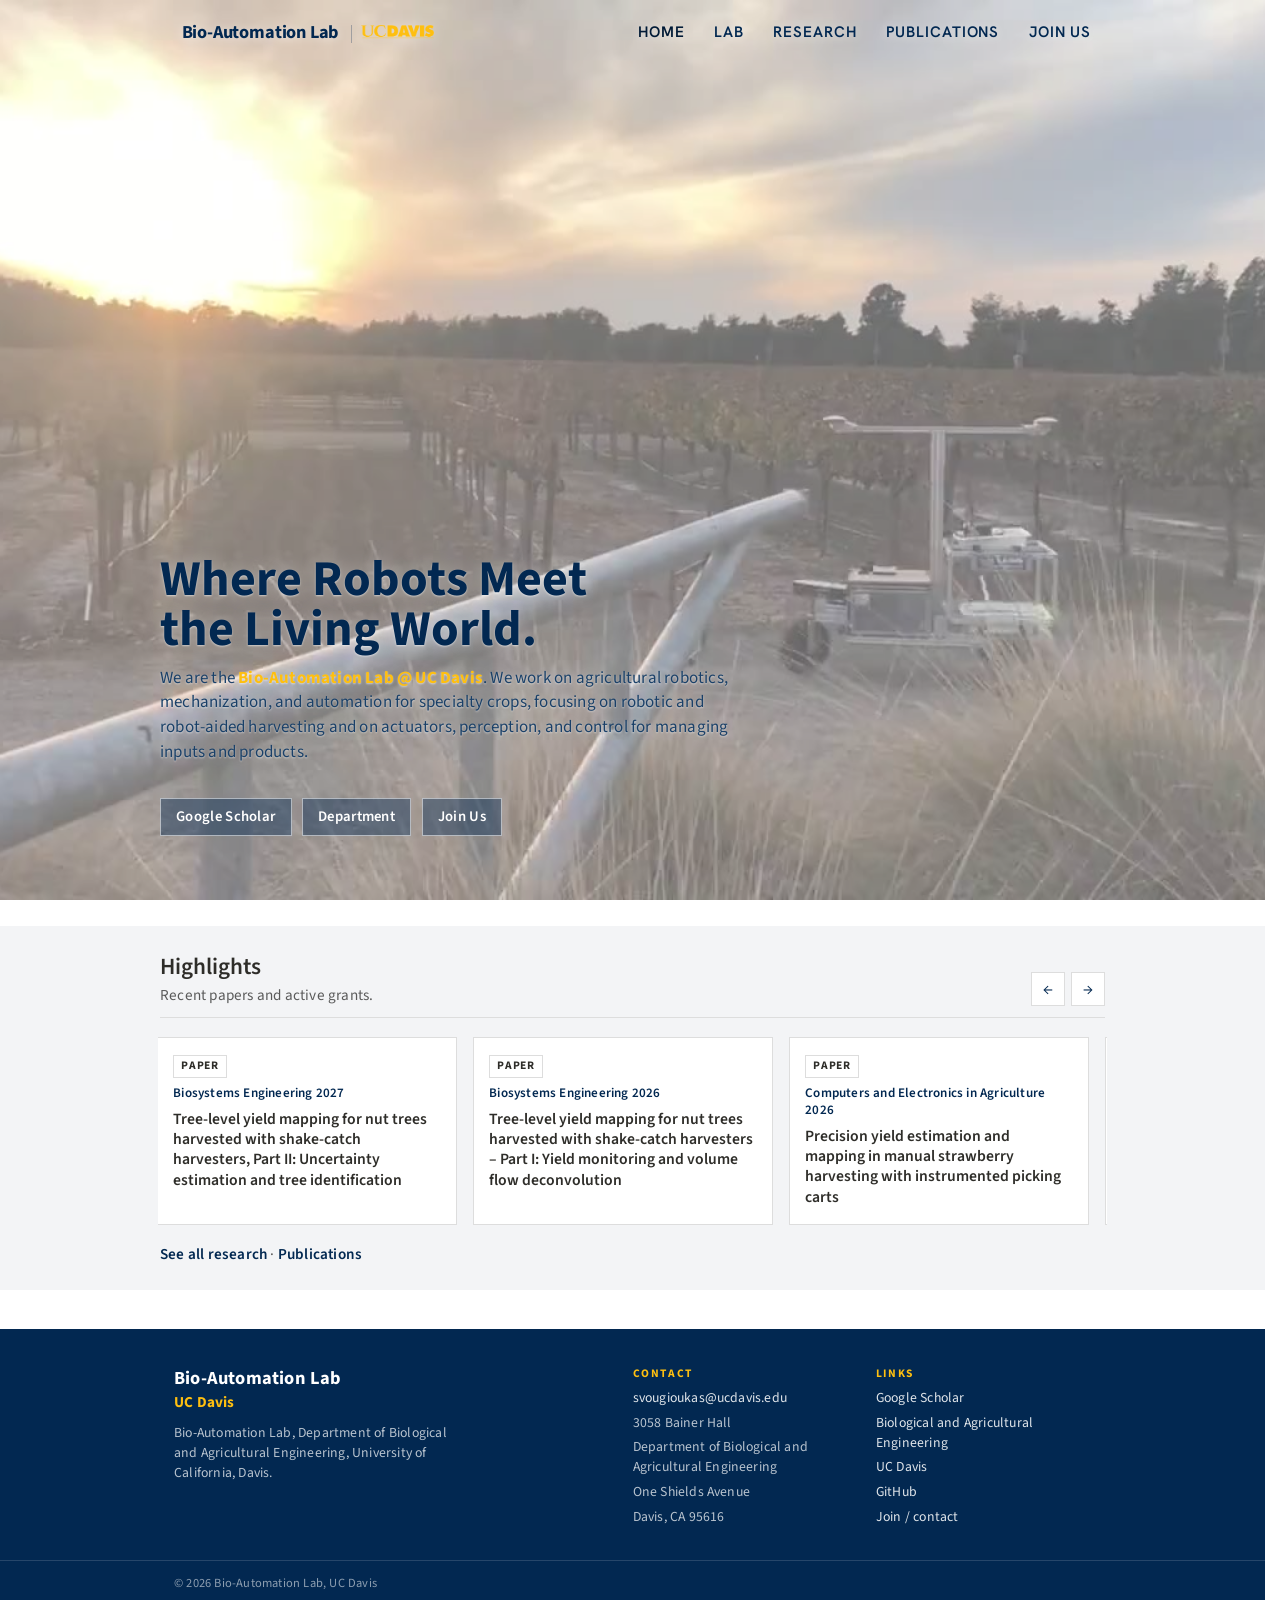
<file: index.html>
<!DOCTYPE html>
<html lang="en">
<head>
  <meta charset="UTF-8">
  <meta name="viewport" content="width=device-width, initial-scale=1">
  <title>Bio-Automation Lab</title>
  <meta name="description" content="Bio-Automation Lab at UC Davis. Agricultural robotics, mechanization, and automation for specialty crops.">
  <link rel="icon" href="assets/favicon.svg" type="image/svg+xml">
  <link rel="preconnect" href="https://fonts.googleapis.com">
  <link rel="preconnect" href="https://fonts.gstatic.com" crossorigin>
  <link href="https://fonts.googleapis.com/css2?family=Hanken+Grotesk:wght@400;500;600;700&family=Source+Sans+3:wght@400;600;700&display=swap" rel="stylesheet">
  <link rel="stylesheet" href="css/style.css?v=28">
</head>
<body class="home">
  <header id="header">
    <div class="bar">
      <a class="site-brand" href="index.html">
        <span class="site-brand-name">Bio-Automation Lab</span>
        <img class="site-brand-uni" src="assets/uc-davis-wordmark.png" alt="UC Davis" width="73" height="19">
      </a>
      <nav>
        <a href="index.html" class="current">Home</a>
        <a href="lab.html">Lab</a>
        <a href="research.html">Research</a>
        <a href="publications.html">Publications</a>
        <a href="contact.html">Join Us</a>
      </nav>
    </div>
  </header>
  <script>
    (function () {
      var header = document.getElementById("header");
      var hero = document.querySelector(".hero");
      if (!header) return;
      function syncHeader() {
        var threshold = hero ? Math.max(80, hero.offsetHeight * 0.72) : 80;
        header.classList.toggle("is-solid", window.scrollY > threshold);
      }
      syncHeader();
      window.addEventListener("scroll", syncHeader, { passive: true });
      window.addEventListener("resize", syncHeader);
    })();
  </script>

  <div class="hero">
    <video
      class="hero-bg-video"
      autoplay
      muted
      loop
      playsinline
      preload="metadata"
      poster="assets/home-robots-reel.jpg"
      aria-hidden="true"
    >
      <source src="assets/home-robots-reel.mp4" type="video/mp4">
    </video>
    <div class="hero-copy">
      <h1>Where Robots Meet<br>the Living World.</h1>
      <p>We are the <span class="accent">Bio-Automation Lab @ UC Davis</span>. We work on agricultural robotics, mechanization, and automation for specialty crops, focusing on robotic and robot-aided harvesting and on actuators, perception, and control for managing inputs and products.</p>
      <div class="hero-links">
        <a href="https://scholar.google.com/citations?user=bbeoNpUAAAAJ&amp;hl=en">Google Scholar</a>
        <a href="https://bae.ucdavis.edu/">Department</a>
        <a href="contact.html">Join Us</a>
      </div>
    </div>
  </div>

  <section class="home-highlights" aria-labelledby="highlights-title">
    <div class="section-head">
      <div>
        <h2 id="highlights-title">Highlights</h2>
        <p class="section-kicker">Recent papers and active grants.</p>
      </div>
      <div class="roller-controls">
        <button class="roller-btn" type="button" data-roll="-1" aria-label="Previous highlight">&#8592;</button>
        <button class="roller-btn" type="button" data-roll="1" aria-label="Next highlight">&#8594;</button>
      </div>
    </div>
    <div class="roller" id="home-highlights">
      <div class="roller-track"></div>
    </div>
    <p class="highlights-more"><a href="research.html">See all research</a> · <a href="publications.html">Publications</a></p>
  </section>

  <script src="js/highlights.js?v=3"></script>
  <footer class="site-footer" id="site-footer">
    <div class="wrap">
      <div>
        <p class="brand">Bio-Automation Lab<br><span class="brand-uni">UC Davis</span></p>
        <p>Bio-Automation Lab, Department of Biological and Agricultural Engineering, University of California, Davis.</p>
      </div>
      <div>
        <h2>Contact</h2>
        <ul>
          <li><a href="mailto:svougioukas@ucdavis.edu">svougioukas@ucdavis.edu</a></li>
          <li>3058 Bainer Hall</li>
          <li>Department of Biological and Agricultural Engineering</li>
          <li>One Shields Avenue</li>
          <li>Davis, CA 95616</li>
        </ul>
      </div>
      <div>
        <h2>Links</h2>
        <ul>
          <li><a href="https://scholar.google.com/citations?user=bbeoNpUAAAAJ&amp;hl=en">Google Scholar</a></li>
          <li><a href="https://bae.ucdavis.edu/">Biological and Agricultural Engineering</a></li>
          <li><a href="https://www.ucdavis.edu/">UC Davis</a></li>
          <li><a href="https://github.com/yogesh2850/bal_website">GitHub</a></li>
          <li><a href="contact.html">Join / contact</a></li>
        </ul>
      </div>
    </div>
    <div class="footer-base"><div class="wrap">&copy; 2026 Bio-Automation Lab, UC Davis</div></div>
  </footer>

</body>
</html>
</file>
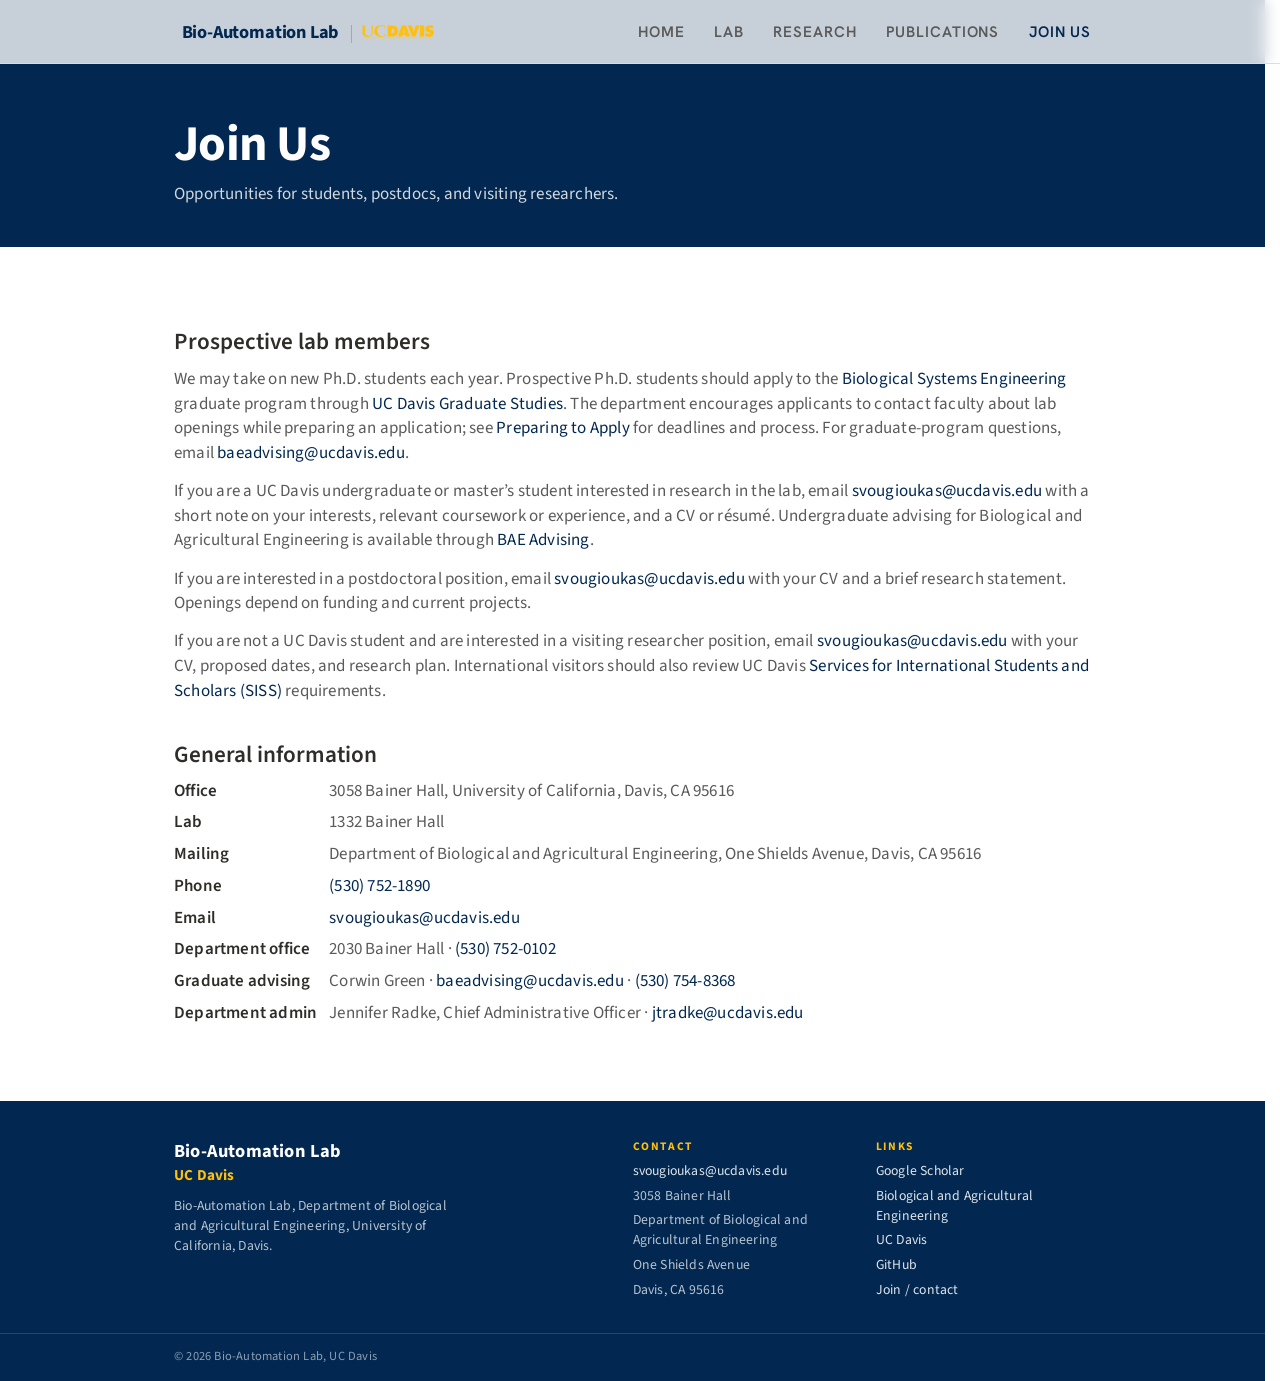
<file: contact.html>
<!DOCTYPE html>
<html lang="en">
<head>
  <meta charset="UTF-8">
  <meta name="viewport" content="width=device-width, initial-scale=1">
  <title>Join Us — Bio-Automation Lab</title>
  <meta name="description" content="Join the Bio-Automation Lab at UC Davis: Ph.D., undergraduate, postdoc, and visiting research opportunities.">
  <link rel="icon" href="assets/favicon.svg" type="image/svg+xml">
  <link rel="preconnect" href="https://fonts.googleapis.com">
  <link rel="preconnect" href="https://fonts.gstatic.com" crossorigin>
  <link href="https://fonts.googleapis.com/css2?family=Hanken+Grotesk:wght@400;500;600;700&family=Source+Sans+3:wght@400;600;700&display=swap" rel="stylesheet">
  <link rel="stylesheet" href="css/style.css?v=28">
</head>
<body class="page">
  <header id="header">
    <div class="bar">
      <a class="site-brand" href="index.html">
        <span class="site-brand-name">Bio-Automation Lab</span>
        <img class="site-brand-uni" src="assets/uc-davis-wordmark.png" alt="UC Davis" width="73" height="19">
      </a>
      <nav>
        <a href="index.html">Home</a>
        <a href="lab.html">Lab</a>
        <a href="research.html">Research</a>
        <a href="publications.html">Publications</a>
        <a href="contact.html" class="current">Join Us</a>
      </nav>
    </div>
  </header>

  <div class="page-head">
    <div class="page-wrap">
      <h1>Join Us</h1>
      <p>Opportunities for students, postdocs, and visiting researchers.</p>
    </div>
  </div>

  <section class="page-section">
    <div class="page-wrap">
      <div class="prose">
        <h2>Prospective lab members</h2>
        <p>We may take on new Ph.D. students each year. Prospective Ph.D. students should apply to the <a href="https://bae.ucdavis.edu/graduate">Biological Systems Engineering</a> graduate program through <a href="https://grad.ucdavis.edu/apply">UC Davis Graduate Studies</a>. The department encourages applicants to contact faculty about lab openings while preparing an application; see <a href="https://bae.ucdavis.edu/graduate/preparing-to-apply">Preparing to Apply</a> for deadlines and process. For graduate-program questions, email <a href="mailto:baeadvising@ucdavis.edu">baeadvising@ucdavis.edu</a>.</p>
        <p>If you are a UC Davis undergraduate or master’s student interested in research in the lab, email <a href="mailto:svougioukas@ucdavis.edu">svougioukas@ucdavis.edu</a> with a short note on your interests, relevant coursework or experience, and a CV or résumé. Undergraduate advising for Biological and Agricultural Engineering is available through <a href="https://bae.ucdavis.edu/undergraduate-advising">BAE Advising</a>.</p>
        <p>If you are interested in a postdoctoral position, email <a href="mailto:svougioukas@ucdavis.edu">svougioukas@ucdavis.edu</a> with your CV and a brief research statement. Openings depend on funding and current projects.</p>
        <p>If you are not a UC Davis student and are interested in a visiting researcher position, email <a href="mailto:svougioukas@ucdavis.edu">svougioukas@ucdavis.edu</a> with your CV, proposed dates, and research plan. International visitors should also review UC Davis <a href="https://siss.ucdavis.edu/">Services for International Students and Scholars (SISS)</a> requirements.</p>

        <h2>General information</h2>
        <ul class="contact-block">
          <li><span class="label">Office</span> 3058 Bainer Hall, University of California, Davis, CA 95616</li>
          <li><span class="label">Lab</span> 1332 Bainer Hall</li>
          <li><span class="label">Mailing</span> Department of Biological and Agricultural Engineering, One Shields Avenue, Davis, CA 95616</li>
          <li><span class="label">Phone</span> <a href="tel:+15307521890">(530) 752-1890</a></li>
          <li><span class="label">Email</span> <a href="mailto:svougioukas@ucdavis.edu">svougioukas@ucdavis.edu</a></li>
          <li><span class="label">Department office</span> 2030 Bainer Hall · <a href="tel:+15307520102">(530) 752-0102</a></li>
          <li><span class="label">Graduate advising</span> Corwin Green · <a href="mailto:baeadvising@ucdavis.edu">baeadvising@ucdavis.edu</a> · <a href="tel:+15307548368">(530) 754-8368</a></li>
          <li><span class="label">Department admin</span> Jennifer Radke, Chief Administrative Officer · <a href="mailto:jtradke@ucdavis.edu">jtradke@ucdavis.edu</a></li>
        </ul>
      </div>
    </div>
  </section>

  <footer class="site-footer" id="site-footer">
    <div class="wrap">
      <div>
        <p class="brand">Bio-Automation Lab<br><span class="brand-uni">UC Davis</span></p>
        <p>Bio-Automation Lab, Department of Biological and Agricultural Engineering, University of California, Davis.</p>
      </div>
      <div>
        <h2>Contact</h2>
        <ul>
          <li><a href="mailto:svougioukas@ucdavis.edu">svougioukas@ucdavis.edu</a></li>
          <li>3058 Bainer Hall</li>
          <li>Department of Biological and Agricultural Engineering</li>
          <li>One Shields Avenue</li>
          <li>Davis, CA 95616</li>
        </ul>
      </div>
      <div>
        <h2>Links</h2>
        <ul>
          <li><a href="https://scholar.google.com/citations?user=bbeoNpUAAAAJ&amp;hl=en">Google Scholar</a></li>
          <li><a href="https://bae.ucdavis.edu/">Biological and Agricultural Engineering</a></li>
          <li><a href="https://www.ucdavis.edu/">UC Davis</a></li>
          <li><a href="https://github.com/yogesh2850/bal_website">GitHub</a></li>
          <li><a href="contact.html">Join / contact</a></li>
        </ul>
      </div>
    </div>
    <div class="footer-base"><div class="wrap">&copy; 2026 Bio-Automation Lab, UC Davis</div></div>
  </footer>

</body>
</html>
</file>
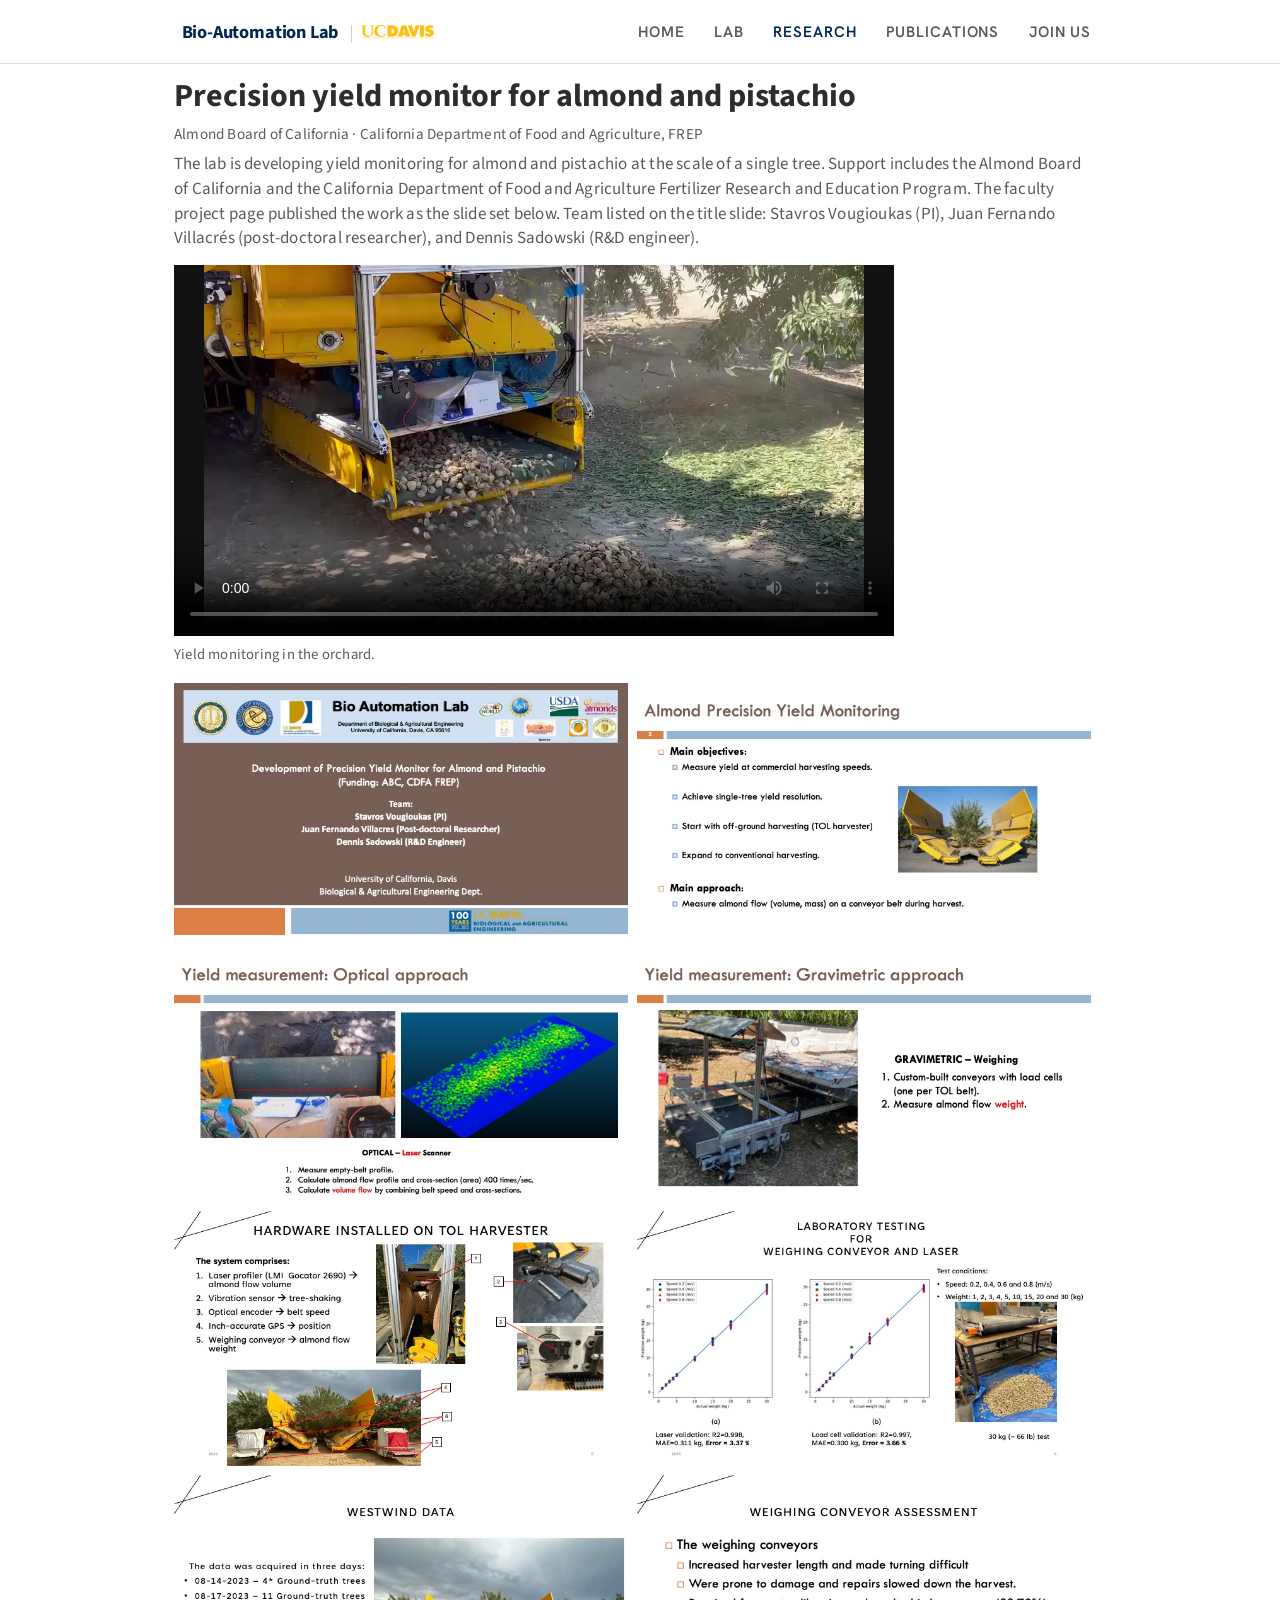
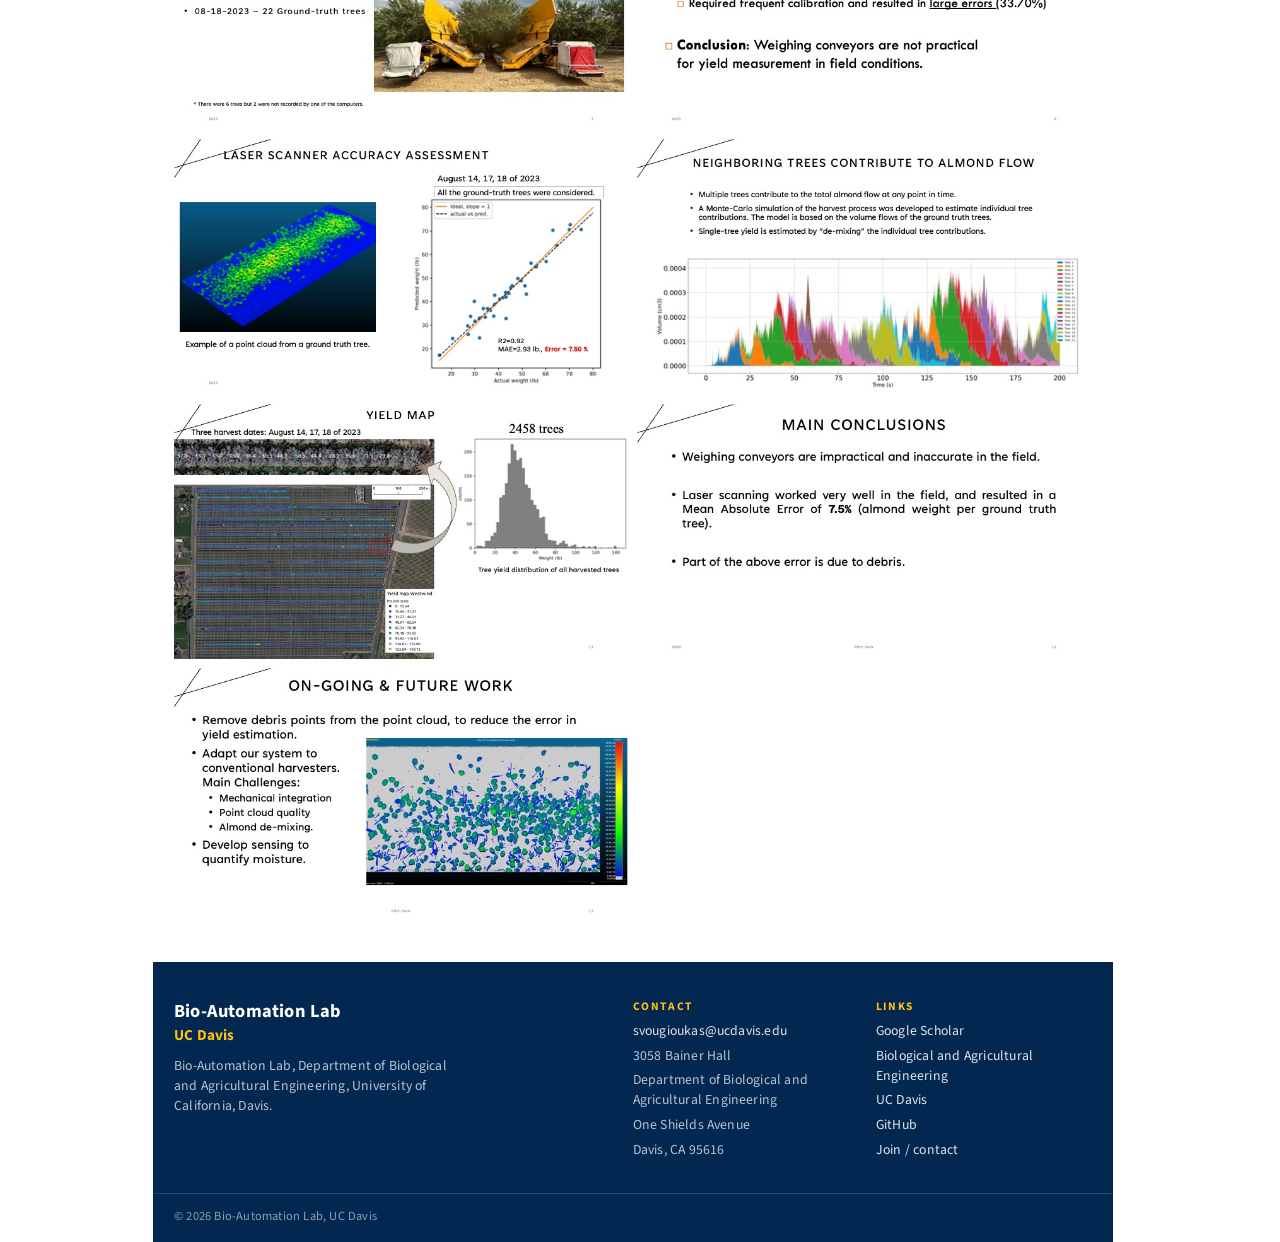
<file: project-almond.html>
<!DOCTYPE html>
<html lang="en">
<head>
  <meta charset="UTF-8">
  <meta name="viewport" content="width=device-width, initial-scale=1">
  <title>Almond yield monitor — Bio-Automation Lab</title>
  <link rel="icon" href="assets/favicon.svg" type="image/svg+xml">
  <link rel="preconnect" href="https://fonts.googleapis.com">
  <link rel="preconnect" href="https://fonts.gstatic.com" crossorigin>
  <link href="https://fonts.googleapis.com/css2?family=Hanken+Grotesk:wght@400;500;600;700&family=Source+Sans+3:wght@400;600;700&display=swap" rel="stylesheet">
  <link rel="stylesheet" href="css/style.css?v=28">
</head>
<body>
  <header id="header">
    <div class="bar">
      <a class="site-brand" href="index.html">
        <span class="site-brand-name">Bio-Automation Lab</span>
        <img class="site-brand-uni" src="assets/uc-davis-wordmark.png" alt="UC Davis" width="73" height="19">
      </a>
      <nav>
        <a href="index.html">Home</a>
        <a href="lab.html">Lab</a>
        <a href="research.html" class="current">Research</a>
        <a href="publications.html">Publications</a>
        <a href="contact.html">Join Us</a>
      </nav>
    </div>
  </header>

  <article class="prose">
    <h1 style="font-size:2rem; margin-top:1.4rem">Precision yield monitor for almond and pistachio</h1>
    <p class="meta">Almond Board of California · California Department of Food and Agriculture, FREP</p>
    <p>The lab is developing yield monitoring for almond and pistachio at the scale of a single tree. Support includes the Almond Board of California and the California Department of Food and Agriculture Fertilizer Research and Education Program. The faculty project page published the work as the slide set below. Team listed on the title slide: Stavros Vougioukas (PI), Juan Fernando Villacrés (post-doctoral researcher), and Dennis Sadowski (R&amp;D engineer).</p>
    <div class="video">
      <video controls preload="metadata" playsinline poster="assets/almond-yield-card.jpg">
        <source src="assets/almond-yield.mp4" type="video/mp4">
      </video>
    </div>
    <p class="video-caption">Yield monitoring in the orchard.</p>
    <div class="gallery">
      <img src="assets/almond-1.jpg" alt="Title slide: Development of Precision Yield Monitor for Almond and Pistachio">
      <img src="assets/almond-2.jpg" alt="Almond yield monitor project slide 2">
      <img src="assets/almond-3.jpg" alt="Almond yield monitor project slide 3">
      <img src="assets/almond-4.jpg" alt="Almond yield monitor project slide 4">
      <img src="assets/almond-5.jpg" alt="Almond yield monitor project slide 5">
      <img src="assets/almond-6.jpg" alt="Almond yield monitor project slide 6">
      <img src="assets/almond-7.jpg" alt="Almond yield monitor project slide 7">
      <img src="assets/almond-8.jpg" alt="Almond yield monitor project slide 8">
      <img src="assets/almond-9.jpg" alt="Almond yield monitor project slide 9">
      <img src="assets/almond-10.jpg" alt="Almond yield monitor project slide 10">
      <img src="assets/almond-11.jpg" alt="Almond yield monitor project slide 11">
      <img src="assets/almond-12.jpg" alt="Almond yield monitor project slide 12">
      <img src="assets/almond-13.jpg" alt="Almond yield monitor project slide 13">
    </div>
  </article>
  <footer class="site-footer" id="site-footer">
    <div class="wrap">
      <div>
        <p class="brand">Bio-Automation Lab<br><span class="brand-uni">UC Davis</span></p>
        <p>Bio-Automation Lab, Department of Biological and Agricultural Engineering, University of California, Davis.</p>
      </div>
      <div>
        <h2>Contact</h2>
        <ul>
          <li><a href="mailto:svougioukas@ucdavis.edu">svougioukas@ucdavis.edu</a></li>
          <li>3058 Bainer Hall</li>
          <li>Department of Biological and Agricultural Engineering</li>
          <li>One Shields Avenue</li>
          <li>Davis, CA 95616</li>
        </ul>
      </div>
      <div>
        <h2>Links</h2>
        <ul>
          <li><a href="https://scholar.google.com/citations?user=bbeoNpUAAAAJ&amp;hl=en">Google Scholar</a></li>
          <li><a href="https://bae.ucdavis.edu/">Biological and Agricultural Engineering</a></li>
          <li><a href="https://www.ucdavis.edu/">UC Davis</a></li>
          <li><a href="https://github.com/yogesh2850/bal_website">GitHub</a></li>
          <li><a href="contact.html">Join / contact</a></li>
        </ul>
      </div>
    </div>
    <div class="footer-base"><div class="wrap">&copy; 2026 Bio-Automation Lab, UC Davis</div></div>
  </footer>

</body>
</html>
</file>
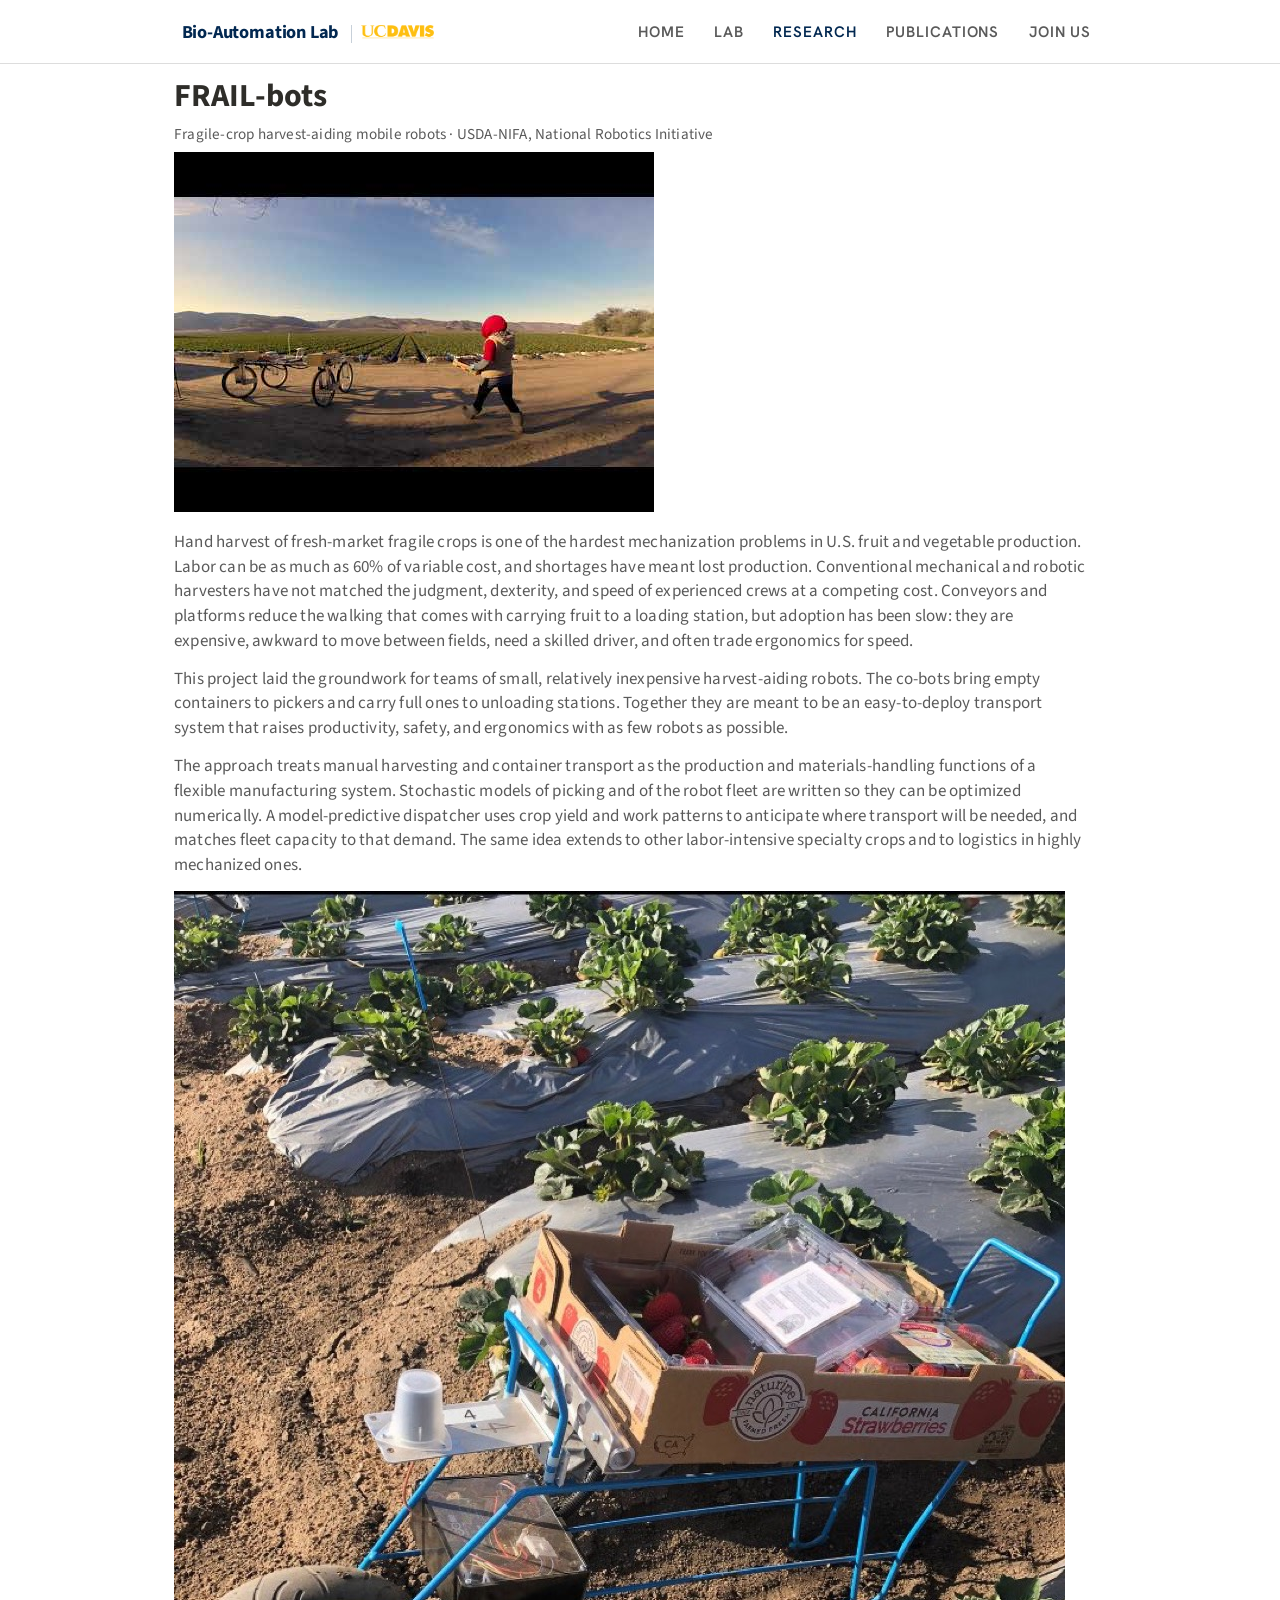
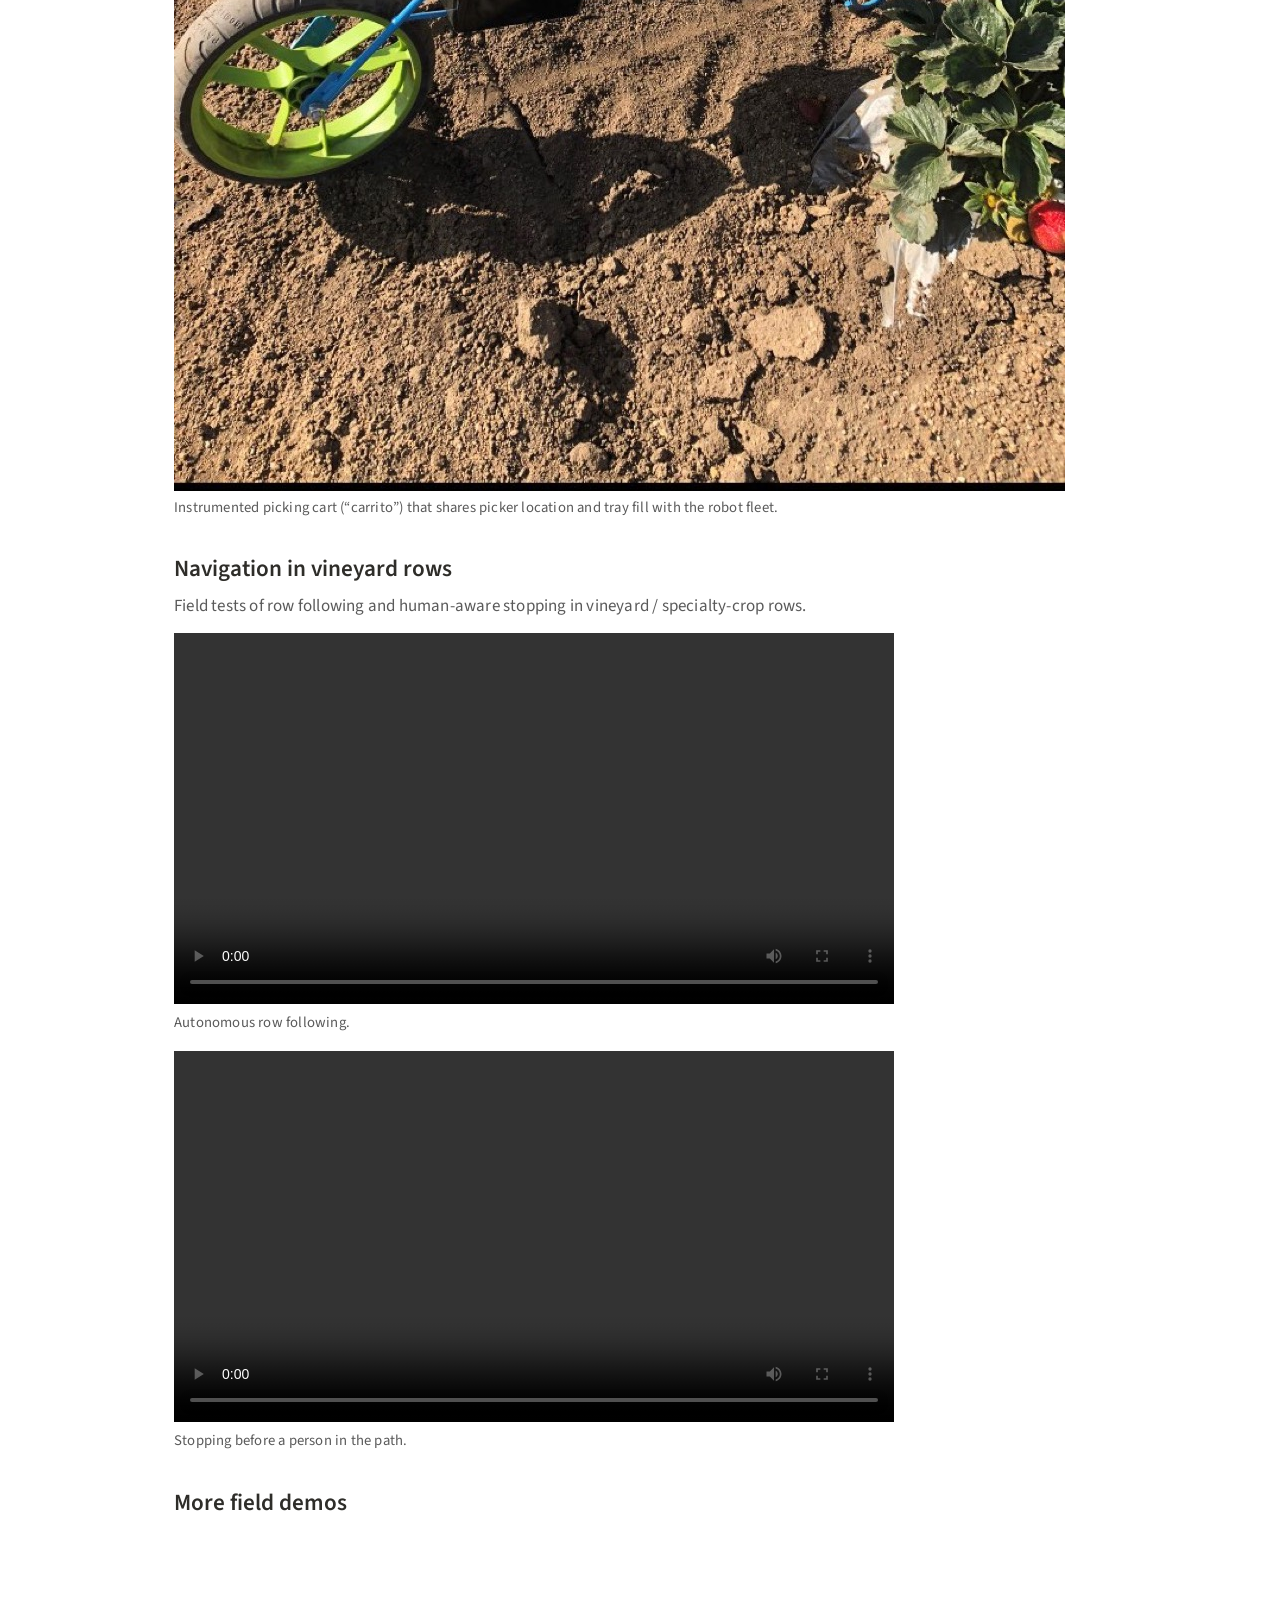
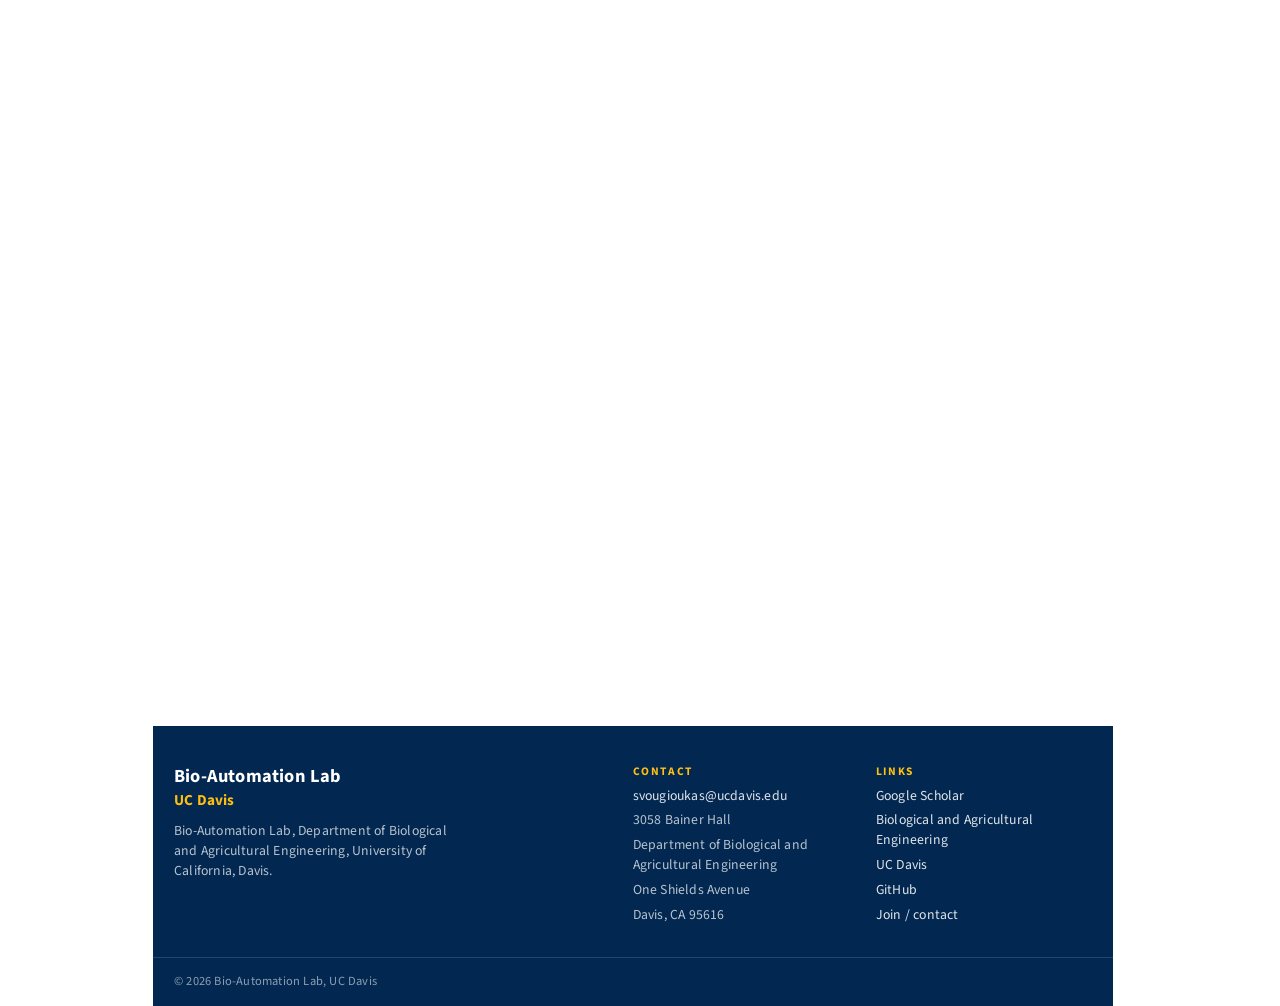
<file: project-frailbots.html>
<!DOCTYPE html>
<html lang="en">
<head>
  <meta charset="UTF-8">
  <meta name="viewport" content="width=device-width, initial-scale=1">
  <title>FRAIL-bots — Bio-Automation Lab</title>
  <link rel="icon" href="assets/favicon.svg" type="image/svg+xml">
  <link rel="preconnect" href="https://fonts.googleapis.com">
  <link rel="preconnect" href="https://fonts.gstatic.com" crossorigin>
  <link href="https://fonts.googleapis.com/css2?family=Hanken+Grotesk:wght@400;500;600;700&family=Source+Sans+3:wght@400;600;700&display=swap" rel="stylesheet">
  <link rel="stylesheet" href="css/style.css?v=28">
</head>
<body>
  <header id="header">
    <div class="bar">
      <a class="site-brand" href="index.html">
        <span class="site-brand-name">Bio-Automation Lab</span>
        <img class="site-brand-uni" src="assets/uc-davis-wordmark.png" alt="UC Davis" width="73" height="19">
      </a>
      <nav>
        <a href="index.html">Home</a>
        <a href="lab.html">Lab</a>
        <a href="research.html" class="current">Research</a>
        <a href="publications.html">Publications</a>
        <a href="contact.html">Join Us</a>
      </nav>
    </div>
  </header>

  <article class="prose">
    <h1 style="font-size:2rem; margin-top:1.4rem">FRAIL-bots</h1>
    <p class="meta">Fragile-crop harvest-aiding mobile robots · USDA-NIFA, National Robotics Initiative</p>
    <figure class="figure">
      <img src="assets/frailbots.jpg" alt="A worker walking a strawberry row with small harvest-aid robots behind them">
    </figure>
    <p>Hand harvest of fresh-market fragile crops is one of the hardest mechanization problems in U.S. fruit and vegetable production. Labor can be as much as 60% of variable cost, and shortages have meant lost production. Conventional mechanical and robotic harvesters have not matched the judgment, dexterity, and speed of experienced crews at a competing cost. Conveyors and platforms reduce the walking that comes with carrying fruit to a loading station, but adoption has been slow: they are expensive, awkward to move between fields, need a skilled driver, and often trade ergonomics for speed.</p>
    <p>This project laid the groundwork for teams of small, relatively inexpensive harvest-aiding robots. The co-bots bring empty containers to pickers and carry full ones to unloading stations. Together they are meant to be an easy-to-deploy transport system that raises productivity, safety, and ergonomics with as few robots as possible.</p>
    <p>The approach treats manual harvesting and container transport as the production and materials-handling functions of a flexible manufacturing system. Stochastic models of picking and of the robot fleet are written so they can be optimized numerically. A model-predictive dispatcher uses crop yield and work patterns to anticipate where transport will be needed, and matches fleet capacity to that demand. The same idea extends to other labor-intensive specialty crops and to logistics in highly mechanized ones.</p>
    <figure class="figure">
      <img src="assets/carrito.jpg" alt="Instrumented strawberry picking cart (carrito) used with FRAIL-bots">
      <figcaption>Instrumented picking cart (“carrito”) that shares picker location and tray fill with the robot fleet.</figcaption>
    </figure>
    <h2>Navigation in vineyard rows</h2>
    <p>Field tests of row following and human-aware stopping in vineyard / specialty-crop rows.</p>
    <div class="video">
      <video controls preload="metadata" playsinline>
        <source src="assets/frailbot-row-following.mp4" type="video/mp4">
      </video>
    </div>
    <p class="video-caption">Autonomous row following.</p>
    <div class="video">
      <video controls preload="metadata" playsinline>
        <source src="assets/frailbot-stop-before-human.mp4" type="video/mp4">
      </video>
    </div>
    <p class="video-caption">Stopping before a person in the path.</p>
    <h2>More field demos</h2>
    <div class="video">
      <iframe src="https://www.youtube.com/embed/AiRdUr04_YI" title="FRAIL-bots in action" allow="accelerometer; autoplay; clipboard-write; encrypted-media; gyroscope; picture-in-picture" allowfullscreen loading="lazy"></iframe>
    </div>
    <div class="video">
      <iframe src="https://www.youtube.com/embed/LbacidTzIxE" title="Collaborative harvest-aid robots for strawberry harvesting" allow="accelerometer; autoplay; clipboard-write; encrypted-media; gyroscope; picture-in-picture" allowfullscreen loading="lazy"></iframe>
    </div>
  </article>
  <footer class="site-footer" id="site-footer">
    <div class="wrap">
      <div>
        <p class="brand">Bio-Automation Lab<br><span class="brand-uni">UC Davis</span></p>
        <p>Bio-Automation Lab, Department of Biological and Agricultural Engineering, University of California, Davis.</p>
      </div>
      <div>
        <h2>Contact</h2>
        <ul>
          <li><a href="mailto:svougioukas@ucdavis.edu">svougioukas@ucdavis.edu</a></li>
          <li>3058 Bainer Hall</li>
          <li>Department of Biological and Agricultural Engineering</li>
          <li>One Shields Avenue</li>
          <li>Davis, CA 95616</li>
        </ul>
      </div>
      <div>
        <h2>Links</h2>
        <ul>
          <li><a href="https://scholar.google.com/citations?user=bbeoNpUAAAAJ&amp;hl=en">Google Scholar</a></li>
          <li><a href="https://bae.ucdavis.edu/">Biological and Agricultural Engineering</a></li>
          <li><a href="https://www.ucdavis.edu/">UC Davis</a></li>
          <li><a href="https://github.com/yogesh2850/bal_website">GitHub</a></li>
          <li><a href="contact.html">Join / contact</a></li>
        </ul>
      </div>
    </div>
    <div class="footer-base"><div class="wrap">&copy; 2026 Bio-Automation Lab, UC Davis</div></div>
  </footer>

</body>
</html>
</file>
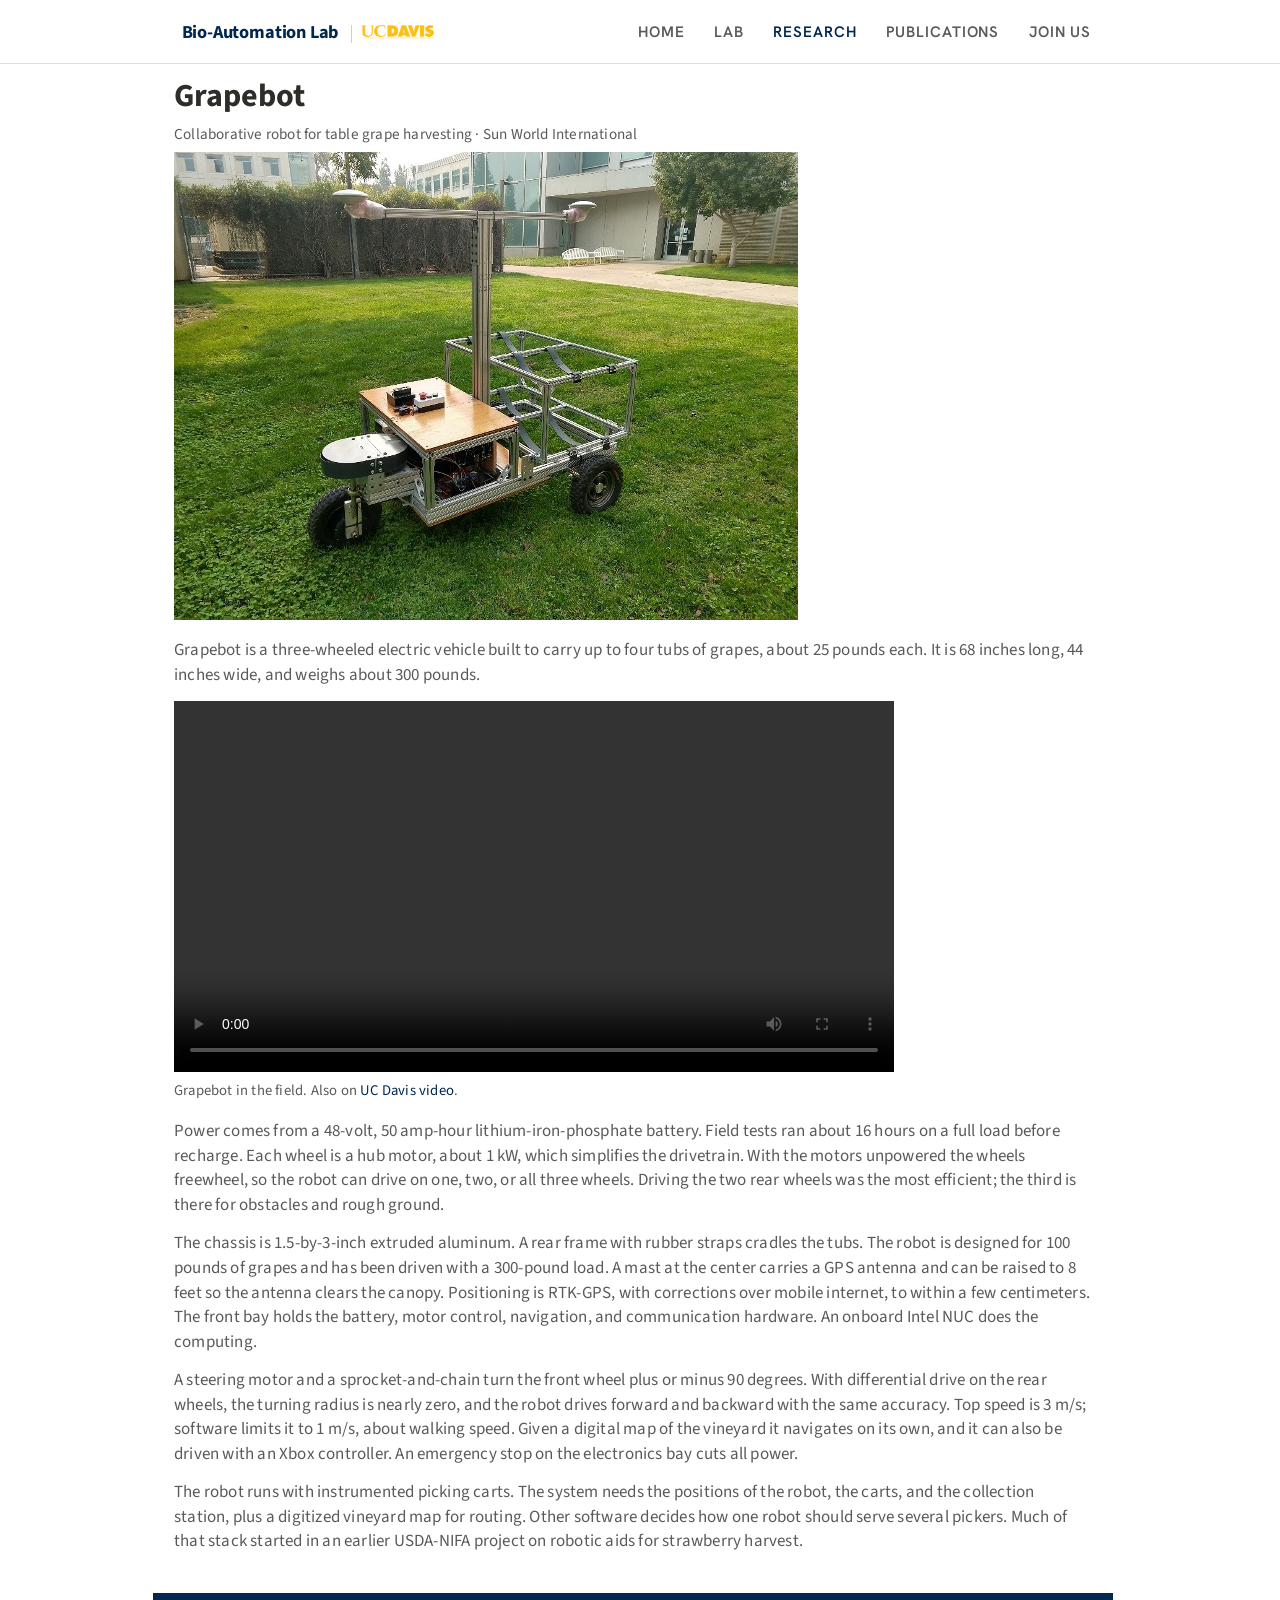
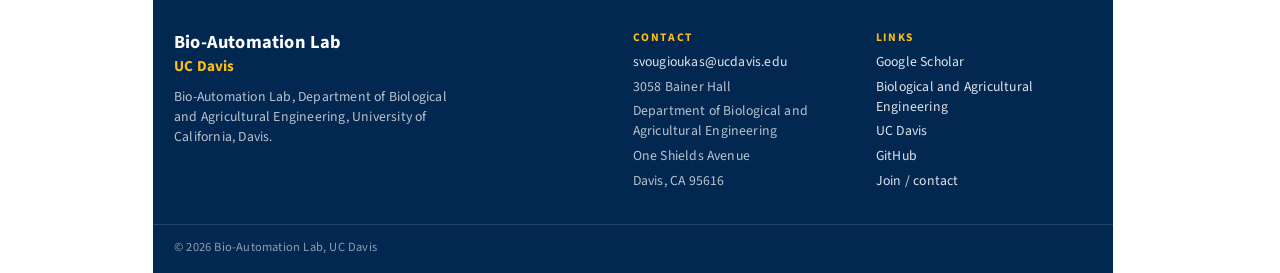
<file: project-grapebot.html>
<!DOCTYPE html>
<html lang="en">
<head>
  <meta charset="UTF-8">
  <meta name="viewport" content="width=device-width, initial-scale=1">
  <title>Grapebot — Bio-Automation Lab</title>
  <link rel="icon" href="assets/favicon.svg" type="image/svg+xml">
  <link rel="preconnect" href="https://fonts.googleapis.com">
  <link rel="preconnect" href="https://fonts.gstatic.com" crossorigin>
  <link href="https://fonts.googleapis.com/css2?family=Hanken+Grotesk:wght@400;500;600;700&family=Source+Sans+3:wght@400;600;700&display=swap" rel="stylesheet">
  <link rel="stylesheet" href="css/style.css?v=28">
</head>
<body>
  <header id="header">
    <div class="bar">
      <a class="site-brand" href="index.html">
        <span class="site-brand-name">Bio-Automation Lab</span>
        <img class="site-brand-uni" src="assets/uc-davis-wordmark.png" alt="UC Davis" width="73" height="19">
      </a>
      <nav>
        <a href="index.html">Home</a>
        <a href="lab.html">Lab</a>
        <a href="research.html" class="current">Research</a>
        <a href="publications.html">Publications</a>
        <a href="contact.html">Join Us</a>
      </nav>
    </div>
  </header>

  <article class="prose">
    <h1 style="font-size:2rem; margin-top:1.4rem">Grapebot</h1>
    <p class="meta">Collaborative robot for table grape harvesting · Sun World International</p>
    <figure class="figure">
      <img src="assets/grapebot.jpg" alt="Grapebot, a three-wheeled robot with a grape-tub frame and a tall sensor mast">
    </figure>
    <p>Grapebot is a three-wheeled electric vehicle built to carry up to four tubs of grapes, about 25 pounds each. It is 68 inches long, 44 inches wide, and weighs about 300 pounds.</p>
    <div class="video">
      <video controls preload="metadata" playsinline>
        <source src="assets/grapebot.mp4" type="video/mp4">
      </video>
    </div>
    <p class="video-caption">Grapebot in the field. Also on <a href="https://video.ucdavis.edu/media/Grapebot/1_ok9hwaji">UC Davis video</a>.</p>
    <p>Power comes from a 48-volt, 50 amp-hour lithium-iron-phosphate battery. Field tests ran about 16 hours on a full load before recharge. Each wheel is a hub motor, about 1 kW, which simplifies the drivetrain. With the motors unpowered the wheels freewheel, so the robot can drive on one, two, or all three wheels. Driving the two rear wheels was the most efficient; the third is there for obstacles and rough ground.</p>
    <p>The chassis is 1.5-by-3-inch extruded aluminum. A rear frame with rubber straps cradles the tubs. The robot is designed for 100 pounds of grapes and has been driven with a 300-pound load. A mast at the center carries a GPS antenna and can be raised to 8 feet so the antenna clears the canopy. Positioning is RTK-GPS, with corrections over mobile internet, to within a few centimeters. The front bay holds the battery, motor control, navigation, and communication hardware. An onboard Intel NUC does the computing.</p>
    <p>A steering motor and a sprocket-and-chain turn the front wheel plus or minus 90 degrees. With differential drive on the rear wheels, the turning radius is nearly zero, and the robot drives forward and backward with the same accuracy. Top speed is 3 m/s; software limits it to 1 m/s, about walking speed. Given a digital map of the vineyard it navigates on its own, and it can also be driven with an Xbox controller. An emergency stop on the electronics bay cuts all power.</p>
    <p>The robot runs with instrumented picking carts. The system needs the positions of the robot, the carts, and the collection station, plus a digitized vineyard map for routing. Other software decides how one robot should serve several pickers. Much of that stack started in an earlier USDA-NIFA project on robotic aids for strawberry harvest.</p>
  </article>
  <footer class="site-footer" id="site-footer">
    <div class="wrap">
      <div>
        <p class="brand">Bio-Automation Lab<br><span class="brand-uni">UC Davis</span></p>
        <p>Bio-Automation Lab, Department of Biological and Agricultural Engineering, University of California, Davis.</p>
      </div>
      <div>
        <h2>Contact</h2>
        <ul>
          <li><a href="mailto:svougioukas@ucdavis.edu">svougioukas@ucdavis.edu</a></li>
          <li>3058 Bainer Hall</li>
          <li>Department of Biological and Agricultural Engineering</li>
          <li>One Shields Avenue</li>
          <li>Davis, CA 95616</li>
        </ul>
      </div>
      <div>
        <h2>Links</h2>
        <ul>
          <li><a href="https://scholar.google.com/citations?user=bbeoNpUAAAAJ&amp;hl=en">Google Scholar</a></li>
          <li><a href="https://bae.ucdavis.edu/">Biological and Agricultural Engineering</a></li>
          <li><a href="https://www.ucdavis.edu/">UC Davis</a></li>
          <li><a href="https://github.com/yogesh2850/bal_website">GitHub</a></li>
          <li><a href="contact.html">Join / contact</a></li>
        </ul>
      </div>
    </div>
    <div class="footer-base"><div class="wrap">&copy; 2026 Bio-Automation Lab, UC Davis</div></div>
  </footer>

</body>
</html>
</file>
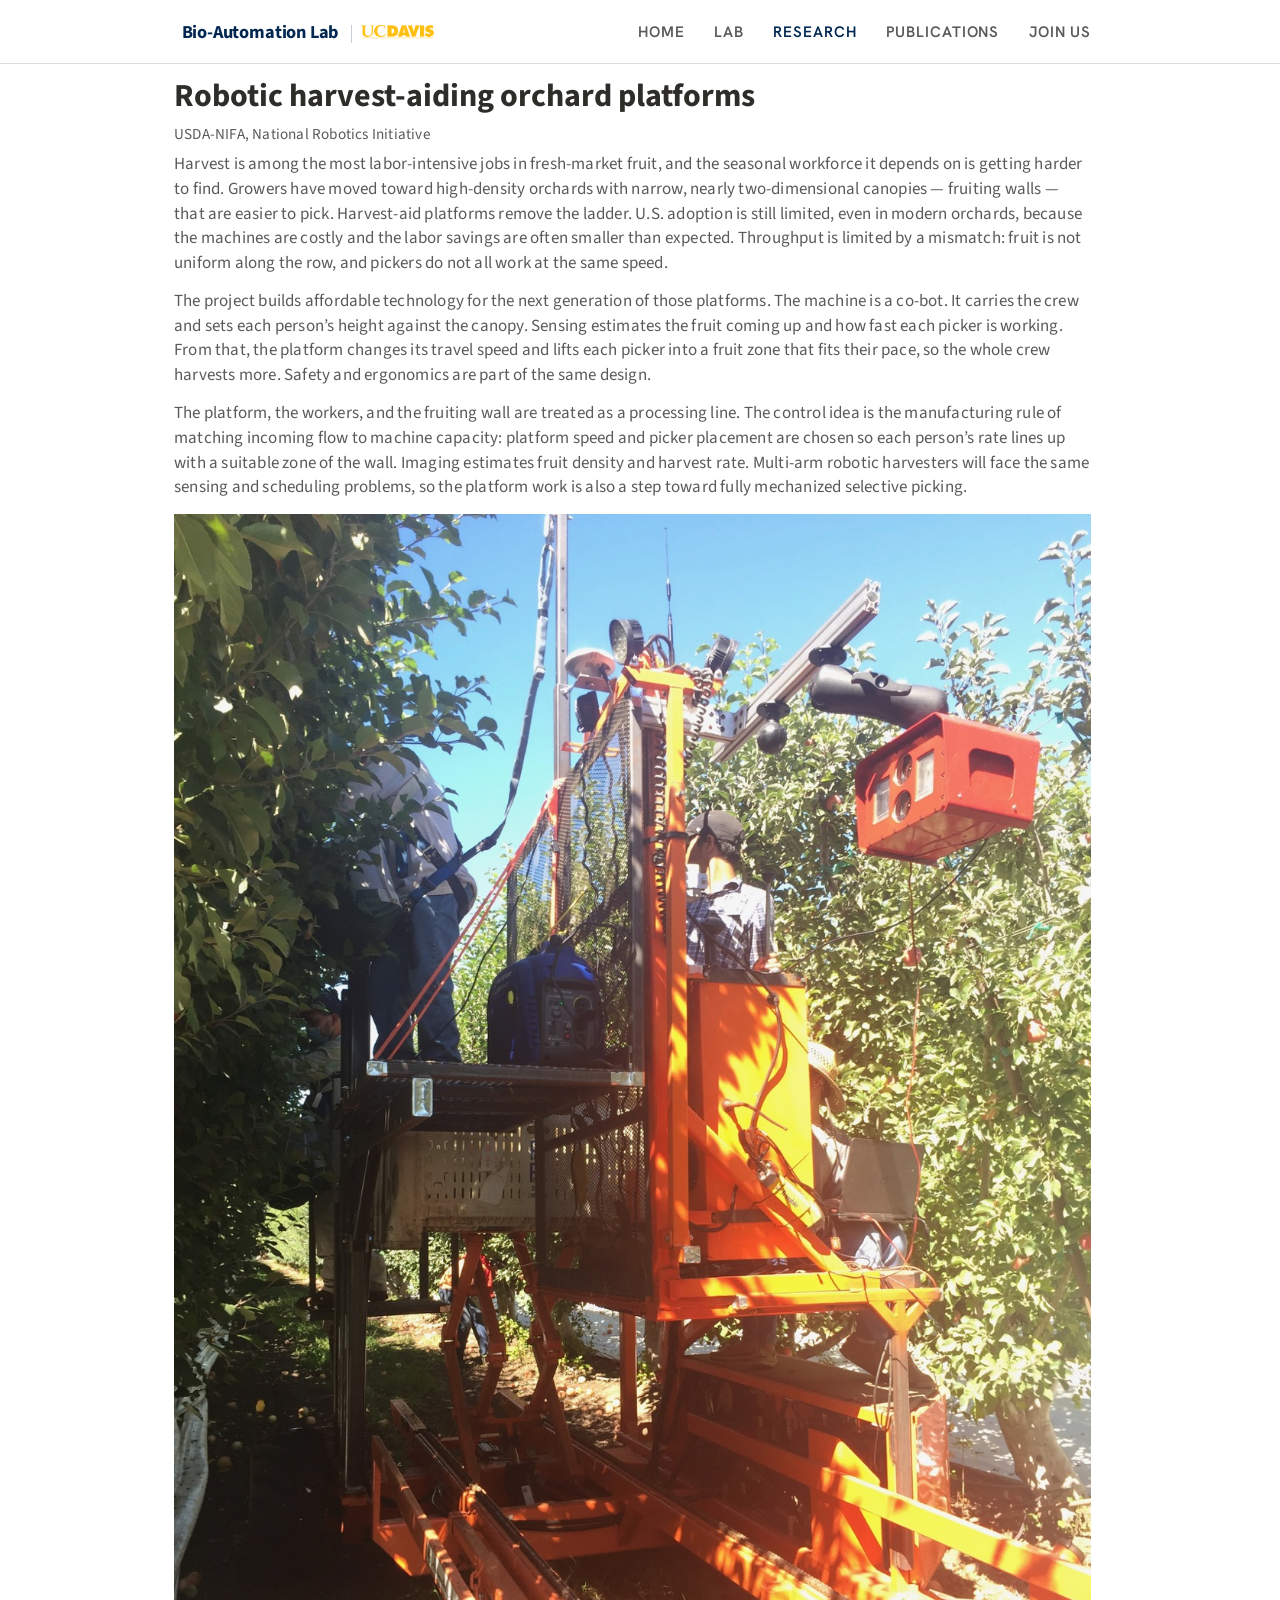
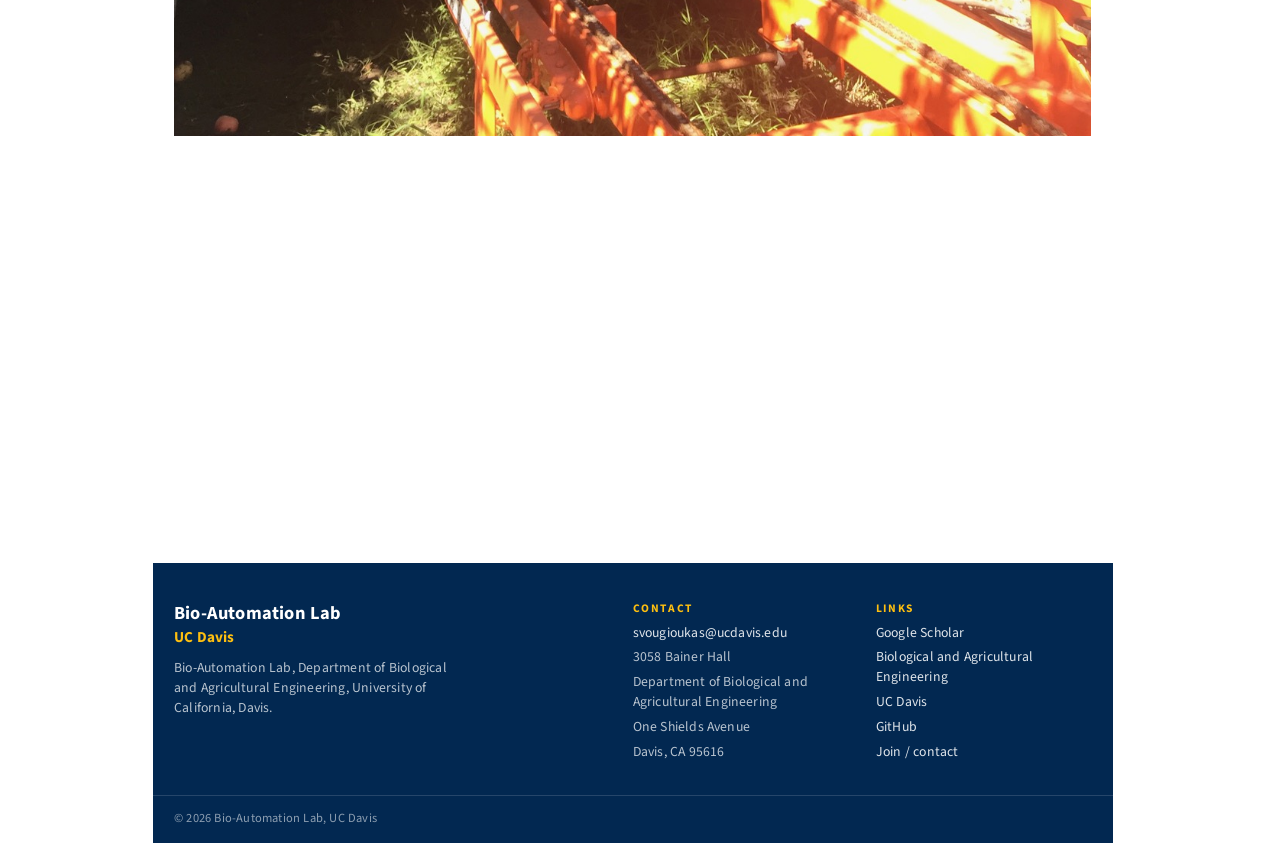
<file: project-orchard-platform.html>
<!DOCTYPE html>
<html lang="en">
<head>
  <meta charset="UTF-8">
  <meta name="viewport" content="width=device-width, initial-scale=1">
  <title>Orchard platforms — Bio-Automation Lab</title>
  <link rel="icon" href="assets/favicon.svg" type="image/svg+xml">
  <link rel="preconnect" href="https://fonts.googleapis.com">
  <link rel="preconnect" href="https://fonts.gstatic.com" crossorigin>
  <link href="https://fonts.googleapis.com/css2?family=Hanken+Grotesk:wght@400;500;600;700&family=Source+Sans+3:wght@400;600;700&display=swap" rel="stylesheet">
  <link rel="stylesheet" href="css/style.css?v=28">
</head>
<body>
  <header id="header">
    <div class="bar">
      <a class="site-brand" href="index.html">
        <span class="site-brand-name">Bio-Automation Lab</span>
        <img class="site-brand-uni" src="assets/uc-davis-wordmark.png" alt="UC Davis" width="73" height="19">
      </a>
      <nav>
        <a href="index.html">Home</a>
        <a href="lab.html">Lab</a>
        <a href="research.html" class="current">Research</a>
        <a href="publications.html">Publications</a>
        <a href="contact.html">Join Us</a>
      </nav>
    </div>
  </header>

  <article class="prose">
    <h1 style="font-size:2rem; margin-top:1.4rem">Robotic harvest-aiding orchard platforms</h1>
    <p class="meta">USDA-NIFA, National Robotics Initiative</p>
    <p>Harvest is among the most labor-intensive jobs in fresh-market fruit, and the seasonal workforce it depends on is getting harder to find. Growers have moved toward high-density orchards with narrow, nearly two-dimensional canopies — fruiting walls — that are easier to pick. Harvest-aid platforms remove the ladder. U.S. adoption is still limited, even in modern orchards, because the machines are costly and the labor savings are often smaller than expected. Throughput is limited by a mismatch: fruit is not uniform along the row, and pickers do not all work at the same speed.</p>
    <p>The project builds affordable technology for the next generation of those platforms. The machine is a co-bot. It carries the crew and sets each person’s height against the canopy. Sensing estimates the fruit coming up and how fast each picker is working. From that, the platform changes its travel speed and lifts each picker into a fruit zone that fits their pace, so the whole crew harvests more. Safety and ergonomics are part of the same design.</p>
    <p>The platform, the workers, and the fruiting wall are treated as a processing line. The control idea is the manufacturing rule of matching incoming flow to machine capacity: platform speed and picker placement are chosen so each person’s rate lines up with a suitable zone of the wall. Imaging estimates fruit density and harvest rate. Multi-arm robotic harvesters will face the same sensing and scheduling problems, so the platform work is also a step toward fully mechanized selective picking.</p>
    <figure class="figure">
      <img src="assets/orchard-platform.jpg" alt="UC Davis co-robotic orchard harvest platform in the field, 2018">
    </figure>
    <div class="video">
      <iframe src="https://www.youtube.com/embed/mIt2-qaO3ds" title="Robotic orchard harvester platform prototype" allow="accelerometer; autoplay; clipboard-write; encrypted-media; gyroscope; picture-in-picture" allowfullscreen loading="lazy"></iframe>
    </div>
  </article>
  <footer class="site-footer" id="site-footer">
    <div class="wrap">
      <div>
        <p class="brand">Bio-Automation Lab<br><span class="brand-uni">UC Davis</span></p>
        <p>Bio-Automation Lab, Department of Biological and Agricultural Engineering, University of California, Davis.</p>
      </div>
      <div>
        <h2>Contact</h2>
        <ul>
          <li><a href="mailto:svougioukas@ucdavis.edu">svougioukas@ucdavis.edu</a></li>
          <li>3058 Bainer Hall</li>
          <li>Department of Biological and Agricultural Engineering</li>
          <li>One Shields Avenue</li>
          <li>Davis, CA 95616</li>
        </ul>
      </div>
      <div>
        <h2>Links</h2>
        <ul>
          <li><a href="https://scholar.google.com/citations?user=bbeoNpUAAAAJ&amp;hl=en">Google Scholar</a></li>
          <li><a href="https://bae.ucdavis.edu/">Biological and Agricultural Engineering</a></li>
          <li><a href="https://www.ucdavis.edu/">UC Davis</a></li>
          <li><a href="https://github.com/yogesh2850/bal_website">GitHub</a></li>
          <li><a href="contact.html">Join / contact</a></li>
        </ul>
      </div>
    </div>
    <div class="footer-base"><div class="wrap">&copy; 2026 Bio-Automation Lab, UC Davis</div></div>
  </footer>

</body>
</html>
</file>
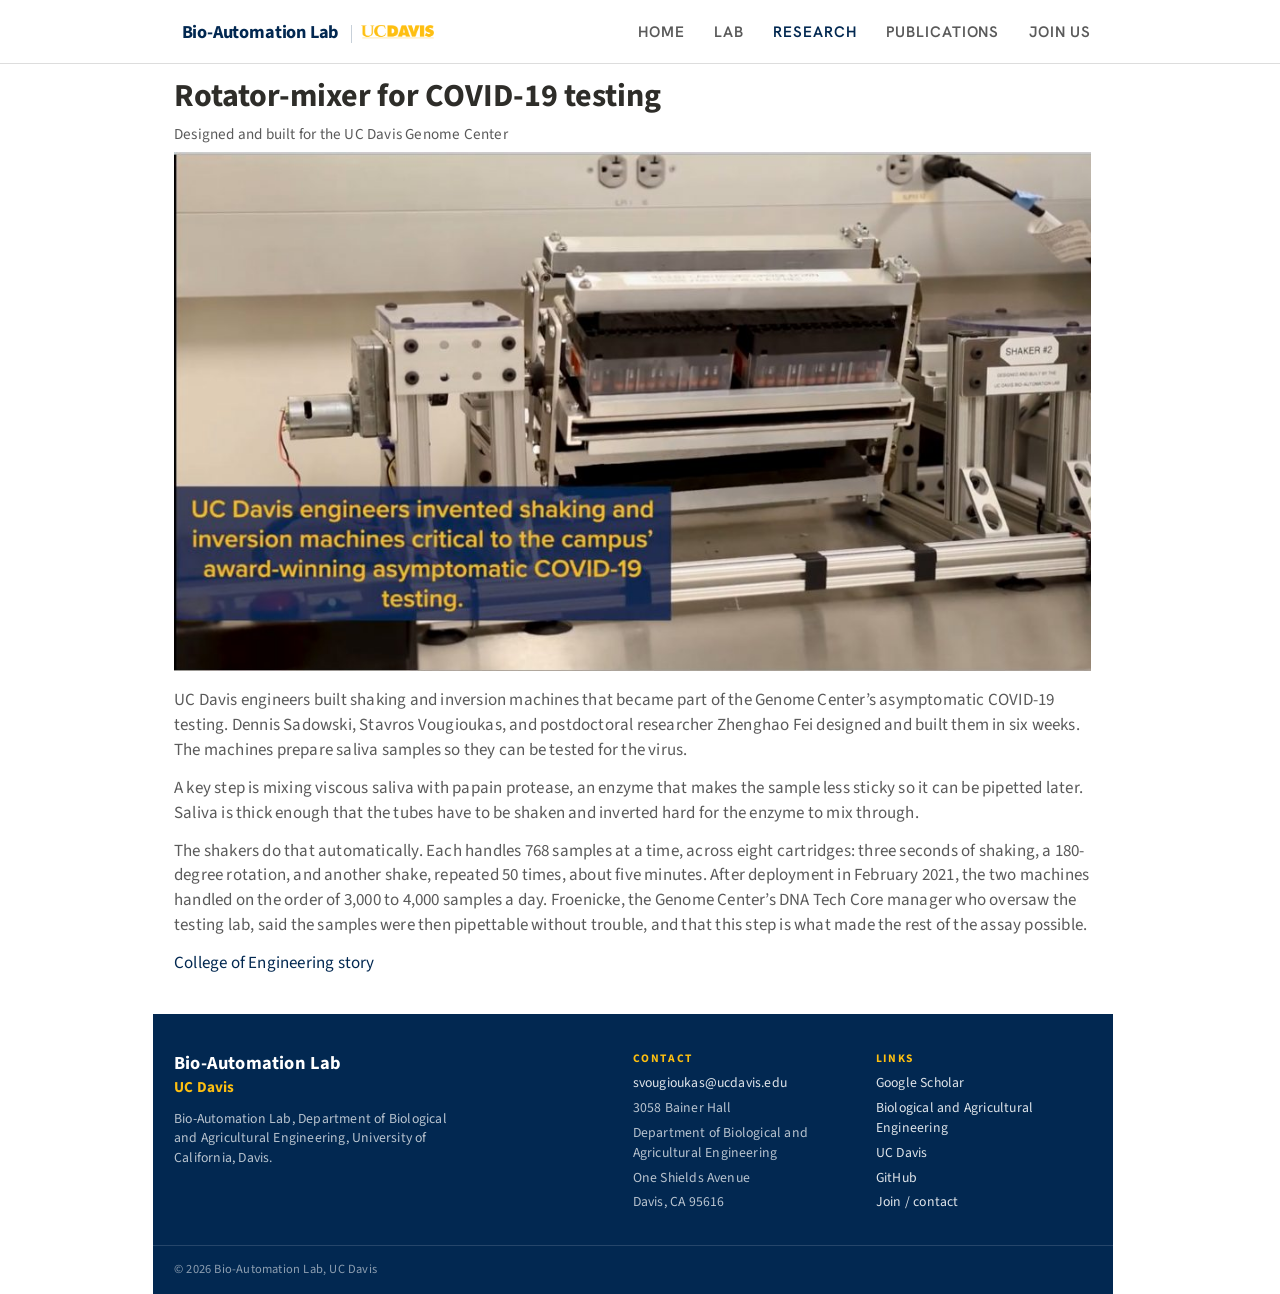
<file: project-shaker.html>
<!DOCTYPE html>
<html lang="en">
<head>
  <meta charset="UTF-8">
  <meta name="viewport" content="width=device-width, initial-scale=1">
  <title>COVID-19 rotator-mixer — Bio-Automation Lab</title>
  <link rel="icon" href="assets/favicon.svg" type="image/svg+xml">
  <link rel="preconnect" href="https://fonts.googleapis.com">
  <link rel="preconnect" href="https://fonts.gstatic.com" crossorigin>
  <link href="https://fonts.googleapis.com/css2?family=Hanken+Grotesk:wght@400;500;600;700&family=Source+Sans+3:wght@400;600;700&display=swap" rel="stylesheet">
  <link rel="stylesheet" href="css/style.css?v=28">
</head>
<body>
  <header id="header">
    <div class="bar">
      <a class="site-brand" href="index.html">
        <span class="site-brand-name">Bio-Automation Lab</span>
        <img class="site-brand-uni" src="assets/uc-davis-wordmark.png" alt="UC Davis" width="73" height="19">
      </a>
      <nav>
        <a href="index.html">Home</a>
        <a href="lab.html">Lab</a>
        <a href="research.html" class="current">Research</a>
        <a href="publications.html">Publications</a>
        <a href="contact.html">Join Us</a>
      </nav>
    </div>
  </header>

  <article class="prose">
    <h1 style="font-size:2rem; margin-top:1.4rem">Rotator-mixer for COVID-19 testing</h1>
    <p class="meta">Designed and built for the UC Davis Genome Center</p>
    <figure class="figure">
      <img src="assets/shaker.jpg" alt="Shaker number 2, a machine that shakes and inverts racks of saliva sample tubes">
    </figure>
    <p>UC Davis engineers built shaking and inversion machines that became part of the Genome Center’s asymptomatic COVID-19 testing. Dennis Sadowski, Stavros Vougioukas, and postdoctoral researcher Zhenghao Fei designed and built them in six weeks. The machines prepare saliva samples so they can be tested for the virus.</p>
    <p>A key step is mixing viscous saliva with papain protease, an enzyme that makes the sample less sticky so it can be pipetted later. Saliva is thick enough that the tubes have to be shaken and inverted hard for the enzyme to mix through.</p>
    <p>The shakers do that automatically. Each handles 768 samples at a time, across eight cartridges: three seconds of shaking, a 180-degree rotation, and another shake, repeated 50 times, about five minutes. After deployment in February 2021, the two machines handled on the order of 3,000 to 4,000 samples a day. Froenicke, the Genome Center’s DNA Tech Core manager who oversaw the testing lab, said the samples were then pipettable without trouble, and that this step is what made the rest of the assay possible.</p>
    <p><a href="https://engineering.ucdavis.edu/news/engineers-invent-machine-shake-uc-davis-covid-19-testing">College of Engineering story</a></p>
  </article>
  <footer class="site-footer" id="site-footer">
    <div class="wrap">
      <div>
        <p class="brand">Bio-Automation Lab<br><span class="brand-uni">UC Davis</span></p>
        <p>Bio-Automation Lab, Department of Biological and Agricultural Engineering, University of California, Davis.</p>
      </div>
      <div>
        <h2>Contact</h2>
        <ul>
          <li><a href="mailto:svougioukas@ucdavis.edu">svougioukas@ucdavis.edu</a></li>
          <li>3058 Bainer Hall</li>
          <li>Department of Biological and Agricultural Engineering</li>
          <li>One Shields Avenue</li>
          <li>Davis, CA 95616</li>
        </ul>
      </div>
      <div>
        <h2>Links</h2>
        <ul>
          <li><a href="https://scholar.google.com/citations?user=bbeoNpUAAAAJ&amp;hl=en">Google Scholar</a></li>
          <li><a href="https://bae.ucdavis.edu/">Biological and Agricultural Engineering</a></li>
          <li><a href="https://www.ucdavis.edu/">UC Davis</a></li>
          <li><a href="https://github.com/yogesh2850/bal_website">GitHub</a></li>
          <li><a href="contact.html">Join / contact</a></li>
        </ul>
      </div>
    </div>
    <div class="footer-base"><div class="wrap">&copy; 2026 Bio-Automation Lab, UC Davis</div></div>
  </footer>

</body>
</html>
</file>
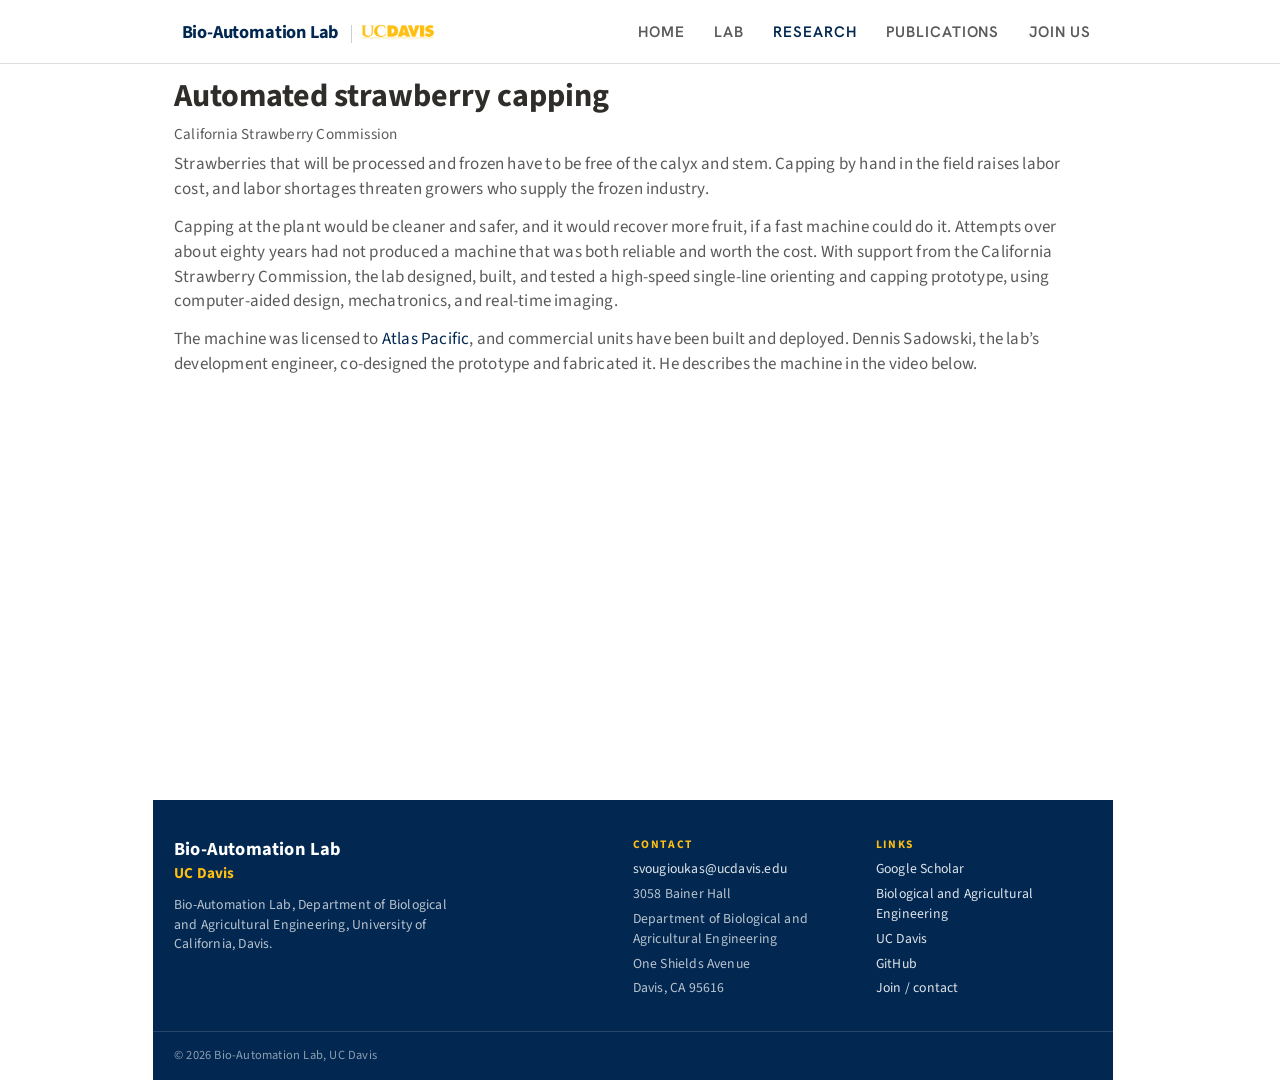
<file: project-strawberry.html>
<!DOCTYPE html>
<html lang="en">
<head>
  <meta charset="UTF-8">
  <meta name="viewport" content="width=device-width, initial-scale=1">
  <title>Strawberry capping — Bio-Automation Lab</title>
  <link rel="icon" href="assets/favicon.svg" type="image/svg+xml">
  <link rel="preconnect" href="https://fonts.googleapis.com">
  <link rel="preconnect" href="https://fonts.gstatic.com" crossorigin>
  <link href="https://fonts.googleapis.com/css2?family=Hanken+Grotesk:wght@400;500;600;700&family=Source+Sans+3:wght@400;600;700&display=swap" rel="stylesheet">
  <link rel="stylesheet" href="css/style.css?v=28">
</head>
<body>
  <header id="header">
    <div class="bar">
      <a class="site-brand" href="index.html">
        <span class="site-brand-name">Bio-Automation Lab</span>
        <img class="site-brand-uni" src="assets/uc-davis-wordmark.png" alt="UC Davis" width="73" height="19">
      </a>
      <nav>
        <a href="index.html">Home</a>
        <a href="lab.html">Lab</a>
        <a href="research.html" class="current">Research</a>
        <a href="publications.html">Publications</a>
        <a href="contact.html">Join Us</a>
      </nav>
    </div>
  </header>

  <article class="prose">
    <h1 style="font-size:2rem; margin-top:1.4rem">Automated strawberry capping</h1>
    <p class="meta">California Strawberry Commission</p>
    <p>Strawberries that will be processed and frozen have to be free of the calyx and stem. Capping by hand in the field raises labor cost, and labor shortages threaten growers who supply the frozen industry.</p>
    <p>Capping at the plant would be cleaner and safer, and it would recover more fruit, if a fast machine could do it. Attempts over about eighty years had not produced a machine that was both reliable and worth the cost. With support from the California Strawberry Commission, the lab designed, built, and tested a high-speed single-line orienting and capping prototype, using computer-aided design, mechatronics, and real-time imaging.</p>
    <p>The machine was licensed to <a href="https://www.atlaspacific.com/Equipment/Strawberry-Capper">Atlas Pacific</a>, and commercial units have been built and deployed. Dennis Sadowski, the lab’s development engineer, co-designed the prototype and fabricated it. He describes the machine in the video below.</p>
    <div class="video">
      <iframe src="https://www.youtube.com/embed/fb8yKNWcxDQ" title="Automated strawberry capping machine" allow="accelerometer; autoplay; clipboard-write; encrypted-media; gyroscope; picture-in-picture" allowfullscreen loading="lazy"></iframe>
    </div>
  </article>
  <footer class="site-footer" id="site-footer">
    <div class="wrap">
      <div>
        <p class="brand">Bio-Automation Lab<br><span class="brand-uni">UC Davis</span></p>
        <p>Bio-Automation Lab, Department of Biological and Agricultural Engineering, University of California, Davis.</p>
      </div>
      <div>
        <h2>Contact</h2>
        <ul>
          <li><a href="mailto:svougioukas@ucdavis.edu">svougioukas@ucdavis.edu</a></li>
          <li>3058 Bainer Hall</li>
          <li>Department of Biological and Agricultural Engineering</li>
          <li>One Shields Avenue</li>
          <li>Davis, CA 95616</li>
        </ul>
      </div>
      <div>
        <h2>Links</h2>
        <ul>
          <li><a href="https://scholar.google.com/citations?user=bbeoNpUAAAAJ&amp;hl=en">Google Scholar</a></li>
          <li><a href="https://bae.ucdavis.edu/">Biological and Agricultural Engineering</a></li>
          <li><a href="https://www.ucdavis.edu/">UC Davis</a></li>
          <li><a href="https://github.com/yogesh2850/bal_website">GitHub</a></li>
          <li><a href="contact.html">Join / contact</a></li>
        </ul>
      </div>
    </div>
    <div class="footer-base"><div class="wrap">&copy; 2026 Bio-Automation Lab, UC Davis</div></div>
  </footer>

</body>
</html>
</file>
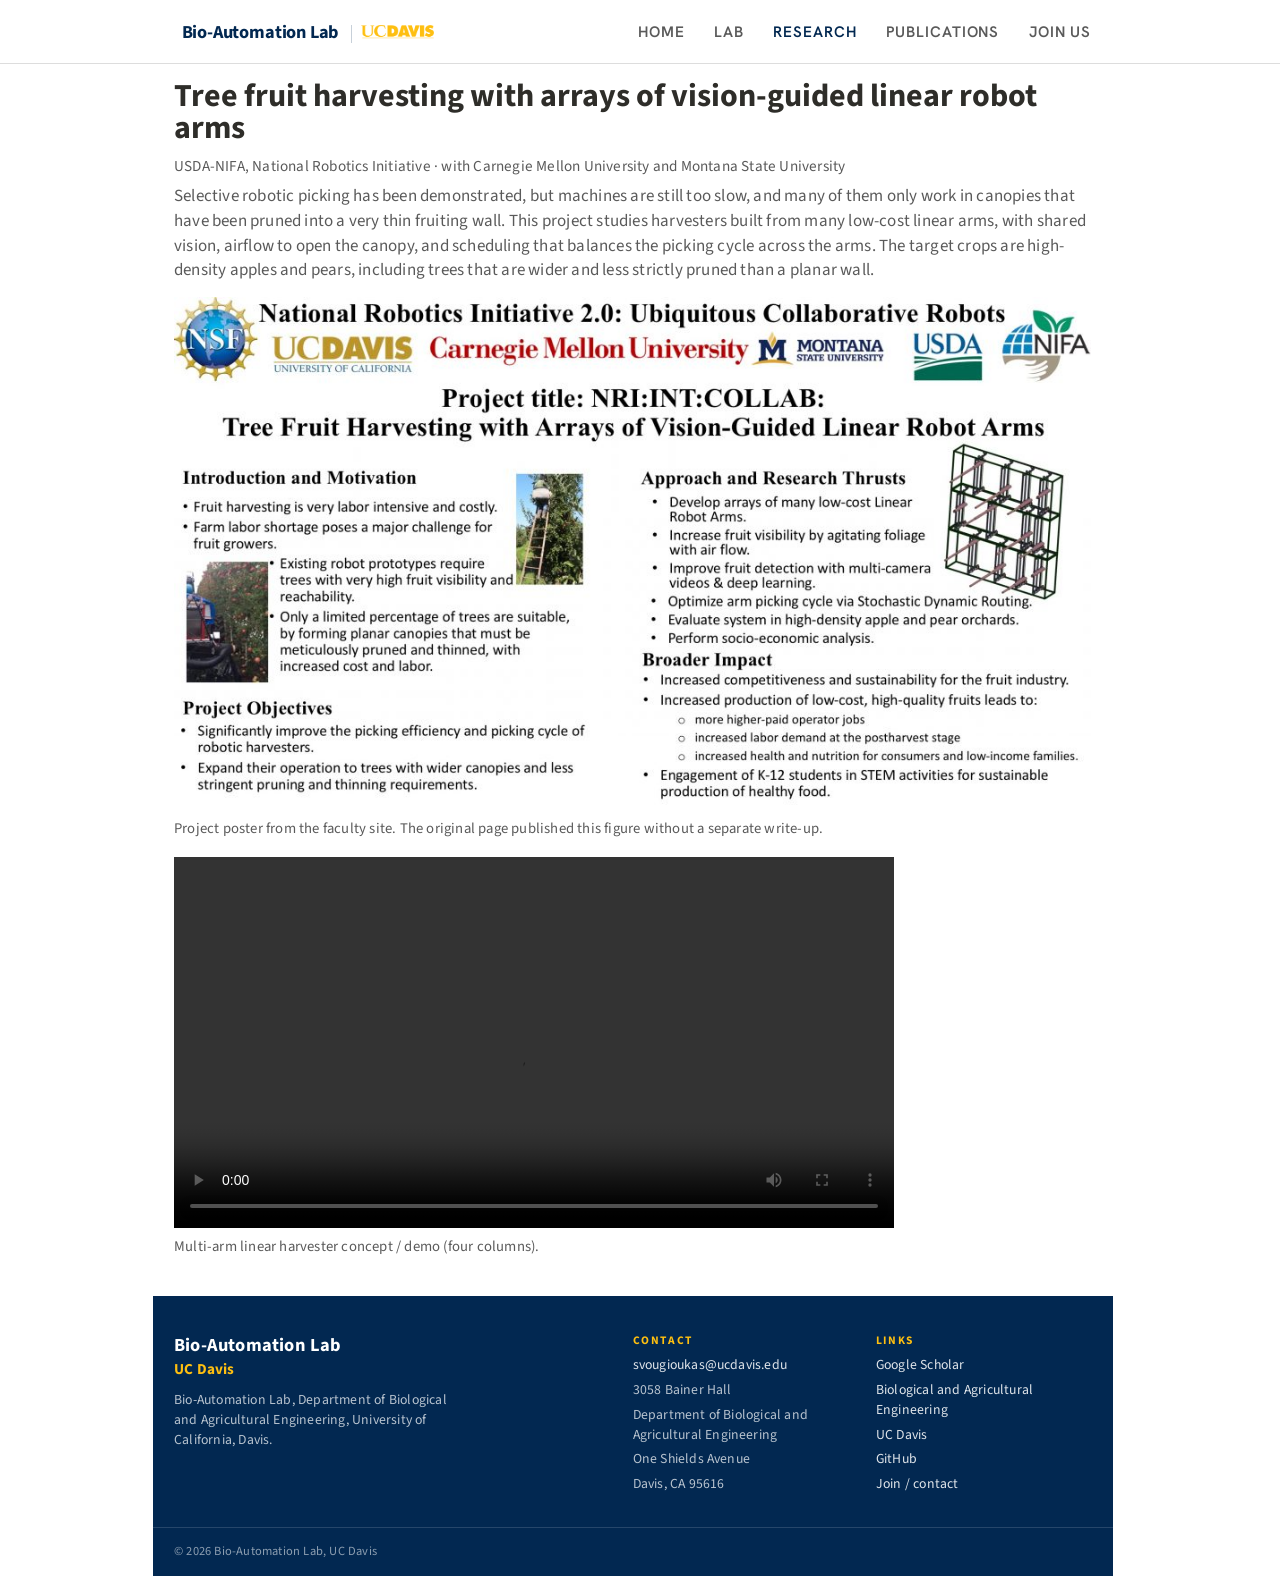
<file: project-tree-fruit.html>
<!DOCTYPE html>
<html lang="en">
<head>
  <meta charset="UTF-8">
  <meta name="viewport" content="width=device-width, initial-scale=1">
  <title>Tree fruit harvesting — Bio-Automation Lab</title>
  <link rel="icon" href="assets/favicon.svg" type="image/svg+xml">
  <link rel="preconnect" href="https://fonts.googleapis.com">
  <link rel="preconnect" href="https://fonts.gstatic.com" crossorigin>
  <link href="https://fonts.googleapis.com/css2?family=Hanken+Grotesk:wght@400;500;600;700&family=Source+Sans+3:wght@400;600;700&display=swap" rel="stylesheet">
  <link rel="stylesheet" href="css/style.css?v=28">
</head>
<body>
  <header id="header">
    <div class="bar">
      <a class="site-brand" href="index.html">
        <span class="site-brand-name">Bio-Automation Lab</span>
        <img class="site-brand-uni" src="assets/uc-davis-wordmark.png" alt="UC Davis" width="73" height="19">
      </a>
      <nav>
        <a href="index.html">Home</a>
        <a href="lab.html">Lab</a>
        <a href="research.html" class="current">Research</a>
        <a href="publications.html">Publications</a>
        <a href="contact.html">Join Us</a>
      </nav>
    </div>
  </header>

  <article class="prose">
    <h1 style="font-size:2rem; margin-top:1.4rem">Tree fruit harvesting with arrays of vision-guided linear robot arms</h1>
    <p class="meta">USDA-NIFA, National Robotics Initiative · with Carnegie Mellon University and Montana State University</p>
    <p>Selective robotic picking has been demonstrated, but machines are still too slow, and many of them only work in canopies that have been pruned into a very thin fruiting wall. This project studies harvesters built from many low-cost linear arms, with shared vision, airflow to open the canopy, and scheduling that balances the picking cycle across the arms. The target crops are high-density apples and pears, including trees that are wider and less strictly pruned than a planar wall.</p>
    <figure class="figure">
      <img src="assets/tree-fruit.jpg" alt="Project poster: Tree Fruit Harvesting with Arrays of Vision-Guided Linear Robot Arms">
      <figcaption>Project poster from the faculty site. The original page published this figure without a separate write-up.</figcaption>
    </figure>
    <div class="video">
      <video controls preload="metadata" playsinline>
        <source src="assets/multiarm.mp4" type="video/mp4">
      </video>
    </div>
    <p class="video-caption">Multi-arm linear harvester concept / demo (four columns).</p>
  </article>
  <footer class="site-footer" id="site-footer">
    <div class="wrap">
      <div>
        <p class="brand">Bio-Automation Lab<br><span class="brand-uni">UC Davis</span></p>
        <p>Bio-Automation Lab, Department of Biological and Agricultural Engineering, University of California, Davis.</p>
      </div>
      <div>
        <h2>Contact</h2>
        <ul>
          <li><a href="mailto:svougioukas@ucdavis.edu">svougioukas@ucdavis.edu</a></li>
          <li>3058 Bainer Hall</li>
          <li>Department of Biological and Agricultural Engineering</li>
          <li>One Shields Avenue</li>
          <li>Davis, CA 95616</li>
        </ul>
      </div>
      <div>
        <h2>Links</h2>
        <ul>
          <li><a href="https://scholar.google.com/citations?user=bbeoNpUAAAAJ&amp;hl=en">Google Scholar</a></li>
          <li><a href="https://bae.ucdavis.edu/">Biological and Agricultural Engineering</a></li>
          <li><a href="https://www.ucdavis.edu/">UC Davis</a></li>
          <li><a href="https://github.com/yogesh2850/bal_website">GitHub</a></li>
          <li><a href="contact.html">Join / contact</a></li>
        </ul>
      </div>
    </div>
    <div class="footer-base"><div class="wrap">&copy; 2026 Bio-Automation Lab, UC Davis</div></div>
  </footer>

</body>
</html>
</file>
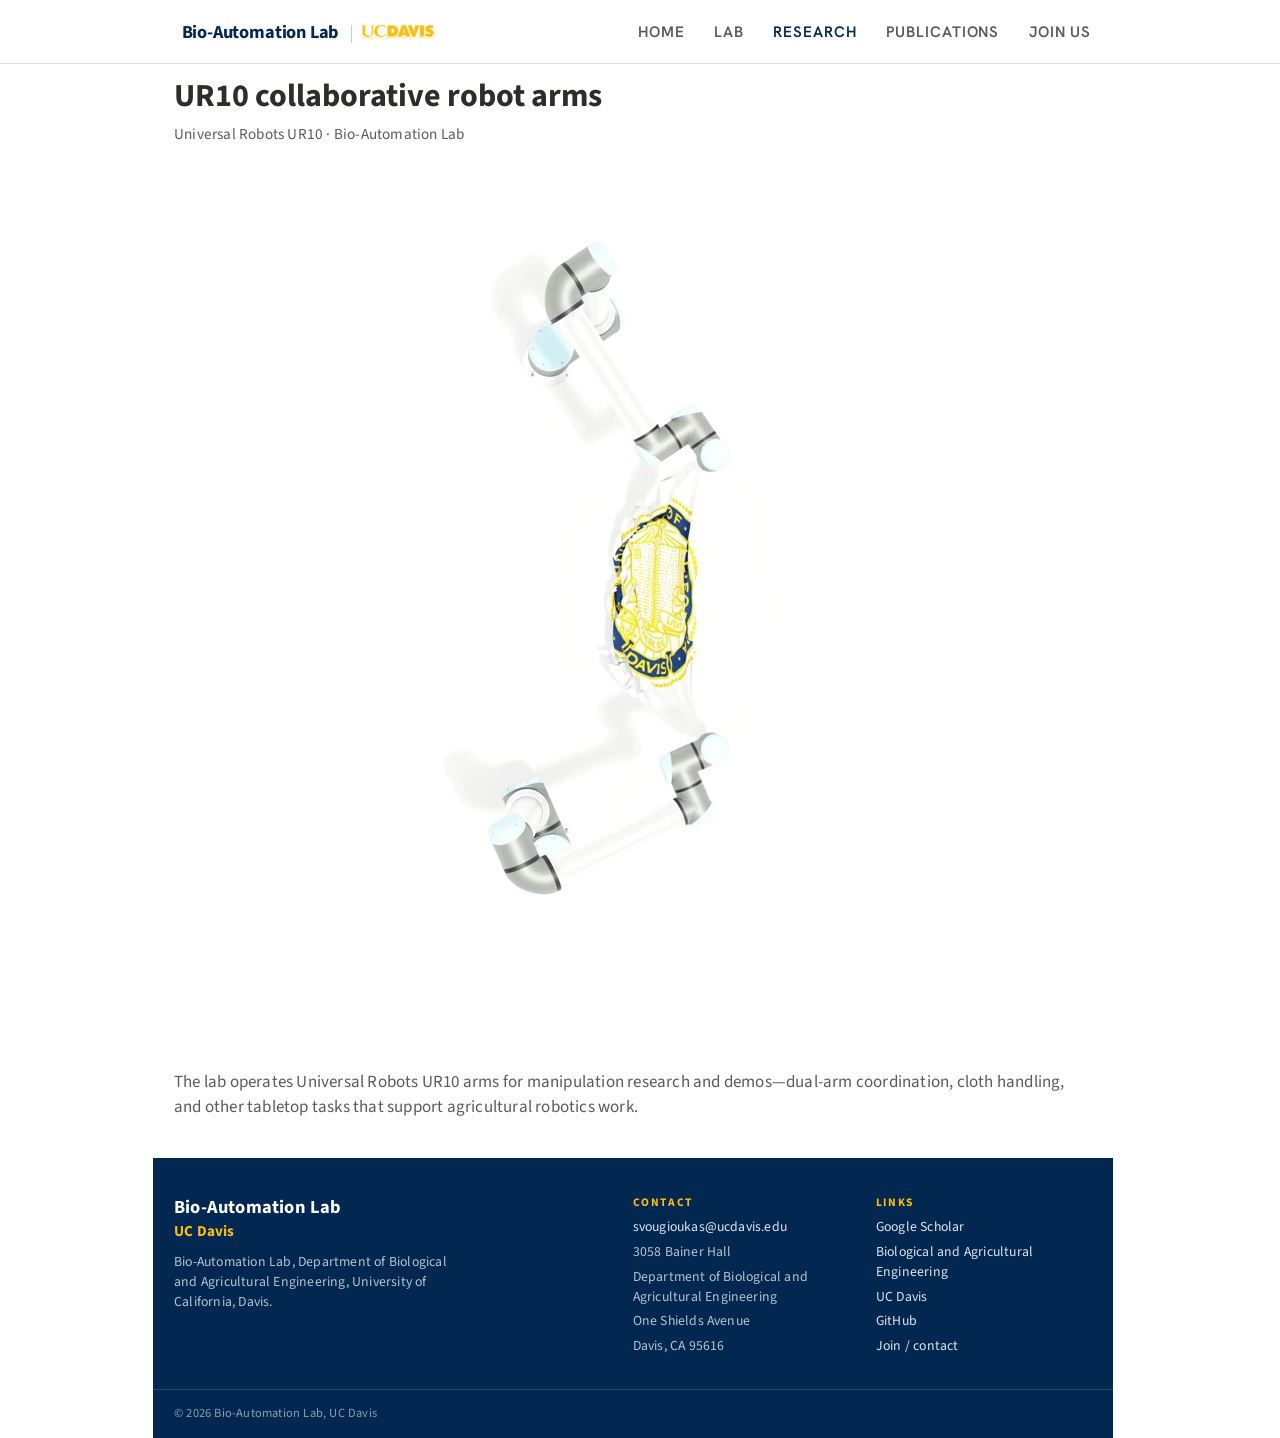
<file: project-ur10.html>
<!DOCTYPE html>
<html lang="en">
<head>
  <meta charset="UTF-8">
  <meta name="viewport" content="width=device-width, initial-scale=1">
  <title>UR10 — Bio-Automation Lab</title>
  <link rel="icon" href="assets/favicon.svg" type="image/svg+xml">
  <link rel="preconnect" href="https://fonts.googleapis.com">
  <link rel="preconnect" href="https://fonts.gstatic.com" crossorigin>
  <link href="https://fonts.googleapis.com/css2?family=Hanken+Grotesk:wght@400;500;600;700&family=Source+Sans+3:wght@400;600;700&display=swap" rel="stylesheet">
  <link rel="stylesheet" href="css/style.css?v=28">
</head>
<body>
  <header id="header">
    <div class="bar">
      <a class="site-brand" href="index.html">
        <span class="site-brand-name">Bio-Automation Lab</span>
        <img class="site-brand-uni" src="assets/uc-davis-wordmark.png" alt="UC Davis" width="73" height="19">
      </a>
      <nav>
        <a href="index.html">Home</a>
        <a href="lab.html">Lab</a>
        <a href="research.html" class="current">Research</a>
        <a href="publications.html">Publications</a>
        <a href="contact.html">Join Us</a>
      </nav>
    </div>
  </header>

  <article class="prose">
    <h1 style="font-size:2rem; margin-top:1.4rem">UR10 collaborative robot arms</h1>
    <p class="meta">Universal Robots UR10 · Bio-Automation Lab</p>
    <figure class="figure">
      <img src="assets/ur10.jpg" alt="Two UR10 arms holding a UC Davis banner in the lab">
    </figure>
    <p>The lab operates Universal Robots UR10 arms for manipulation research and demos—dual-arm coordination, cloth handling, and other tabletop tasks that support agricultural robotics work.</p>
  </article>
  <footer class="site-footer" id="site-footer">
    <div class="wrap">
      <div>
        <p class="brand">Bio-Automation Lab<br><span class="brand-uni">UC Davis</span></p>
        <p>Bio-Automation Lab, Department of Biological and Agricultural Engineering, University of California, Davis.</p>
      </div>
      <div>
        <h2>Contact</h2>
        <ul>
          <li><a href="mailto:svougioukas@ucdavis.edu">svougioukas@ucdavis.edu</a></li>
          <li>3058 Bainer Hall</li>
          <li>Department of Biological and Agricultural Engineering</li>
          <li>One Shields Avenue</li>
          <li>Davis, CA 95616</li>
        </ul>
      </div>
      <div>
        <h2>Links</h2>
        <ul>
          <li><a href="https://scholar.google.com/citations?user=bbeoNpUAAAAJ&amp;hl=en">Google Scholar</a></li>
          <li><a href="https://bae.ucdavis.edu/">Biological and Agricultural Engineering</a></li>
          <li><a href="https://www.ucdavis.edu/">UC Davis</a></li>
          <li><a href="https://github.com/yogesh2850/bal_website">GitHub</a></li>
          <li><a href="contact.html">Join / contact</a></li>
        </ul>
      </div>
    </div>
    <div class="footer-base"><div class="wrap">&copy; 2026 Bio-Automation Lab, UC Davis</div></div>
  </footer>

</body>
</html>
</file>
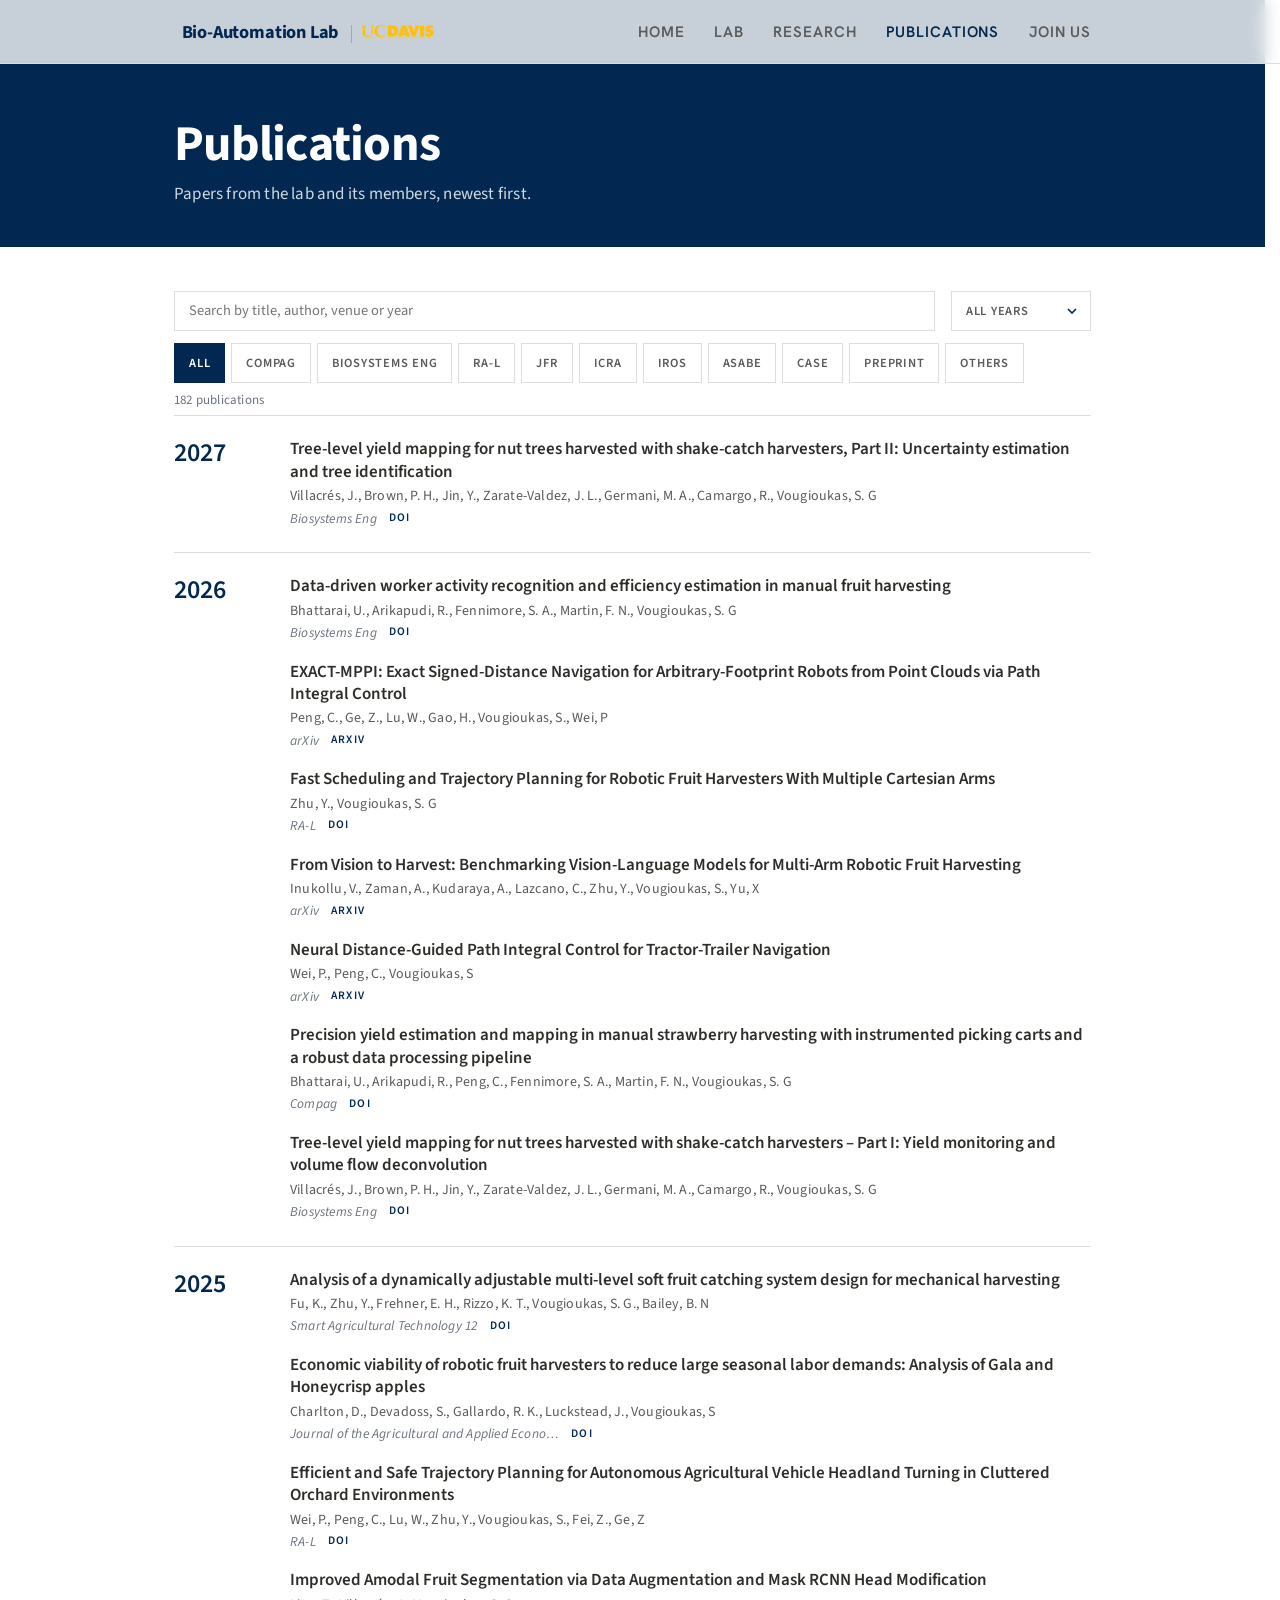
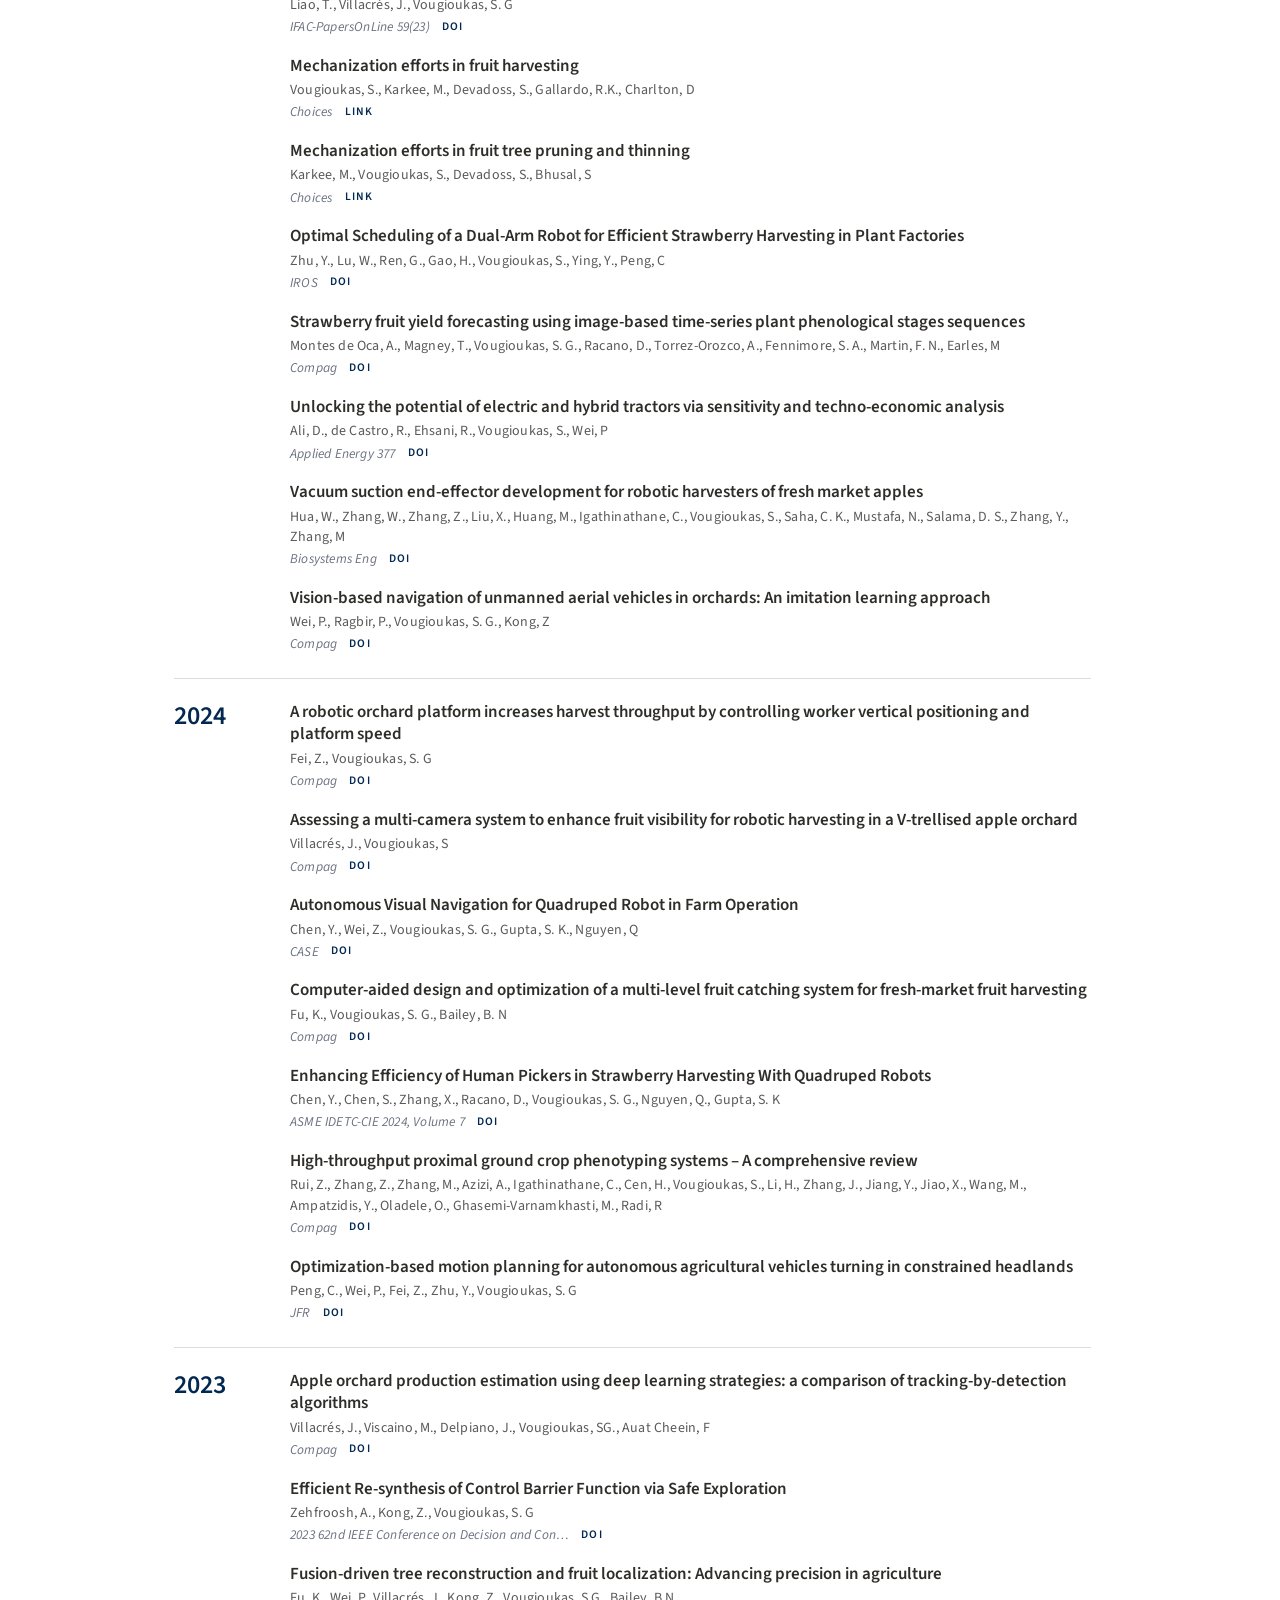
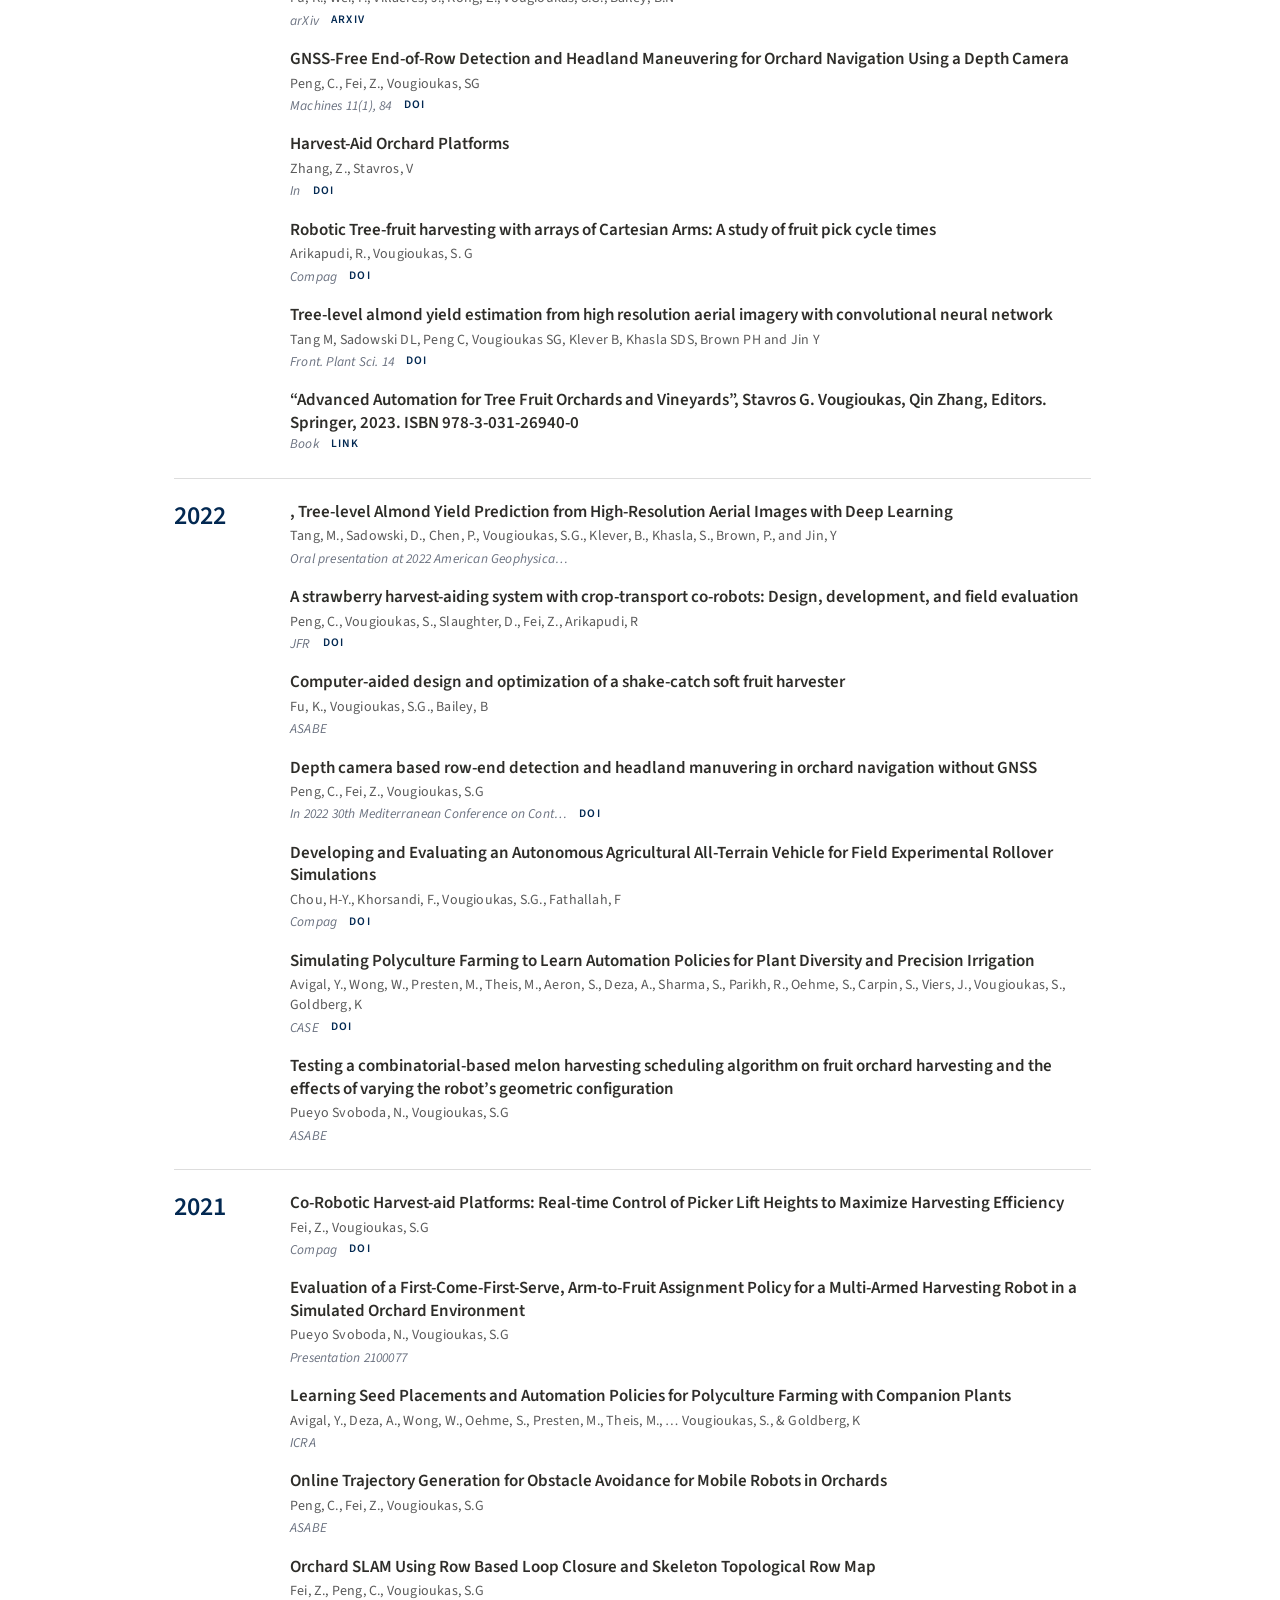
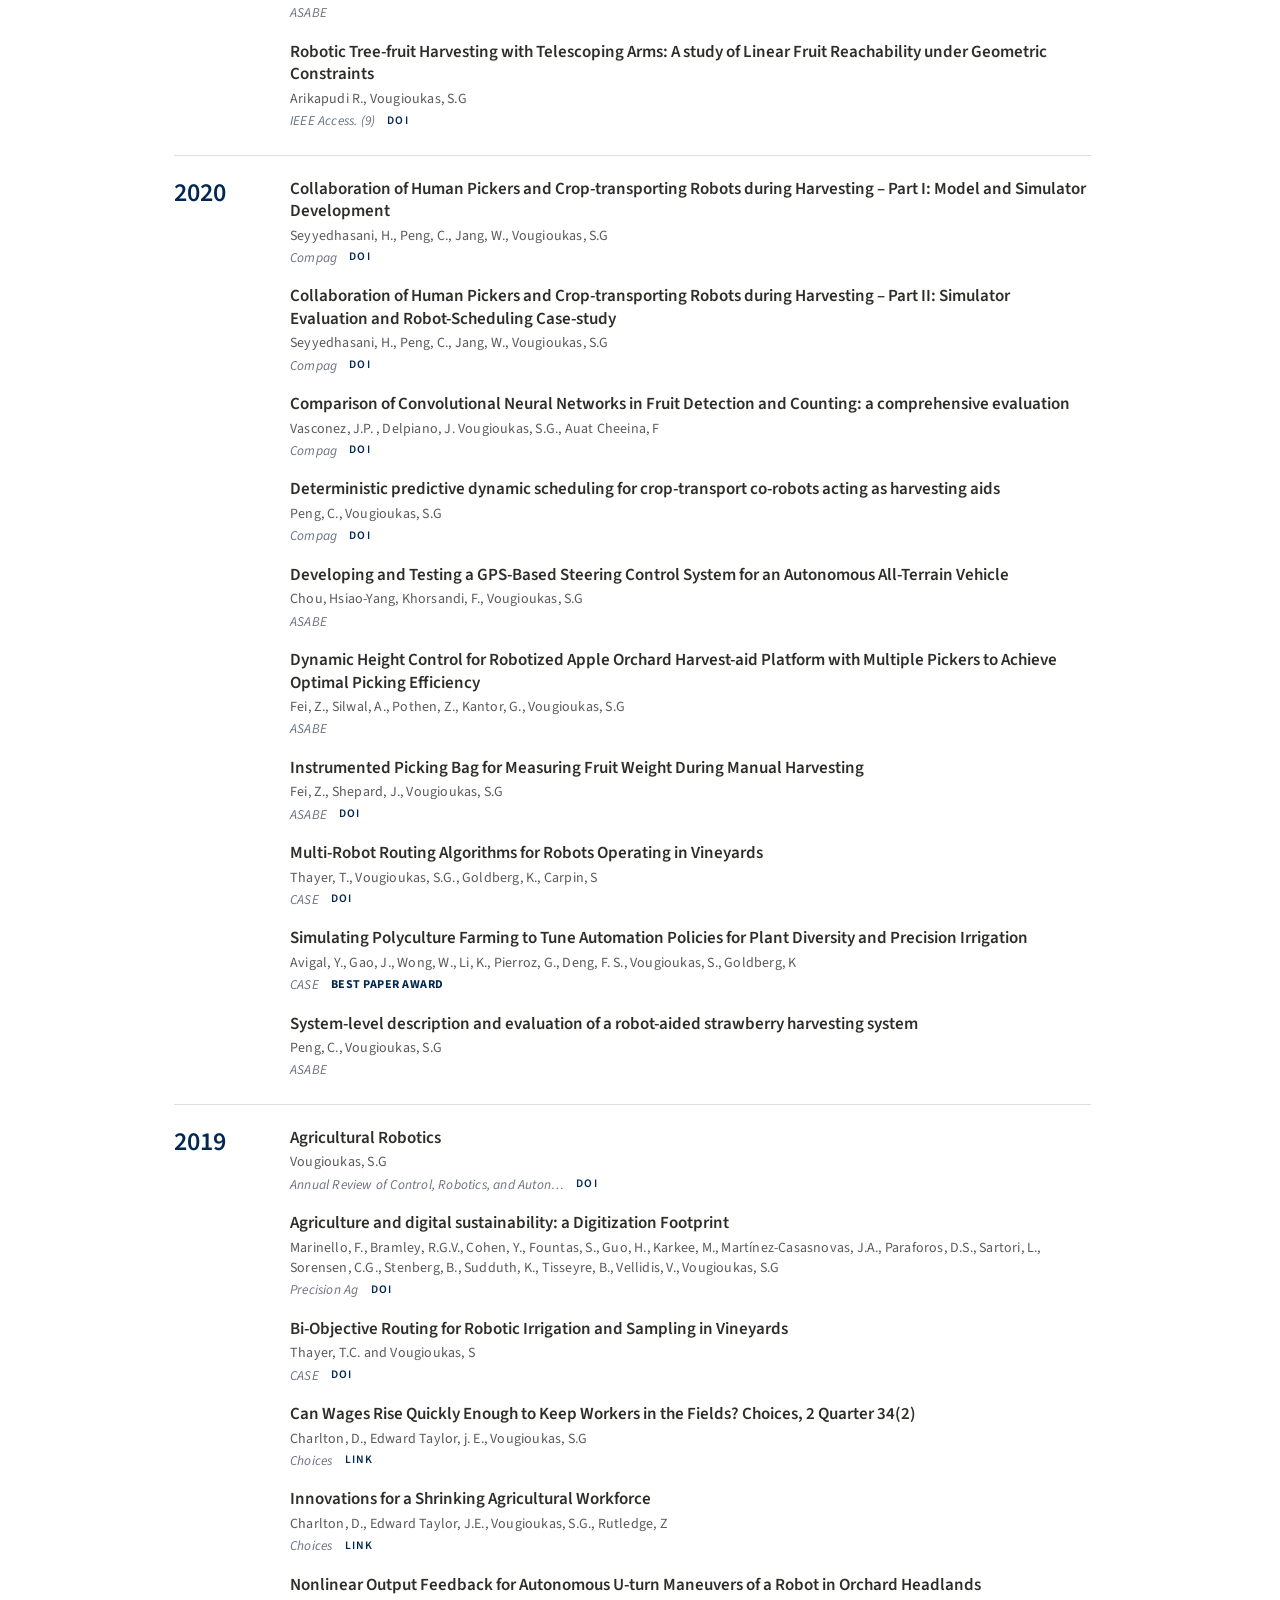
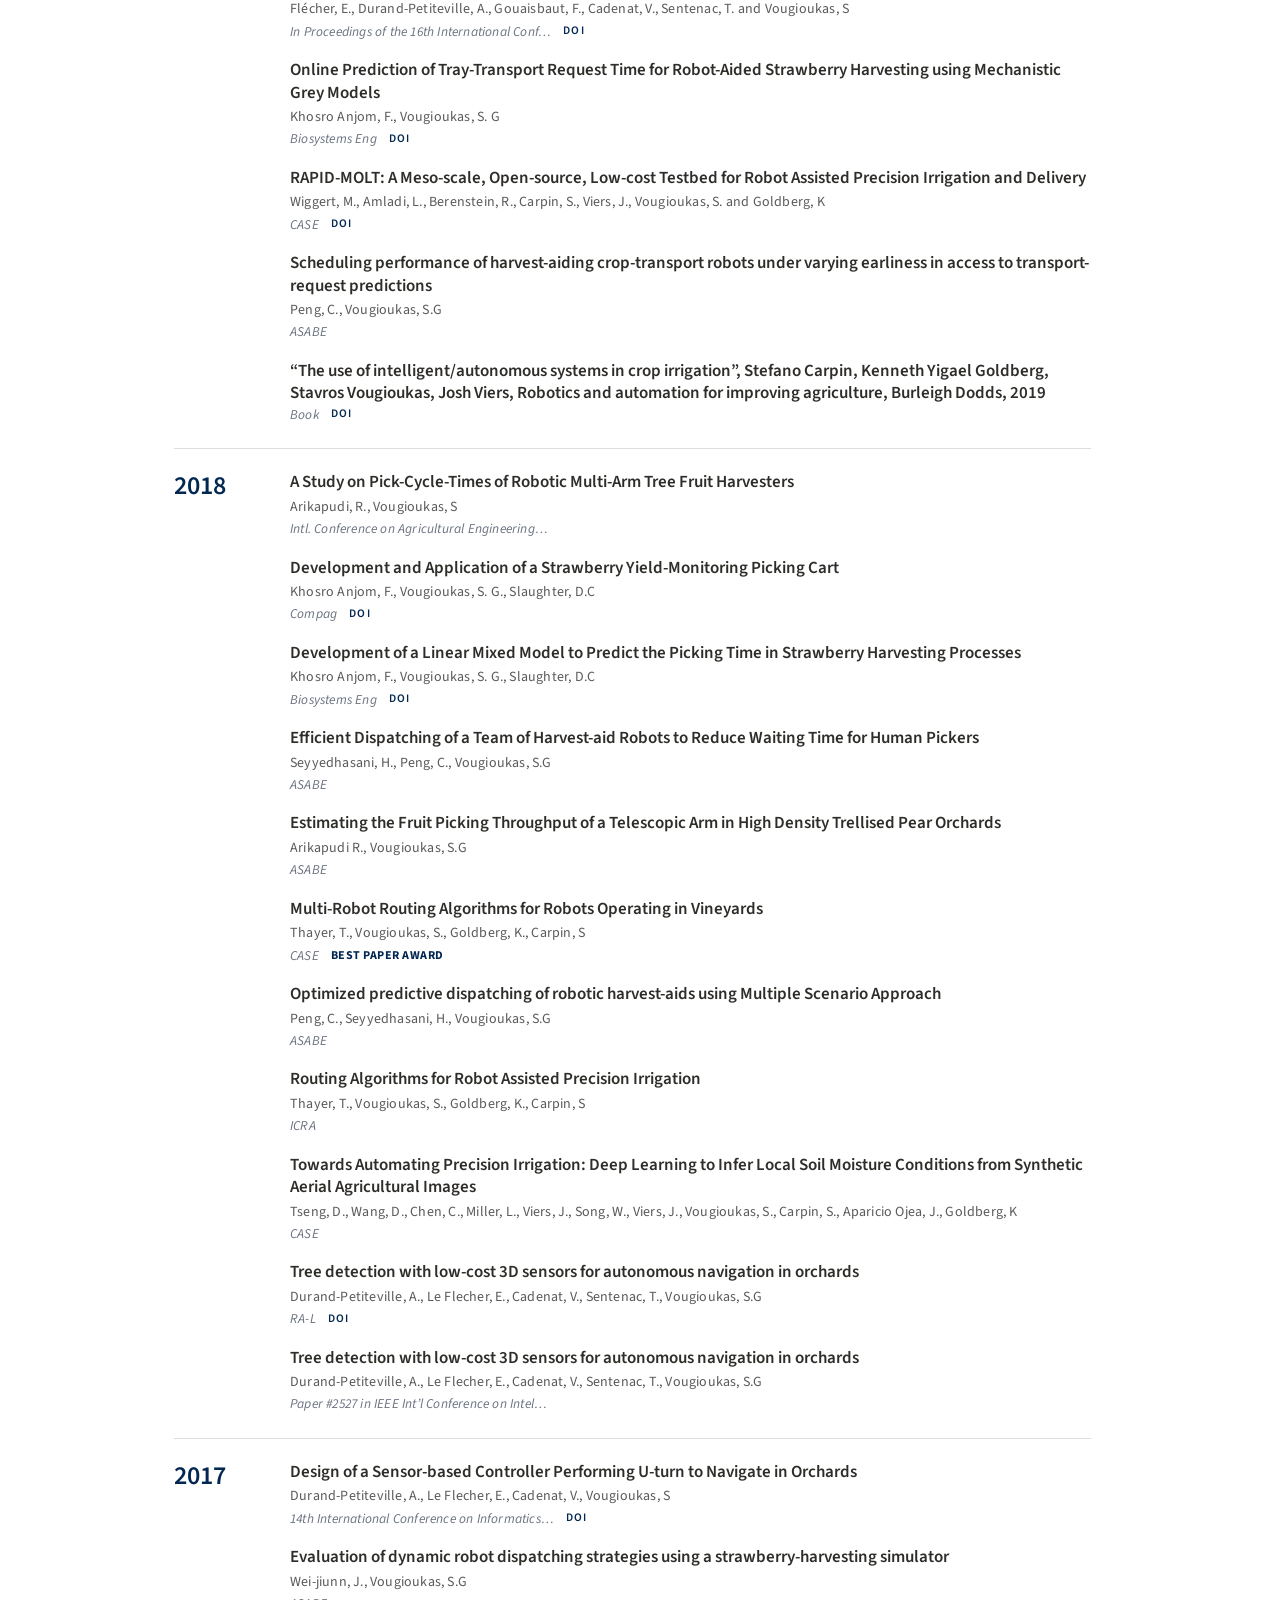
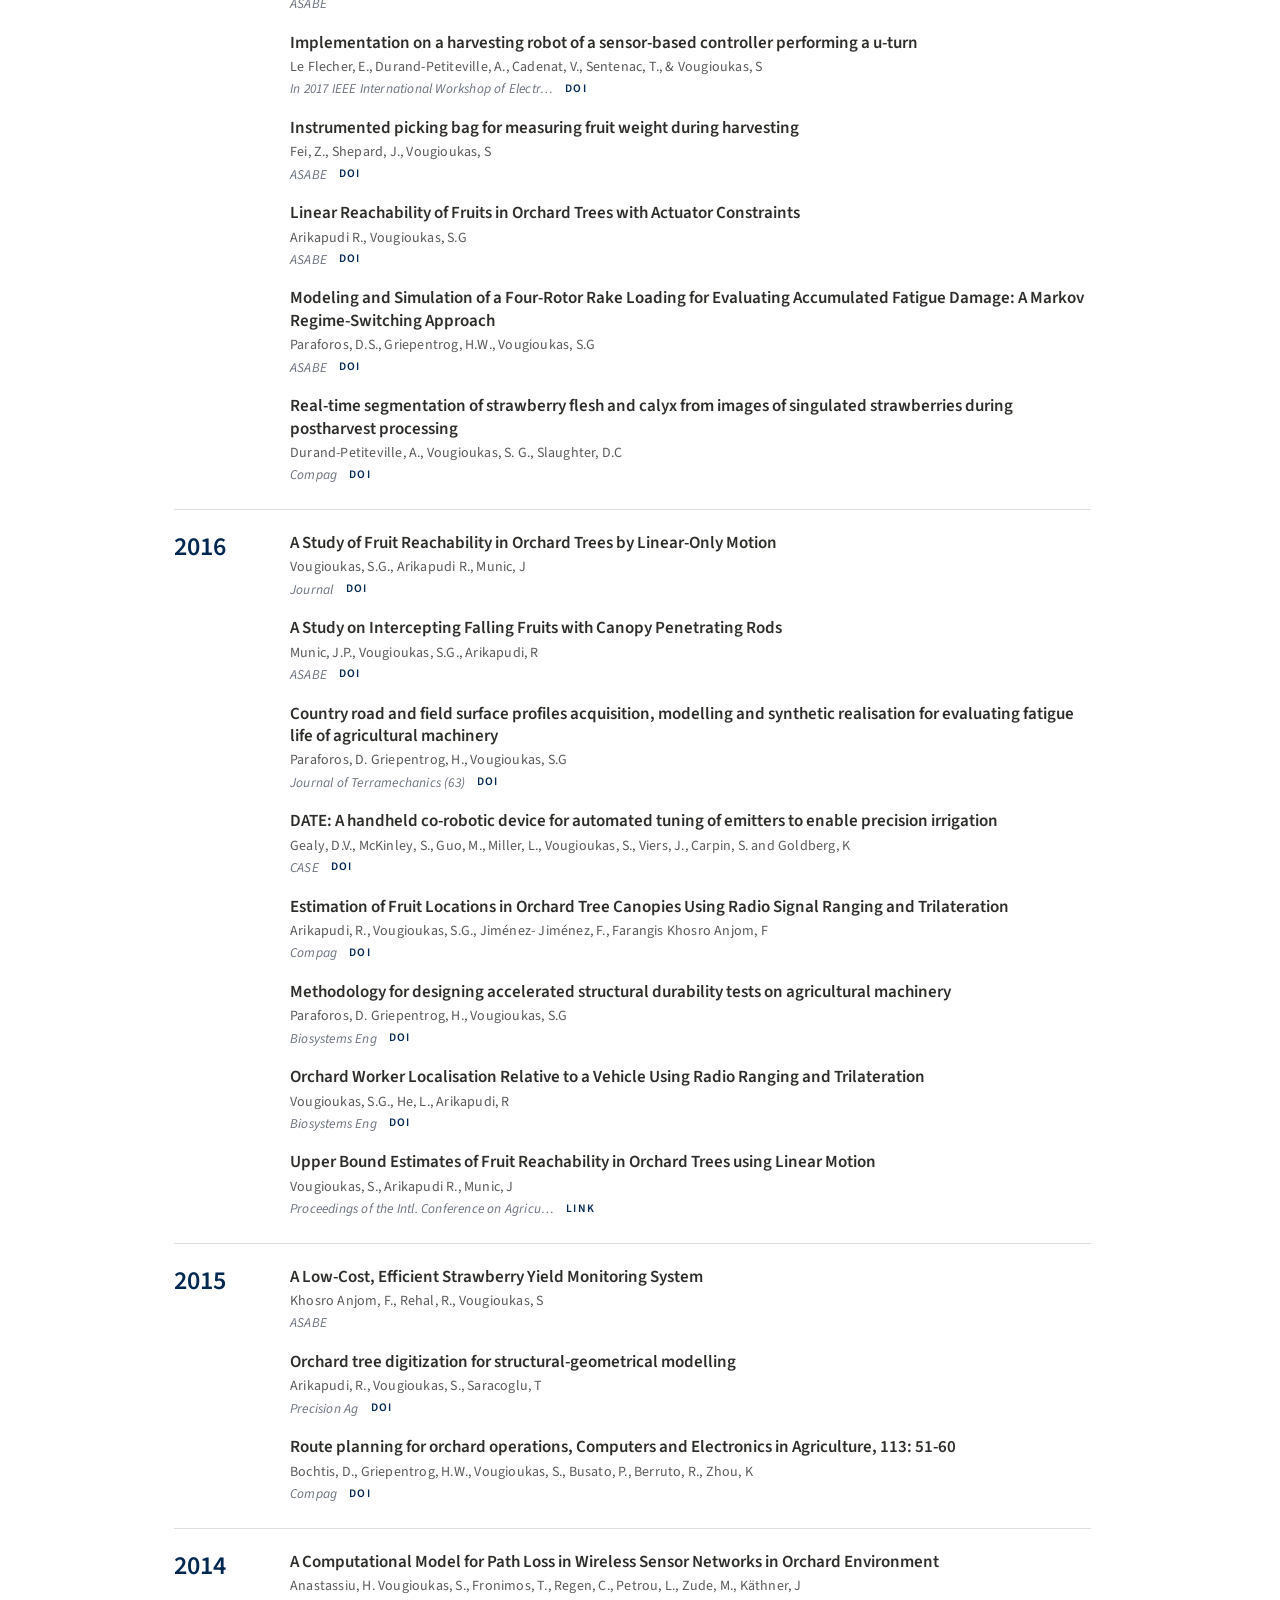
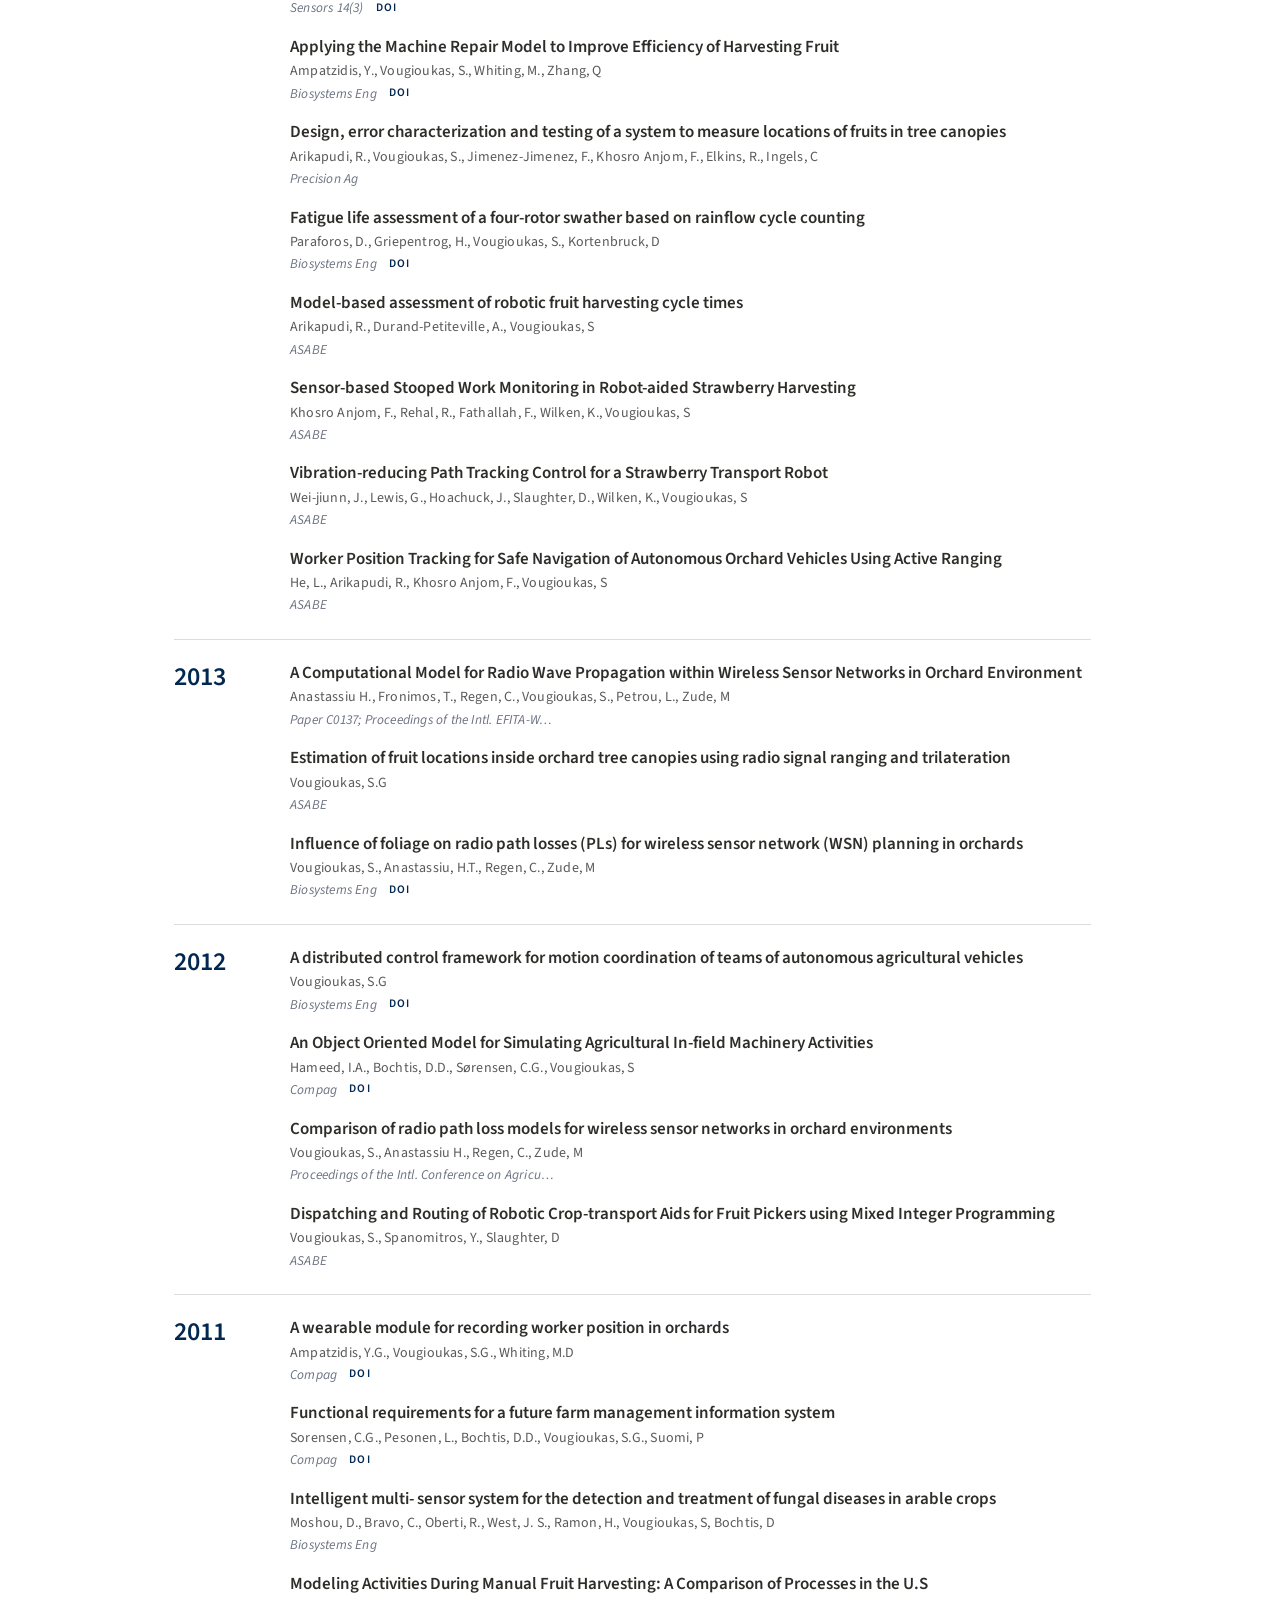
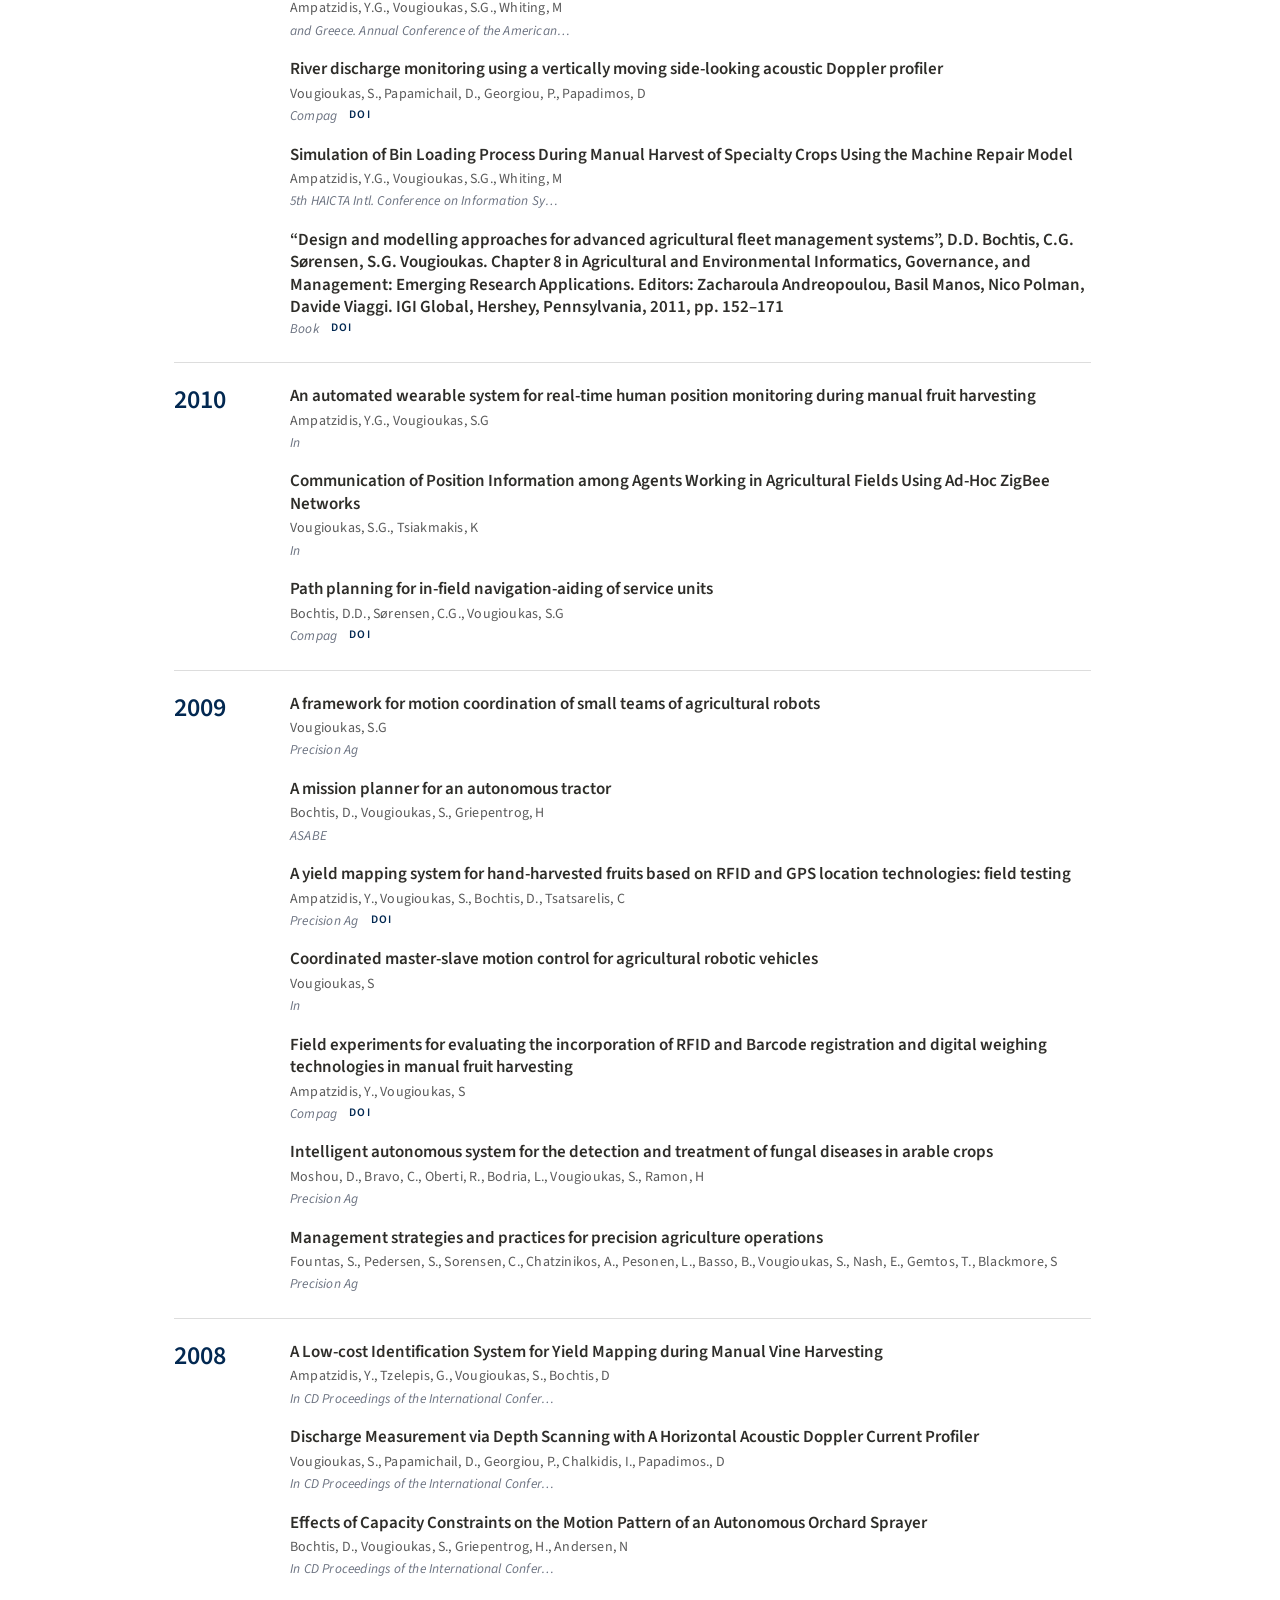
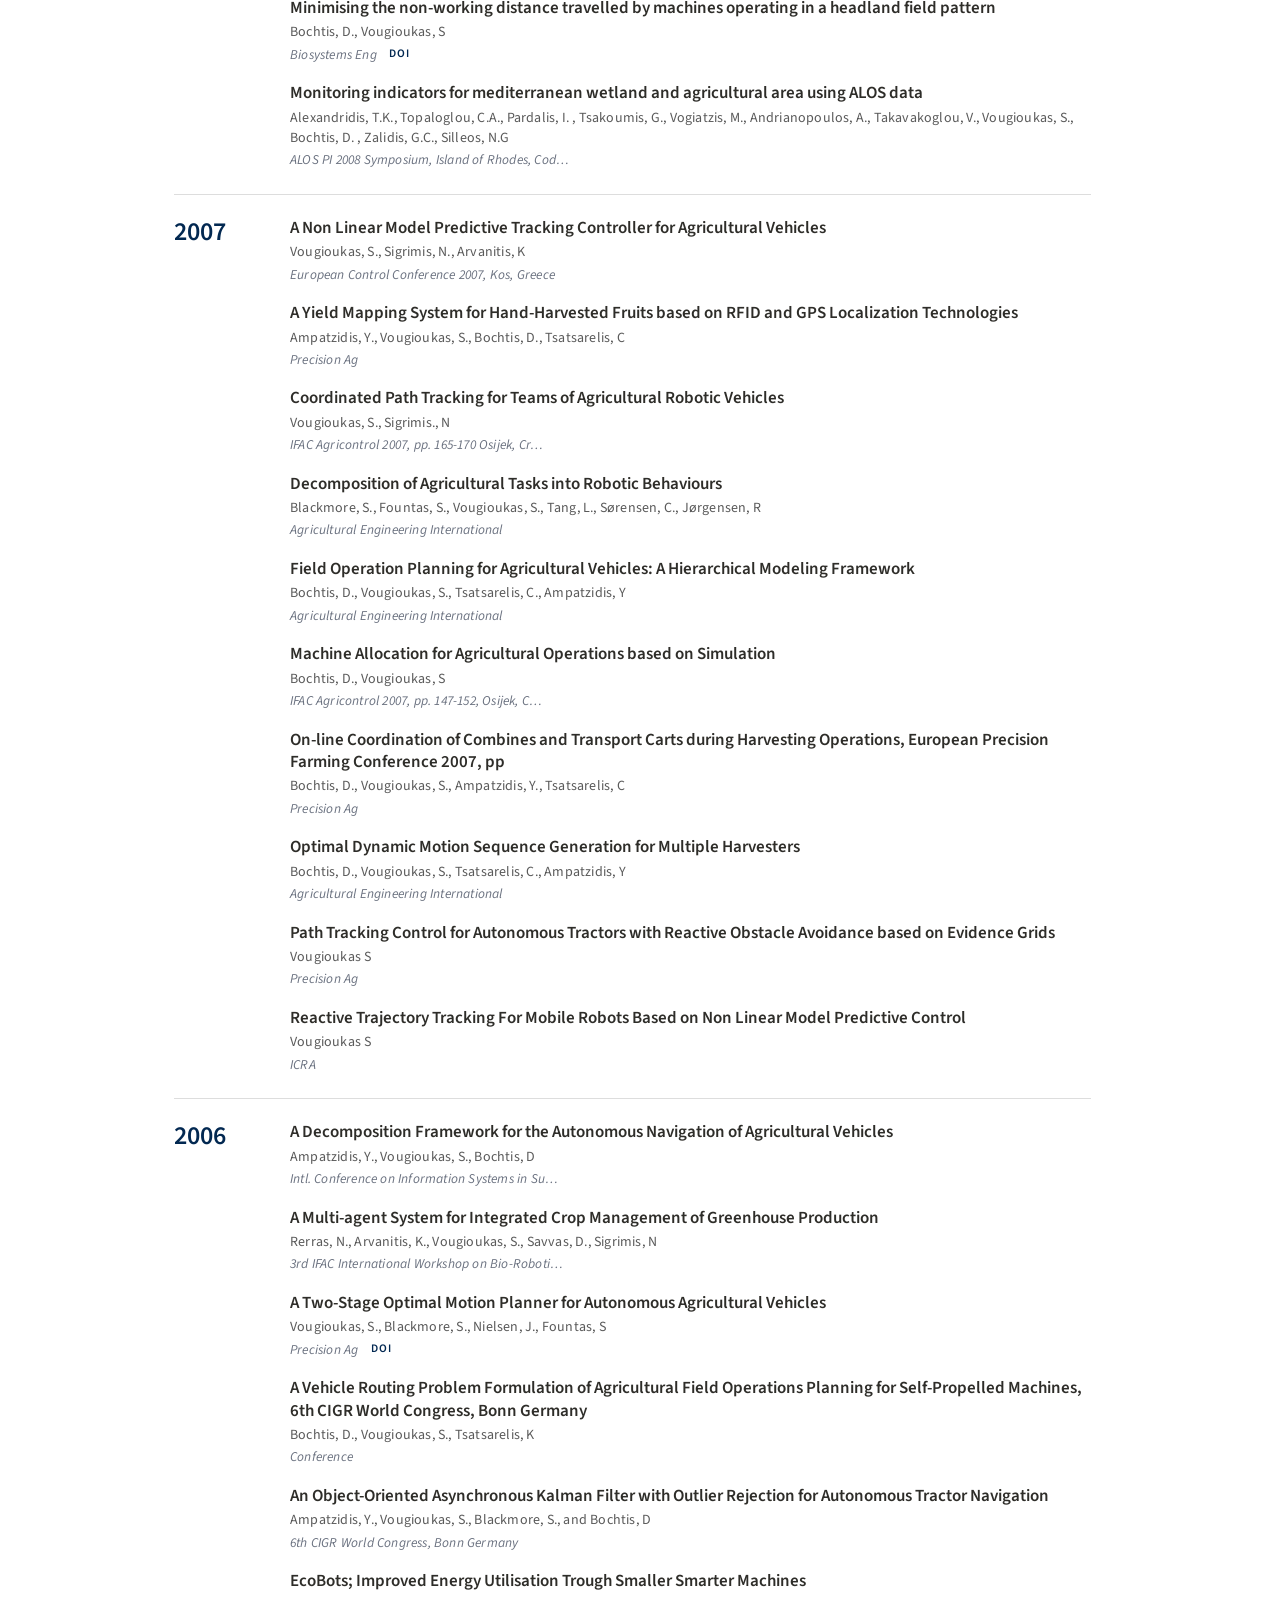
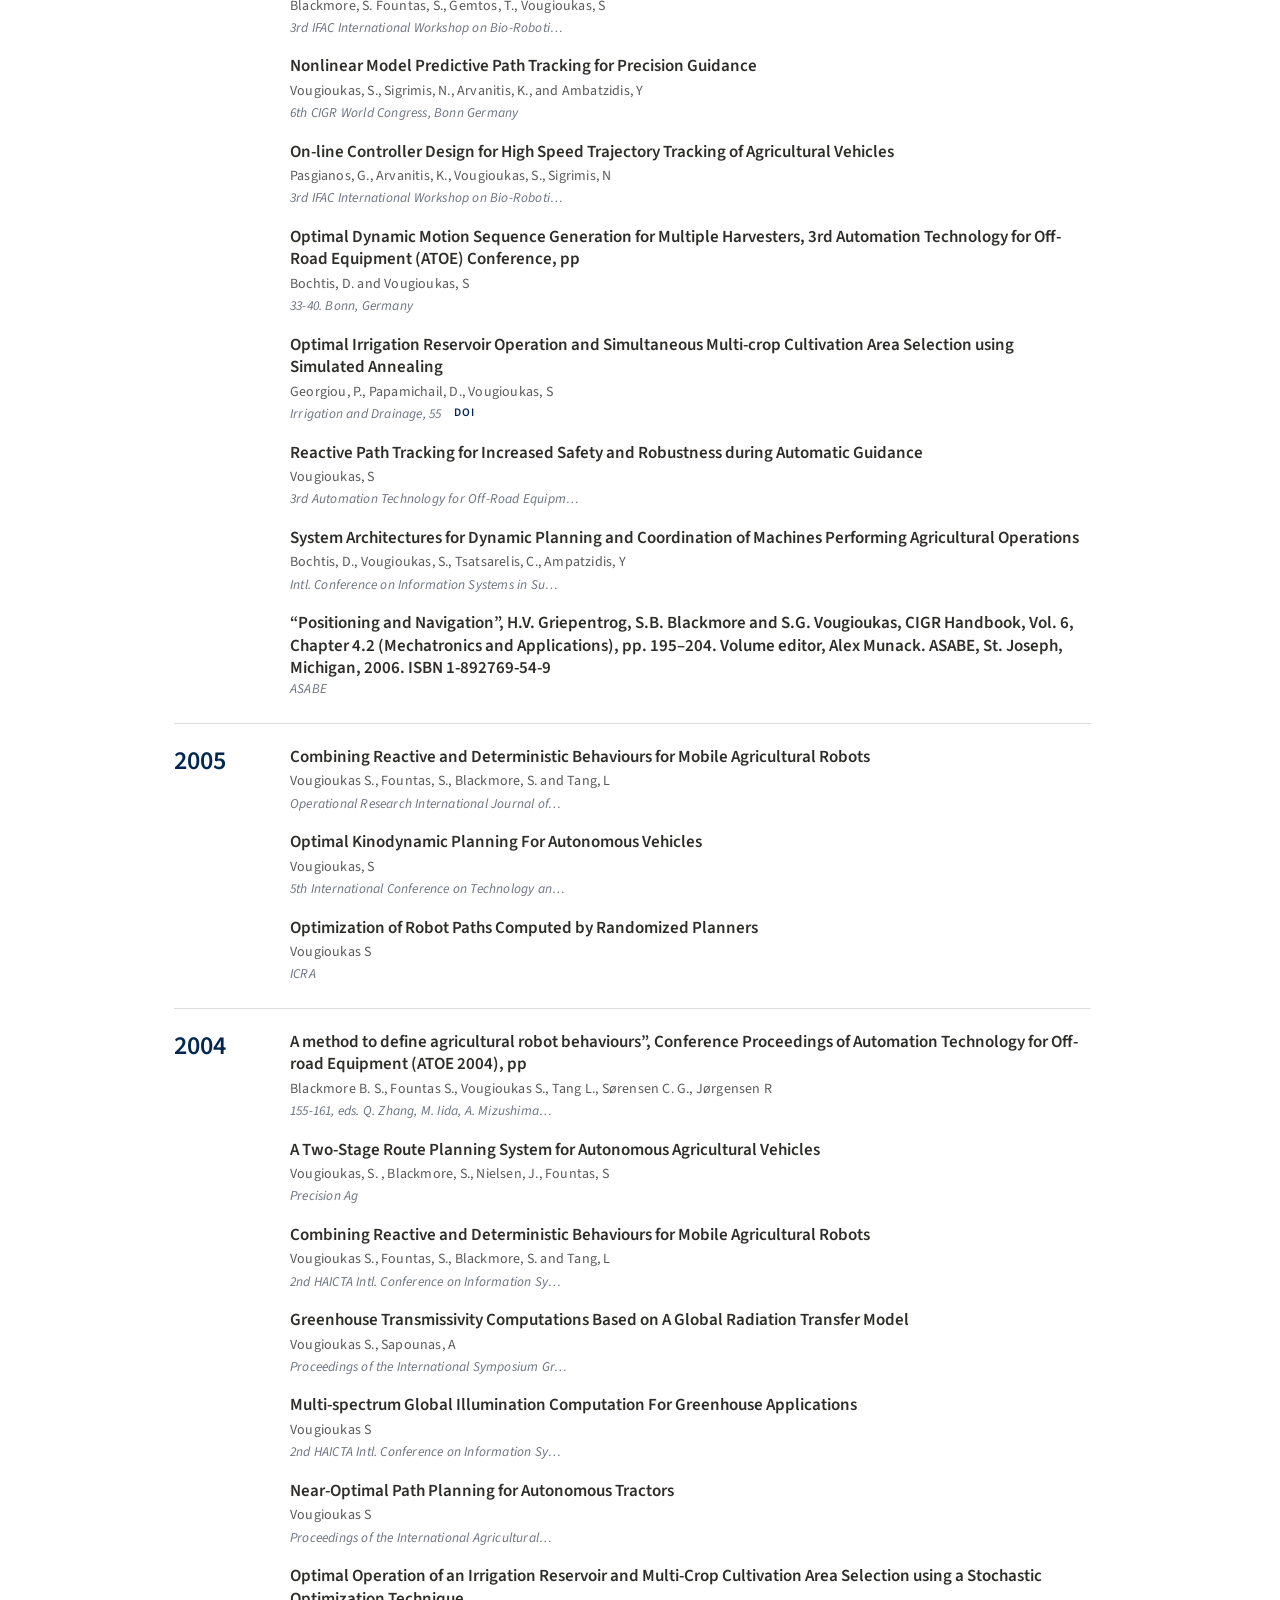
<file: publications.html>
<!DOCTYPE html>
<html lang="en">
<head>
  <meta charset="UTF-8">
  <meta name="viewport" content="width=device-width, initial-scale=1">
  <title>Publications — Bio-Automation Lab</title>
  <meta name="description" content="Papers from the Bio-Automation Lab and its members, newest first.">
  <link rel="icon" href="assets/favicon.svg" type="image/svg+xml">
  <link rel="preconnect" href="https://fonts.googleapis.com">
  <link rel="preconnect" href="https://fonts.gstatic.com" crossorigin>
  <link href="https://fonts.googleapis.com/css2?family=Hanken+Grotesk:wght@400;500;600;700&family=Source+Sans+3:wght@400;600;700&display=swap" rel="stylesheet">
  <link rel="stylesheet" href="css/style.css?v=28">
</head>
<body class="page">
  <header id="header">
    <div class="bar">
      <a class="site-brand" href="index.html">
        <span class="site-brand-name">Bio-Automation Lab</span>
        <img class="site-brand-uni" src="assets/uc-davis-wordmark.png" alt="UC Davis" width="73" height="19">
      </a>
      <nav>
        <a href="index.html">Home</a>
        <a href="lab.html">Lab</a>
        <a href="research.html">Research</a>
        <a href="publications.html" class="current">Publications</a>
        <a href="contact.html">Join Us</a>
      </nav>
    </div>
  </header>

  <div class="page-head">
    <div class="page-wrap">
      <h1>Publications</h1>
      <p>Papers from the lab and its members, newest first.</p>
    </div>
  </div>

  <section class="pubs-section">
    <div class="page-wrap">
      <div class="pub-tools">
        <input class="pub-search" id="pub-search" type="search" placeholder="Search by title, author, venue or year" aria-label="Search publications">
        <select class="pub-select" id="pub-year" aria-label="Filter by year">
          <option value="">All years</option>
        </select>
        <div class="chips" id="pub-chips" role="group" aria-label="Filter by venue"></div>
      </div>
      <p class="pub-count" id="pub-count" aria-live="polite"></p>
      <div id="pub-list"></div>
    </div>
  </section>

  <footer class="site-footer" id="site-footer">
    <div class="wrap">
      <div>
        <p class="brand">Bio-Automation Lab<br><span class="brand-uni">UC Davis</span></p>
        <p>Bio-Automation Lab, Department of Biological and Agricultural Engineering, University of California, Davis.</p>
      </div>
      <div>
        <h2>Contact</h2>
        <ul>
          <li><a href="mailto:svougioukas@ucdavis.edu">svougioukas@ucdavis.edu</a></li>
          <li>3058 Bainer Hall</li>
          <li>Department of Biological and Agricultural Engineering</li>
          <li>One Shields Avenue</li>
          <li>Davis, CA 95616</li>
        </ul>
      </div>
      <div>
        <h2>Links</h2>
        <ul>
          <li><a href="https://scholar.google.com/citations?user=bbeoNpUAAAAJ&amp;hl=en">Google Scholar</a></li>
          <li><a href="https://bae.ucdavis.edu/">Biological and Agricultural Engineering</a></li>
          <li><a href="https://www.ucdavis.edu/">UC Davis</a></li>
          <li><a href="https://github.com/yogesh2850/bal_website">GitHub</a></li>
          <li><a href="contact.html">Join / contact</a></li>
        </ul>
      </div>
    </div>
    <div class="footer-base"><div class="wrap">&copy; 2026 Bio-Automation Lab, UC Davis</div></div>
  </footer>

  <script src="js/publications-data.js?v=1"></script>
  <script src="js/publications.js?v=2"></script>
</body>
</html>
</file>
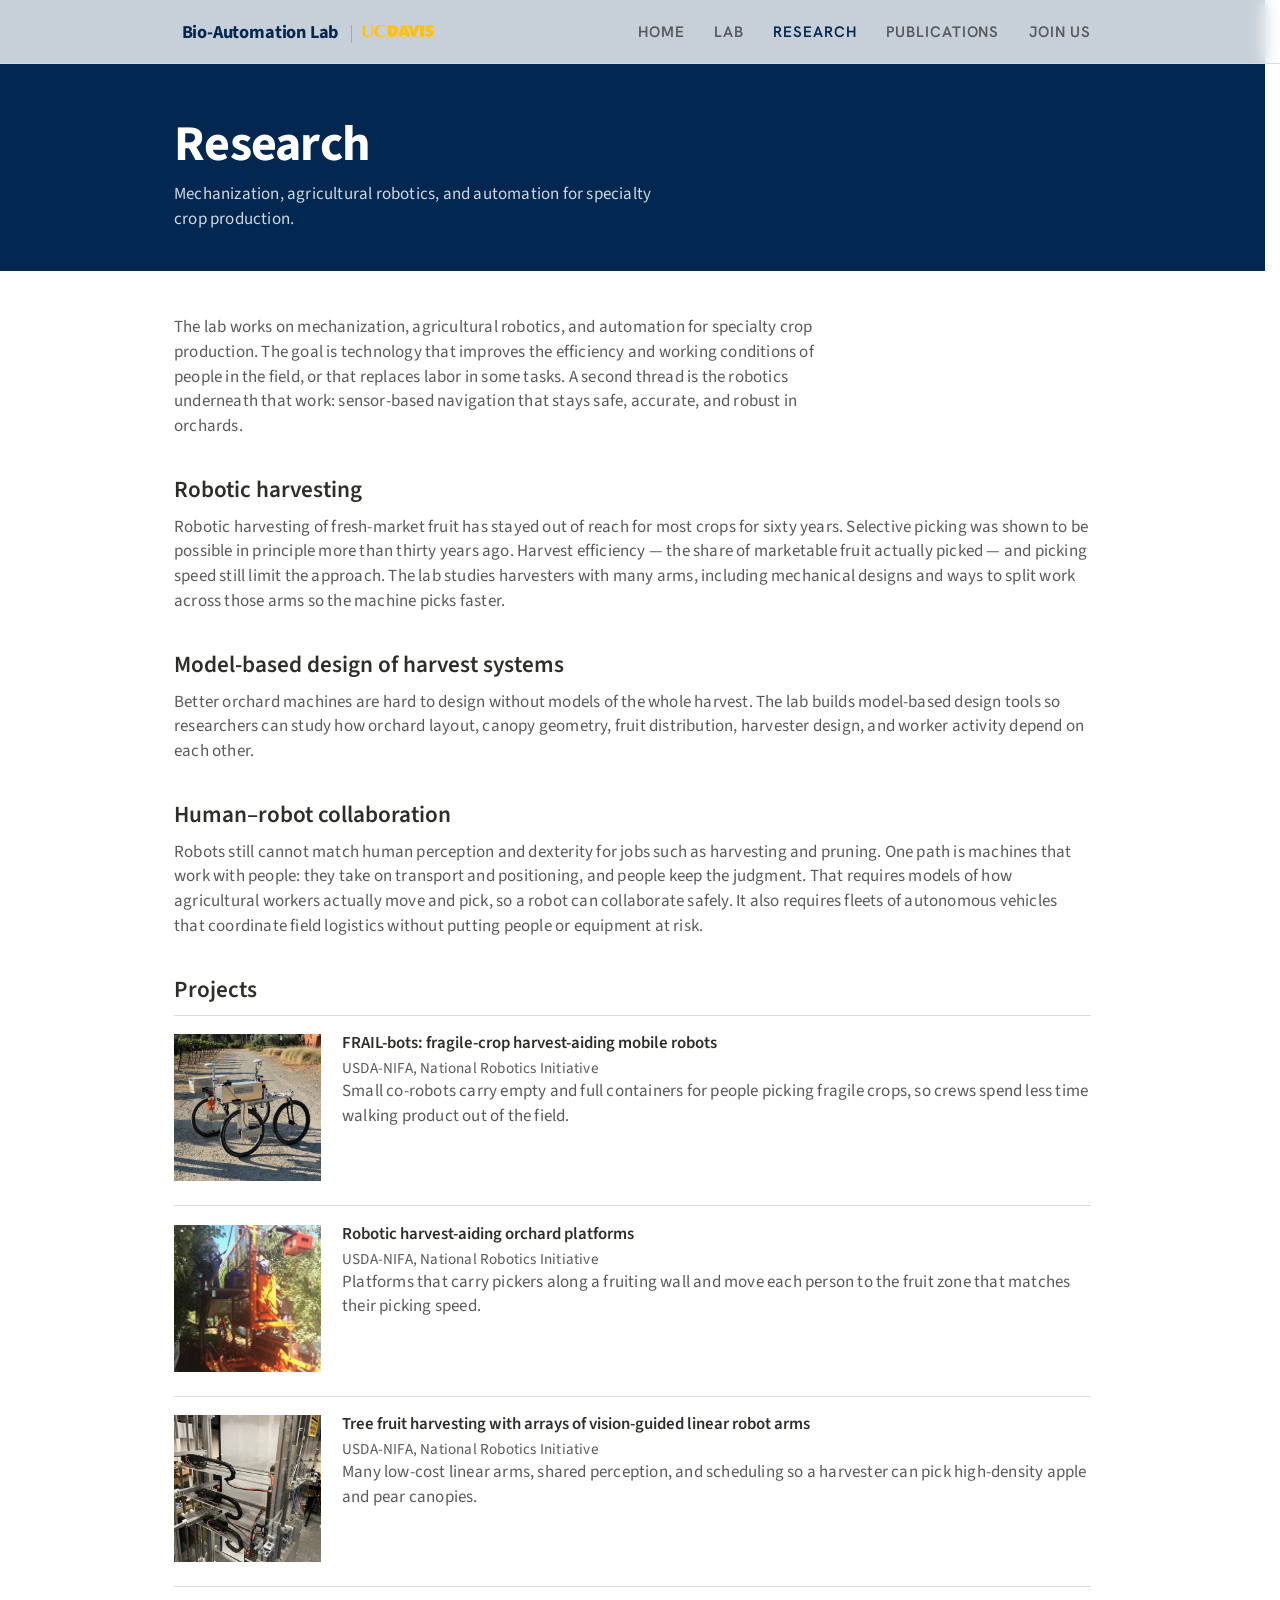
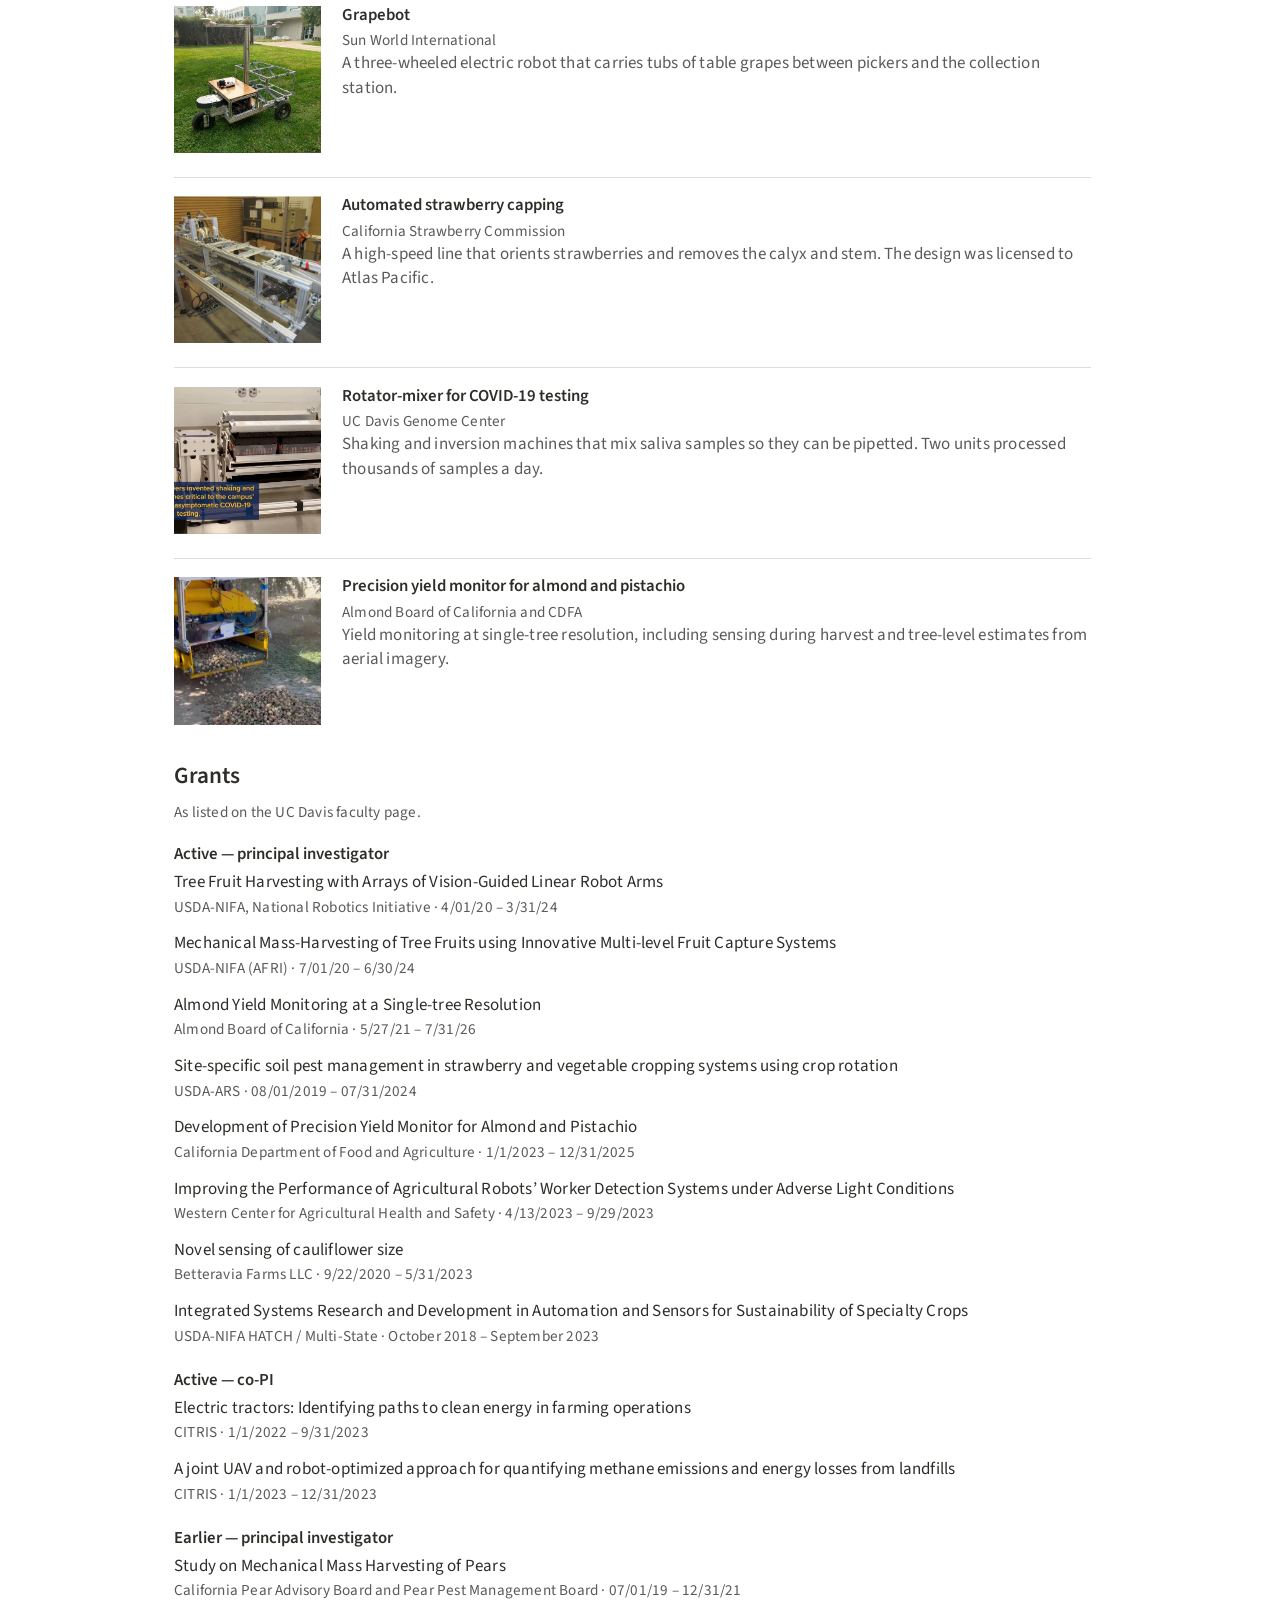
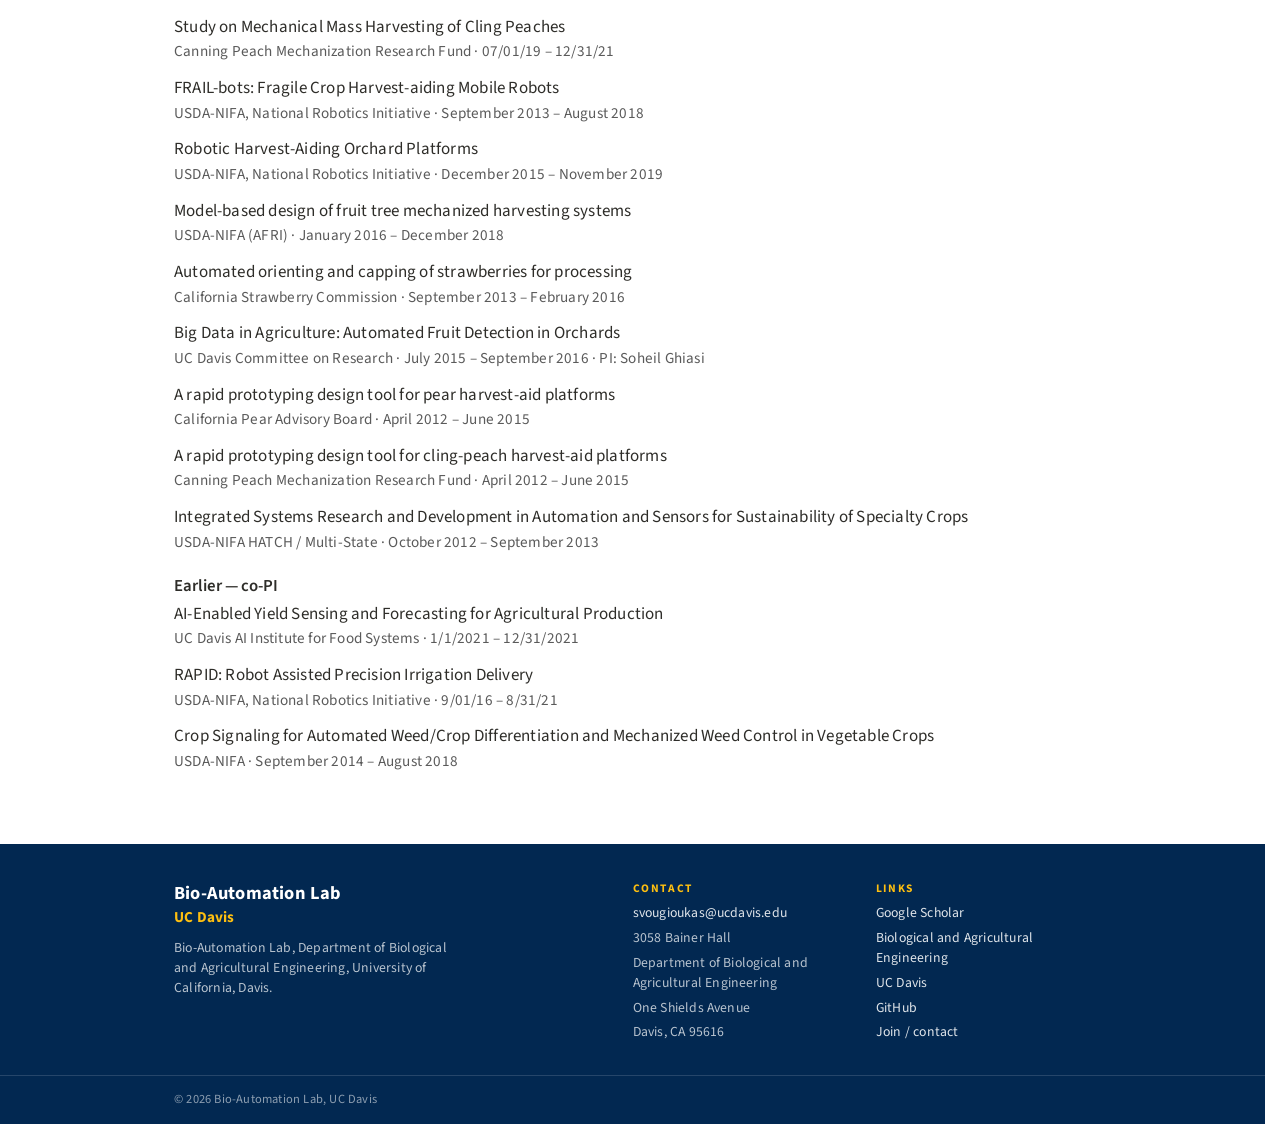
<file: research.html>
<!DOCTYPE html>
<html lang="en">
<head>
  <meta charset="UTF-8">
  <meta name="viewport" content="width=device-width, initial-scale=1">
  <title>Research — Bio-Automation Lab</title>
  <meta name="description" content="Harvesting robots, co-robotic platforms, orchard navigation, and funded projects in the Bio-Automation Lab.">
  <link rel="icon" href="assets/favicon.svg" type="image/svg+xml">
  <link rel="preconnect" href="https://fonts.googleapis.com">
  <link rel="preconnect" href="https://fonts.gstatic.com" crossorigin>
  <link href="https://fonts.googleapis.com/css2?family=Hanken+Grotesk:wght@400;500;600;700&family=Source+Sans+3:wght@400;600;700&display=swap" rel="stylesheet">
  <link rel="stylesheet" href="css/style.css?v=28">
</head>
<body class="page">
  <header id="header">
    <div class="bar">
      <a class="site-brand" href="index.html">
        <span class="site-brand-name">Bio-Automation Lab</span>
        <img class="site-brand-uni" src="assets/uc-davis-wordmark.png" alt="UC Davis" width="73" height="19">
      </a>
      <nav>
        <a href="index.html">Home</a>
        <a href="lab.html">Lab</a>
        <a href="research.html" class="current">Research</a>
        <a href="publications.html">Publications</a>
        <a href="contact.html">Join Us</a>
      </nav>
    </div>
  </header>

  <div class="page-head">
    <div class="page-wrap">
      <h1>Research</h1>
      <p>Mechanization, agricultural robotics, and automation for specialty crop production.</p>
    </div>
  </div>

  <section class="page-section">
    <div class="page-wrap">
      <div class="prose">
        <p class="lede">The lab works on mechanization, agricultural robotics, and automation for specialty crop production. The goal is technology that improves the efficiency and working conditions of people in the field, or that replaces labor in some tasks. A second thread is the robotics underneath that work: sensor-based navigation that stays safe, accurate, and robust in orchards.</p>

        <h2>Robotic harvesting</h2>
        <p>Robotic harvesting of fresh-market fruit has stayed out of reach for most crops for sixty years. Selective picking was shown to be possible in principle more than thirty years ago. Harvest efficiency — the share of marketable fruit actually picked — and picking speed still limit the approach. The lab studies harvesters with many arms, including mechanical designs and ways to split work across those arms so the machine picks faster.</p>

        <h2>Model-based design of harvest systems</h2>
        <p>Better orchard machines are hard to design without models of the whole harvest. The lab builds model-based design tools so researchers can study how orchard layout, canopy geometry, fruit distribution, harvester design, and worker activity depend on each other.</p>

        <h2>Human–robot collaboration</h2>
        <p>Robots still cannot match human perception and dexterity for jobs such as harvesting and pruning. One path is machines that work with people: they take on transport and positioning, and people keep the judgment. That requires models of how agricultural workers actually move and pick, so a robot can collaborate safely. It also requires fleets of autonomous vehicles that coordinate field logistics without putting people or equipment at risk.</p>
      </div>

      <h2>Projects</h2>

      <article class="project">
        <a class="thumb" href="project-frailbots.html"><img src="assets/frailbots-card.jpg" alt="FRAIL-bots in a vineyard"></a>
        <div>
          <h3><a href="project-frailbots.html">FRAIL-bots: fragile-crop harvest-aiding mobile robots</a></h3>
          <p class="meta">USDA-NIFA, National Robotics Initiative</p>
          <p>Small co-robots carry empty and full containers for people picking fragile crops, so crews spend less time walking product out of the field.</p>
        </div>
      </article>

      <article class="project">
        <a class="thumb" href="project-orchard-platform.html"><img src="assets/orchard-platform.jpg" alt="Co-robotic orchard harvest platform in the field"></a>
        <div>
          <h3><a href="project-orchard-platform.html">Robotic harvest-aiding orchard platforms</a></h3>
          <p class="meta">USDA-NIFA, National Robotics Initiative</p>
          <p>Platforms that carry pickers along a fruiting wall and move each person to the fruit zone that matches their picking speed.</p>
        </div>
      </article>

      <article class="project">
        <a class="thumb" href="project-tree-fruit.html"><img src="assets/tree-fruit-card.jpg" alt="Multi-arm linear harvester"></a>
        <div>
          <h3><a href="project-tree-fruit.html">Tree fruit harvesting with arrays of vision-guided linear robot arms</a></h3>
          <p class="meta">USDA-NIFA, National Robotics Initiative</p>
          <p>Many low-cost linear arms, shared perception, and scheduling so a harvester can pick high-density apple and pear canopies.</p>
        </div>
      </article>

      <article class="project">
        <a class="thumb" href="project-grapebot.html"><img src="assets/grapebot.jpg" alt="Grapebot vineyard transport robot"></a>
        <div>
          <h3><a href="project-grapebot.html">Grapebot</a></h3>
          <p class="meta">Sun World International</p>
          <p>A three-wheeled electric robot that carries tubs of table grapes between pickers and the collection station.</p>
        </div>
      </article>

      <article class="project">
        <a class="thumb" href="project-strawberry.html"><img src="assets/strawberry-card.jpg" alt="Strawberry orienting and capping machine"></a>
        <div>
          <h3><a href="project-strawberry.html">Automated strawberry capping</a></h3>
          <p class="meta">California Strawberry Commission</p>
          <p>A high-speed line that orients strawberries and removes the calyx and stem. The design was licensed to Atlas Pacific.</p>
        </div>
      </article>

      <article class="project">
        <a class="thumb" href="project-shaker.html"><img src="assets/shaker.jpg" alt="Rotator-mixer used for COVID-19 saliva testing"></a>
        <div>
          <h3><a href="project-shaker.html">Rotator-mixer for COVID-19 testing</a></h3>
          <p class="meta">UC Davis Genome Center</p>
          <p>Shaking and inversion machines that mix saliva samples so they can be pipetted. Two units processed thousands of samples a day.</p>
        </div>
      </article>

      <article class="project">
        <a class="thumb" href="project-almond.html"><img src="assets/almond-yield-card.jpg" alt="Almond yield monitor in the orchard"></a>
        <div>
          <h3><a href="project-almond.html">Precision yield monitor for almond and pistachio</a></h3>
          <p class="meta">Almond Board of California and CDFA</p>
          <p>Yield monitoring at single-tree resolution, including sensing during harvest and tree-level estimates from aerial imagery.</p>
        </div>
      </article>

      <h2>Grants</h2>
      <p class="meta">As listed on the UC Davis faculty page.</p>

      <h3>Active — principal investigator</h3>
      <ul class="grants">
        <li><span class="grant-title">Tree Fruit Harvesting with Arrays of Vision-Guided Linear Robot Arms</span><span class="grant-meta">USDA-NIFA, National Robotics Initiative · 4/01/20 – 3/31/24</span></li>
        <li><span class="grant-title">Mechanical Mass-Harvesting of Tree Fruits using Innovative Multi-level Fruit Capture Systems</span><span class="grant-meta">USDA-NIFA (AFRI) · 7/01/20 – 6/30/24</span></li>
        <li><span class="grant-title">Almond Yield Monitoring at a Single-tree Resolution</span><span class="grant-meta">Almond Board of California · 5/27/21 – 7/31/26</span></li>
        <li><span class="grant-title">Site-specific soil pest management in strawberry and vegetable cropping systems using crop rotation</span><span class="grant-meta">USDA-ARS · 08/01/2019 – 07/31/2024</span></li>
        <li><span class="grant-title">Development of Precision Yield Monitor for Almond and Pistachio</span><span class="grant-meta">California Department of Food and Agriculture · 1/1/2023 – 12/31/2025</span></li>
        <li><span class="grant-title">Improving the Performance of Agricultural Robots’ Worker Detection Systems under Adverse Light Conditions</span><span class="grant-meta">Western Center for Agricultural Health and Safety · 4/13/2023 – 9/29/2023</span></li>
        <li><span class="grant-title">Novel sensing of cauliflower size</span><span class="grant-meta">Betteravia Farms LLC · 9/22/2020 – 5/31/2023</span></li>
        <li><span class="grant-title">Integrated Systems Research and Development in Automation and Sensors for Sustainability of Specialty Crops</span><span class="grant-meta">USDA-NIFA HATCH / Multi-State · October 2018 – September 2023</span></li>
      </ul>

      <h3>Active — co-PI</h3>
      <ul class="grants">
        <li><span class="grant-title">Electric tractors: Identifying paths to clean energy in farming operations</span><span class="grant-meta">CITRIS · 1/1/2022 – 9/31/2023</span></li>
        <li><span class="grant-title">A joint UAV and robot-optimized approach for quantifying methane emissions and energy losses from landfills</span><span class="grant-meta">CITRIS · 1/1/2023 – 12/31/2023</span></li>
      </ul>

      <h3>Earlier — principal investigator</h3>
      <ul class="grants">
        <li><span class="grant-title">Study on Mechanical Mass Harvesting of Pears</span><span class="grant-meta">California Pear Advisory Board and Pear Pest Management Board · 07/01/19 – 12/31/21</span></li>
        <li><span class="grant-title">Study on Mechanical Mass Harvesting of Cling Peaches</span><span class="grant-meta">Canning Peach Mechanization Research Fund · 07/01/19 – 12/31/21</span></li>
        <li><span class="grant-title">FRAIL-bots: Fragile Crop Harvest-aiding Mobile Robots</span><span class="grant-meta">USDA-NIFA, National Robotics Initiative · September 2013 – August 2018</span></li>
        <li><span class="grant-title">Robotic Harvest-Aiding Orchard Platforms</span><span class="grant-meta">USDA-NIFA, National Robotics Initiative · December 2015 – November 2019</span></li>
        <li><span class="grant-title">Model-based design of fruit tree mechanized harvesting systems</span><span class="grant-meta">USDA-NIFA (AFRI) · January 2016 – December 2018</span></li>
        <li><span class="grant-title">Automated orienting and capping of strawberries for processing</span><span class="grant-meta">California Strawberry Commission · September 2013 – February 2016</span></li>
        <li><span class="grant-title">Big Data in Agriculture: Automated Fruit Detection in Orchards</span><span class="grant-meta">UC Davis Committee on Research · July 2015 – September 2016 · PI: Soheil Ghiasi</span></li>
        <li><span class="grant-title">A rapid prototyping design tool for pear harvest-aid platforms</span><span class="grant-meta">California Pear Advisory Board · April 2012 – June 2015</span></li>
        <li><span class="grant-title">A rapid prototyping design tool for cling-peach harvest-aid platforms</span><span class="grant-meta">Canning Peach Mechanization Research Fund · April 2012 – June 2015</span></li>
        <li><span class="grant-title">Integrated Systems Research and Development in Automation and Sensors for Sustainability of Specialty Crops</span><span class="grant-meta">USDA-NIFA HATCH / Multi-State · October 2012 – September 2013</span></li>
      </ul>

      <h3>Earlier — co-PI</h3>
      <ul class="grants">
        <li><span class="grant-title">AI-Enabled Yield Sensing and Forecasting for Agricultural Production</span><span class="grant-meta">UC Davis AI Institute for Food Systems · 1/1/2021 – 12/31/2021</span></li>
        <li><span class="grant-title">RAPID: Robot Assisted Precision Irrigation Delivery</span><span class="grant-meta">USDA-NIFA, National Robotics Initiative · 9/01/16 – 8/31/21</span></li>
        <li><span class="grant-title">Crop Signaling for Automated Weed/Crop Differentiation and Mechanized Weed Control in Vegetable Crops</span><span class="grant-meta">USDA-NIFA · September 2014 – August 2018</span></li>
      </ul>
    </div>
  </section>

  <footer class="site-footer" id="site-footer">
    <div class="wrap">
      <div>
        <p class="brand">Bio-Automation Lab<br><span class="brand-uni">UC Davis</span></p>
        <p>Bio-Automation Lab, Department of Biological and Agricultural Engineering, University of California, Davis.</p>
      </div>
      <div>
        <h2>Contact</h2>
        <ul>
          <li><a href="mailto:svougioukas@ucdavis.edu">svougioukas@ucdavis.edu</a></li>
          <li>3058 Bainer Hall</li>
          <li>Department of Biological and Agricultural Engineering</li>
          <li>One Shields Avenue</li>
          <li>Davis, CA 95616</li>
        </ul>
      </div>
      <div>
        <h2>Links</h2>
        <ul>
          <li><a href="https://scholar.google.com/citations?user=bbeoNpUAAAAJ&amp;hl=en">Google Scholar</a></li>
          <li><a href="https://bae.ucdavis.edu/">Biological and Agricultural Engineering</a></li>
          <li><a href="https://www.ucdavis.edu/">UC Davis</a></li>
          <li><a href="https://github.com/yogesh2850/bal_website">GitHub</a></li>
          <li><a href="contact.html">Join / contact</a></li>
        </ul>
      </div>
    </div>
    <div class="footer-base"><div class="wrap">&copy; 2026 Bio-Automation Lab, UC Davis</div></div>
  </footer>

</body>
</html>
</file>
<file: css/style.css>
:root {
  --ink: rgb(46, 45, 41);
  --grey: rgb(90, 90, 90);
  /* UC Davis Aggie Blue (official brand / logo) */
  --blue: #022851;
  --gold: #FEBF10;
  --line: #ddd;
  --width: 960px;
  --muted: #6b7280;
  --paper: #ffffff;
  --header-h: 64px;
}

* { box-sizing: border-box; }

html {
  margin: 0;
  padding: 0;
  /* Keep nav/header centered the same whether a page needs a scrollbar or not */
  scrollbar-gutter: stable;
  overflow-x: clip;
}

body {
  margin: 0;
  padding: 0;
  max-width: var(--width);
  margin-left: auto;
  margin-right: auto;
  padding: 3.6rem 1.35rem 0;
  font-family: "Source Sans 3", "Source Sans Pro", sans-serif;
  font-weight: 400;
  font-size: 17px;
  line-height: 1.45;
  letter-spacing: 0.2px;
  color: var(--grey);
  background: #fff;
  overflow-x: clip;
}

.site-footer {
  position: relative;
  left: 50%;
  right: 50%;
  width: 100vw;
  max-width: 100vw;
  margin: 2.4rem 0 0;
  margin-left: -50vw;
  margin-right: -50vw;
  margin-bottom: 0;
  background: var(--blue);
  color: rgba(255, 255, 255, 0.72);
  font-size: 0.86rem;
  line-height: 1.45;
}

.site-footer .wrap {
  max-width: var(--width);
  margin: 0 auto;
  padding: 2.4rem 1.35rem 1.7rem;
  display: grid;
  grid-template-columns: minmax(0, 2fr) minmax(0, 1fr) minmax(0, 1fr);
  gap: 1.6rem 1.75rem;
}

.site-footer .brand {
  margin: 0;
  color: #fff;
  font-size: 1.15rem;
  font-weight: 700;
  line-height: 1.25;
}

.site-footer .brand-uni {
  color: var(--gold);
  font-weight: 700;
  font-size: 0.95rem;
}

.site-footer p {
  margin: 0.7rem 0 0;
  max-width: 40ch;
}

.site-footer h2 {
  margin: 0 0 0.55rem;
  font-size: 0.72rem;
  font-weight: 700;
  letter-spacing: 0.14em;
  text-transform: uppercase;
  color: var(--gold);
}

.site-footer ul {
  margin: 0;
  padding: 0;
  list-style: none;
}

.site-footer li {
  margin: 0 0 0.3rem;
}

.site-footer a {
  color: rgba(255, 255, 255, 0.88);
  text-decoration: none;
}

.site-footer a:hover {
  color: #fff;
  text-decoration: underline;
}

.footer-base {
  border-top: 1px solid rgba(255, 255, 255, 0.14);
}

.footer-base .wrap {
  display: block;
  padding-top: 0.85rem;
  padding-bottom: 1rem;
  font-size: 0.78rem;
  color: rgba(255, 255, 255, 0.55);
}

h1, h2, h3, h4 {
  color: var(--ink);
  font-weight: 600;
  letter-spacing: 0;
  line-height: 1.15;
}

h1 {
  font-size: 50px;
  font-weight: 700;
  line-height: 1;
  margin: 0 0 0.7rem;
}

h2 {
  font-size: 1.45rem;
  margin: 2.4rem 0 0.7rem;
}

h3 {
  font-size: 1.05rem;
  margin: 1.4rem 0 0.35rem;
}

p { margin: 0 0 0.85rem; }

a {
  color: var(--ink);
  text-decoration: none;
}

a:hover { text-decoration: underline; }

.prose a,
.pubs a,
.grant-title a {
  color: var(--blue);
}

img { max-width: 100%; height: auto; }

#header {
  position: fixed;
  top: 0;
  left: 0;
  right: 0;
  z-index: 20;
  height: var(--header-h);
  background: rgba(255, 255, 255, 0.78);
  backdrop-filter: blur(8px);
  border-bottom: 1px solid var(--line);
}

#header .bar {
  box-sizing: border-box;
  width: 100%;
  max-width: var(--width);
  height: var(--header-h);
  margin: 0 auto;
  padding: 0 1.35rem;
  display: flex;
  align-items: center;
  justify-content: space-between;
  gap: 0.85rem 1rem;
  flex-wrap: nowrap;
}

.site-brand {
  display: flex;
  align-items: center;
  gap: 0.35rem;
  flex: none;
  text-decoration: none;
  white-space: nowrap;
  line-height: 0;
}

.site-brand:hover {
  text-decoration: none;
}

.site-brand-name {
  display: inline-flex;
  align-items: center;
  height: 1.17rem;
  font-size: 1.14rem; /* prior 1.27rem - 10% */
  font-weight: 700;
  letter-spacing: -0.01em;
  color: var(--blue);
  line-height: 1;
}

.site-brand-uni {
  display: block;
  height: 1.17rem; /* prior 1.3rem - 10% */
  width: auto;
  margin-left: 0.45rem;
  padding-left: 0.55rem;
  border-left: 1px solid rgba(2, 40, 81, 0.22);
  object-fit: contain;
  object-position: left center;
  position: relative;
  top: 0.12em; /* optical align with lab name baseline */
}

#header nav {
  display: flex;
  align-items: center;
  gap: 0.95rem;
  flex: none;
  width: auto;
  height: 2.1rem;
  margin-left: auto;
  justify-content: flex-end;
}

#header nav a {
  box-sizing: border-box;
  display: inline-flex;
  align-items: center;
  justify-content: center;
  height: 2.1rem;
  font-family: "Hanken Grotesk", "Helvetica Neue", Arial, sans-serif;
  font-size: 0.95rem;
  font-weight: 600;
  letter-spacing: 0.06em;
  text-transform: uppercase;
  color: var(--grey);
  padding: 0 0.45rem;
  white-space: nowrap;
  transition: color 0.2s ease;
}

#header nav a:hover,
#header nav a.current {
  color: var(--blue);
  text-decoration: none;
  font-weight: 600;
}

body.home {
  max-width: none;
  padding: 0;
}

/* Home: transparent header over the hero video */
body.home #header {
  background: transparent;
  backdrop-filter: none;
  -webkit-backdrop-filter: none;
  border-bottom: 1px solid transparent;
  box-shadow: none;
  transition: background-color 0.25s ease, border-color 0.25s ease, backdrop-filter 0.25s ease, box-shadow 0.25s ease;
}

body.home .site-brand-name {
  color: var(--blue);
  text-shadow: 0 1px 10px rgba(255, 255, 255, 0.55);
}

body.home .site-brand-uni {
  border-left-color: rgba(2, 40, 81, 0.28);
  filter: drop-shadow(0 1px 8px rgba(255, 255, 255, 0.45));
}

body.home #header nav a {
  color: var(--blue);
  text-shadow: 0 1px 10px rgba(255, 255, 255, 0.55);
}

body.home #header nav a:hover,
body.home #header nav a.current {
  color: #011a36;
}

/* After scrolling past the hero, restore a solid readable bar */
body.home #header.is-solid {
  background: rgba(255, 255, 255, 0.92);
  backdrop-filter: blur(8px);
  -webkit-backdrop-filter: blur(8px);
  border-bottom-color: var(--line);
  box-shadow: 0 1px 0 rgba(2, 40, 81, 0.04);
}

body.home #header.is-solid .site-brand-name {
  color: var(--blue);
  text-shadow: none;
}

body.home #header.is-solid .site-brand-uni {
  border-left-color: rgba(2, 40, 81, 0.22);
  filter: none;
}

body.home #header.is-solid nav a {
  color: var(--grey);
  text-shadow: none;
}

body.home #header.is-solid nav a:hover,
body.home #header.is-solid nav a.current {
  color: var(--blue);
}

.hero {
  display: flex;
  align-items: flex-end;
  overflow: hidden;
  position: relative;
  width: 100%;
  max-width: none;
  /* Viewport-locked like RobotΠ: video frame stays full-screen under Ctrl+/- */
  height: 100svh;
  height: 100dvh;
  min-height: 100svh;
  margin: 0;
  padding: calc(var(--header-h) + 2.4rem) max(1.35rem, calc((100vw - var(--width)) / 2)) clamp(2.4rem, 8vh, 4rem);
  box-sizing: border-box;
}

.hero-bg-video {
  position: absolute;
  inset: 0;
  width: 100%;
  height: 100%;
  object-fit: cover;
  object-position: center;
  opacity: 0.6;
  pointer-events: none;
  z-index: 0;
}

.hero-copy {
  width: 100%;
  max-width: 40rem;
  position: relative;
  z-index: 2;
  color: #1a4068;
  text-shadow: 0 1px 2px rgba(255, 255, 255, 0.55), 0 0 18px rgba(255, 255, 255, 0.35);
}

.hero-copy h1 {
  color: var(--blue);
}

.hero-copy p { max-width: 36rem; }

.hero-copy .accent {
  color: var(--gold);
  font-weight: 700;
}

.accent { color: var(--blue); font-weight: 600; }

.hero-links {
  display: flex;
  flex-wrap: wrap;
  gap: 0.65rem;
  margin-top: 2em;
  font-weight: 600;
  width: 100%;
  max-width: 40rem;
  text-shadow: none;
}

.hero-links a {
  display: inline-flex;
  align-items: center;
  justify-content: center;
  min-height: 2.35rem;
  padding: 0.45rem 0.95rem;
  border: 1px solid rgba(255, 255, 255, 0.55);
  background: rgba(2, 40, 81, 0.42);
  color: #fff;
  font-size: 0.92rem;
  letter-spacing: 0.02em;
  text-decoration: none;
}

.hero-links a:hover {
  background: rgba(2, 40, 81, 0.72);
  border-color: #fff;
  color: #fff;
  text-decoration: none;
}



.alumni-map-section {
  margin: 1.1rem 0 1.8rem;
  padding: 1.1rem 1rem 1.15rem;
  background: #eef1f4;
  border: 1px solid var(--line);
}

.alumni-map-section > h3 {
  margin-top: 0;
}

.alumni-map-layout {
  display: grid;
  grid-template-columns: minmax(0, 1.45fr) minmax(14rem, 0.9fr);
  gap: 0.9rem 1rem;
  margin-top: 0.85rem;
  align-items: stretch;
}

.alumni-map-canvas {
  position: relative;
  width: 100%;
  height: 20rem;
  min-height: 20rem;
  background: #f7f8fa;
  border: 1px solid var(--line);
  overflow: hidden;
}

.alumni-map-canvas svg {
  display: block;
  width: 100%;
  height: auto;
}

.alumni-map-canvas svg.is-panning {
  cursor: grabbing;
}

.alumni-map-controls {
  position: absolute;
  right: 0.55rem;
  bottom: 0.55rem;
  z-index: 5;
  display: flex;
  flex-direction: column;
  gap: 0.28rem;
  opacity: 1;
  pointer-events: auto;
}

.alumni-map-zoom-btn {
  width: 2rem;
  height: 2rem;
  padding: 0;
  border: 1px solid var(--line);
  background: rgba(255, 255, 255, 0.94);
  color: var(--blue);
  font: inherit;
  font-size: 1.2rem;
  font-weight: 600;
  line-height: 1;
  cursor: pointer;
  box-shadow: 0 4px 12px rgba(2, 40, 81, 0.1);
}

.alumni-map-zoom-btn:hover,
.alumni-map-zoom-btn:focus-visible {
  border-color: var(--blue);
  background: var(--blue);
  color: #fff;
  outline: none;
}

.alumni-map-zoom-btn:disabled {
  opacity: 0.35;
  cursor: default;
  border-color: var(--line);
  background: rgba(255, 255, 255, 0.94);
  color: var(--grey);
}

.alumni-map-sphere {
  fill: #f7f8fa;
}

.alumni-map-canvas path.country.is-active {
  stroke: var(--blue) !important;
  stroke-width: 1.4px !important;
}

.alumni-map-canvas path.state {
  fill: none;
  pointer-events: none;
}

.alum-point-halo {
  fill: rgba(254, 191, 16, 0.28);
  stroke: none;
}

.alum-point-dot {
  fill: var(--gold);
  stroke: var(--blue);
  stroke-width: 1.5px;
}

.alum-point.is-active .alum-point-halo {
  fill: rgba(254, 191, 16, 0.5);
}

.alum-point.is-active .alum-point-dot {
  fill: #fff;
  stroke: var(--blue);
  stroke-width: 2px;
}

.alumni-map-tooltip {
  position: absolute;
  z-index: 3;
  pointer-events: none;
  max-width: 14rem;
  padding: 0.4rem 0.55rem;
  background: rgba(2, 40, 81, 0.92);
  color: #fff;
  font-size: 0.78rem;
  line-height: 1.3;
  box-shadow: 0 6px 18px rgba(2, 40, 81, 0.18);
}

.alumni-map-panel {
  background: #fff;
  border: 1px solid var(--line);
  padding: 0.85rem 0.9rem;
  height: 20rem;
  min-height: 20rem;
  max-height: 20rem;
  display: flex;
  flex-direction: column;
  overflow: hidden;
}

.alumni-map-back {
  align-self: flex-start;
  margin: 0 0 0.55rem;
  padding: 0.2rem 0.45rem;
  border: 1px solid var(--line);
  background: #fff;
  color: var(--blue);
  font: inherit;
  font-size: 0.82rem;
  font-weight: 600;
  cursor: pointer;
}

.alumni-map-back:hover,
.alumni-map-back:focus-visible {
  border-color: var(--blue);
  background: var(--blue);
  color: #fff;
  outline: none;
}

.alumni-map-scroll {
  flex: 1 1 auto;
  min-height: 0;
  overflow-y: auto;
  overflow-x: hidden;
  padding-right: 0.2rem;
  scrollbar-width: thin;
}

.alumni-map-panel h4 {
  margin: 0 0 0.35rem;
  color: var(--ink);
  font-size: 1.05rem;
}

.alumni-map-count {
  margin: 0 0 0.55rem;
  color: var(--ink);
}

.alumni-map-note {
  margin: 0 0 0.7rem;
}

.alumni-map-search-label {
  position: absolute;
  width: 1px;
  height: 1px;
  padding: 0;
  margin: -1px;
  overflow: hidden;
  clip: rect(0, 0, 0, 0);
  white-space: nowrap;
  border: 0;
}

.alumni-map-search {
  display: block;
  width: 100%;
  box-sizing: border-box;
  margin: 0 0 0.65rem;
  padding: 0.4rem 0.55rem;
  border: 1px solid var(--line);
  background: #fff;
  color: var(--ink);
  font: inherit;
  font-size: 0.9rem;
}

.alumni-map-search:focus {
  outline: none;
  border-color: var(--blue);
  box-shadow: 0 0 0 2px rgba(2, 40, 81, 0.12);
}

.alumni-map-chips {
  display: flex;
  flex-wrap: wrap;
  gap: 0.4rem;
}

.alumni-map-chip {
  border: 1px solid var(--line);
  background: #fff;
  color: var(--blue);
  font: inherit;
  font-size: 0.86rem;
  font-weight: 600;
  padding: 0.28rem 0.55rem;
  cursor: pointer;
}

.alumni-map-chip:hover,
.alumni-map-chip:focus-visible {
  border-color: var(--blue);
  background: var(--blue);
  color: #fff;
  outline: none;
}

.alumni-map-list {
  list-style: none;
  margin: 0;
  padding: 0;
}

.alumni-map-list li {
  margin: 0 0 0.65rem;
  padding: 0.35rem 0.4rem 0.55rem;
  border-bottom: 1px solid var(--line);
  cursor: pointer;
}

.alumni-map-list li:last-child {
  margin-bottom: 0;
  padding-bottom: 0.35rem;
  border-bottom: 0;
}

.alumni-map-list li.is-active {
  background: rgba(2, 40, 81, 0.06);
  outline: 1px solid rgba(2, 40, 81, 0.18);
}

.alumni-map-list a {
  color: var(--blue);
  font-weight: 600;
}

.alumni-map-region {
  display: block;
  margin-top: 0.1rem;
  color: var(--blue);
  font-size: 0.82rem;
  font-weight: 600;
}

.alumni-map-role {
  display: block;
  margin-top: 0.12rem;
  color: var(--grey);
  font-size: 0.9rem;
  line-height: 1.3;
}

.alumni-map-empty {
  margin: 0;
}

.home-highlights {
  position: relative;
  left: 50%;
  right: 50%;
  width: 100vw;
  max-width: 100vw;
  margin: 1.6rem 0 0;
  margin-left: -50vw;
  margin-right: -50vw;
  padding: 1.75rem max(1.35rem, calc((100vw - var(--width)) / 2)) 1.55rem;
  background: #f3f4f6;
}

/* Home is already full-bleed — no negative-margin breakout needed */
body.home .home-highlights,
body.home .site-footer {
  left: auto;
  right: auto;
  width: 100%;
  max-width: none;
  margin-left: 0;
  margin-right: 0;
}

.home-highlights .section-head {
  display: flex;
  align-items: flex-end;
  justify-content: space-between;
  gap: 1rem;
  margin-bottom: 1rem;
  padding-bottom: 0.7rem;
  border-bottom: 1px solid var(--line);
}

.home-highlights .section-head h2 {
  margin: 0;
}

.section-kicker {
  margin: 0.25rem 0 0;
  color: var(--grey);
  font-size: 0.95rem;
}

.roller-controls {
  display: flex;
  gap: 6px;
  flex: none;
}

.roller-btn {
  width: 34px;
  height: 34px;
  padding: 0;
  border: 1px solid var(--line);
  background: #fff;
  color: var(--blue);
  font-size: 16px;
  line-height: 1;
  cursor: pointer;
  font-family: inherit;
}

.roller-btn:hover,
.roller-btn:focus-visible {
  border-color: var(--blue);
  background: var(--blue);
  color: #fff;
  outline: none;
}

.roller {
  overflow-x: auto;
  scrollbar-width: none;
  margin: 0 -0.15rem;
  padding: 0.15rem;
}

.roller::-webkit-scrollbar { display: none; }

.roller-track {
  display: flex;
  gap: 16px;
  width: max-content;
}

.highlight {
  flex: 0 0 auto;
  width: min(78vw, 300px);
  background: #fff;
  border: 1px solid var(--line);
  color: inherit;
  text-decoration: none;
  display: block;
}

a.highlight:hover {
  text-decoration: none;
  border-color: var(--blue);
}

.highlight-text {
  min-height: 10.5rem;
}

.highlight-body {
  padding: 0.9rem 0.95rem 1.05rem;
}

.highlight-kind {
  display: inline-block;
  margin-bottom: 0.45rem;
  padding: 0.12rem 0.45rem;
  border: 1px solid var(--line);
  font-size: 0.72rem;
  font-weight: 700;
  letter-spacing: 0.06em;
  text-transform: uppercase;
  color: var(--ink);
}

.highlight-venue {
  display: block;
  margin-bottom: 0.4rem;
  font-size: 0.82rem;
  font-weight: 600;
  color: var(--blue);
  line-height: 1.3;
}

.highlight h3 {
  margin: 0;
  font-size: 0.98rem;
  font-weight: 600;
  line-height: 1.3;
  color: var(--ink);
}

.roller.is-static .roller-track {
  display: grid;
  grid-template-columns: repeat(auto-fit, minmax(220px, 1fr));
  width: 100%;
}

.roller.is-static .highlight {
  width: auto;
}

.highlights-more {
  margin: 1rem 0 0;
  font-size: 0.95rem;
}

.highlights-more a { color: var(--blue); font-weight: 600; }








.occ {
  display: block;
  color: var(--grey);
  font-size: 0.95rem;
  margin-top: 0.08rem;
}

.robots {
  display: grid;
  grid-template-columns: repeat(auto-fill, minmax(10.5rem, 1fr));
  gap: 1rem 0.85rem;
  margin: 0.6rem 0 0.4rem;
}

.robot {
  display: block;
  color: inherit;
  text-decoration: none;
}

.robot:hover { text-decoration: none; }

.robot img {
  width: 100%;
  aspect-ratio: 1;
  object-fit: cover;
  display: block;
  background: #f3f3f3;
}

.robot-name {
  display: block;
  margin-top: 0.4rem;
  color: var(--ink);
  font-weight: 600;
}

.robot-role {
  display: block;
  font-size: 0.92rem;
  color: var(--grey);
  line-height: 1.25;
}

.faculty {
  display: flex;
  gap: 1.6rem;
  align-items: flex-start;
  margin-top: 1.6rem;
}

.faculty img {
  width: 168px;
  height: auto;
  flex: none;
}

.role {
  color: var(--ink);
  margin-bottom: 0.7rem;
}

.contact {
  margin: 0.2rem 0 0;
  padding: 0;
  list-style: none;
}

.contact li { margin: 0.1rem 0; }

.contact-block {
  list-style: none;
  margin: 0.4rem 0 1.2rem;
  padding: 0;
}

.contact-block li {
  margin: 0.55rem 0;
  line-height: 1.35;
}

.contact-block .label {
  display: inline-block;
  min-width: 9.5rem;
  color: var(--ink);
  font-weight: 600;
}

.people {
  list-style: none;
  margin: 0.2rem 0 0.4rem;
  padding: 0;
  display: grid;
  grid-template-columns: repeat(auto-fill, minmax(260px, 1fr));
  gap: 1rem 1.25rem;
}

.people li,
.person {
  display: flex;
  gap: 0.75rem;
  align-items: center;
  margin: 0;
  line-height: 1.3;
  min-width: 0;
}

.person-photo,
.person-placeholder {
  width: 64px;
  height: 64px;
  flex: none;
  border-radius: 50%;
  object-fit: cover;
  object-position: center top;
  background: #e8e8e6;
}

.person-placeholder {
  display: flex;
  align-items: center;
  justify-content: center;
  font-size: 0.85rem;
  font-weight: 600;
  color: var(--grey);
  letter-spacing: 0.02em;
}

.person-info {
  min-width: 0;
}

.person-info a {
  font-weight: 600;
  color: var(--ink);
}

.courses {
  list-style: none;
  margin: 0.2rem 0 0.6rem;
  padding: 0;
}

.courses li { margin: 0.45rem 0; }

.courses b { color: var(--ink); font-weight: 600; }

.project {
  display: flex;
  gap: 1.3rem;
  align-items: flex-start;
  margin: 0 0 1.5rem;
  padding-top: 1.15rem;
  border-top: 1px solid var(--line);
}

.project h3 {
  margin: 0 0 0.25rem;
  font-weight: 600;
  font-size: 1.05rem;
}

.project h3 a { color: var(--ink); }

.project p { margin: 0; }

.thumb {
  width: 9.2rem;
  height: 9.2rem;
  flex: none;
  overflow: hidden;
  background: #f3f3f3;
}

.thumb img {
  width: 100%;
  height: 100%;
  object-fit: cover;
  display: block;
}

.meta {
  color: var(--grey);
  font-size: 0.95rem;
  margin: 0.15rem 0 0.45rem;
}

.figure {
  margin: 0.4rem 0 1.1rem;
}

.figure img { display: block; }

.figure figcaption {
  margin-top: 0.35rem;
  font-size: 0.92rem;
}

.video {
  position: relative;
  width: 100%;
  max-width: 720px;
  padding-top: 40.5%;
  margin: 0.4rem 0 1.1rem;
}

.video iframe,
.video video {
  position: absolute;
  inset: 0;
  width: 100%;
  height: 100%;
  border: 0;
}

.video video {
  background: #111;
  object-fit: contain;
}

.video-caption {
  max-width: 720px;
  margin: -0.6rem 0 1.1rem;
  font-size: 0.92rem;
}

.gallery {
  display: grid;
  grid-template-columns: 1fr 1fr;
  gap: 0.55rem;
  margin-top: 0.6rem;
}

.gallery img {
  width: 100%;
  display: block;
  background: #f6f6f6;
}

.grants {
  list-style: none;
  margin: 0.3rem 0 0.8rem;
  padding: 0;
}

.grants li {
  margin: 0 0 0.75rem;
}

.grant-title {
  display: block;
  color: var(--ink);
}

.grant-meta { font-size: 0.95rem; }

.jump {
  display: flex;
  gap: 1.2rem;
  margin: 0.4rem 0 0.2rem;
  font-weight: 600;
}

.pubs {
  list-style: decimal;
  margin: 0.4rem 0 0;
  padding-left: 1.35rem;
}

.pubs li {
  margin: 0 0 0.7rem;
  padding-left: 0;
}

.lede {
  max-width: 42rem;
}

/* Interior pages with blue page-head (Research, Publications, Join Us) */
body.page {
  max-width: none;
  padding-left: 0;
  padding-right: 0;
  padding-top: 0;
}

/* Content wrap only — header uses the shared #header .bar rules on every page */
.page .page-wrap {
  max-width: var(--width);
  margin-left: auto;
  margin-right: auto;
  padding-left: 1.35rem;
  padding-right: 1.35rem;
}

.page-section {
  padding: clamp(28px, 4vw, 44px) 0 1.2rem;
}

.page-head {
  padding: calc(var(--header-h) + clamp(32px, 6vw, 56px)) 0 clamp(26px, 4vw, 40px);
  background: var(--blue);
  color: #fff;
}

.page-head h1 {
  margin: 0;
  color: #fff;
  font-size: clamp(32px, 5vw, 50px);
  font-weight: 700;
  letter-spacing: -0.015em;
}

.page-head p {
  max-width: 62ch;
  margin: 12px 0 0;
  color: rgba(255, 255, 255, 0.82);
}

.page-head a {
  color: var(--gold);
}

.pubs-section {
  padding: clamp(28px, 4vw, 44px) 0 1.2rem;
}

.pub-tools {
  display: flex;
  flex-wrap: wrap;
  align-items: center;
  gap: 12px 16px;
  margin-bottom: 8px;
}

.pub-search {
  flex: 1 1 260px;
  height: 40px;
  padding: 0 14px;
  border: 1px solid var(--line);
  border-radius: 0;
  background: var(--paper);
  color: var(--ink);
  font: inherit;
  font-size: 14.5px;
}

.pub-search:focus {
  outline: none;
  border-color: var(--blue);
}

.pub-select {
  flex: 0 0 auto;
  min-width: 140px;
  height: 40px;
  padding: 0 36px 0 14px;
  border: 1px solid var(--line);
  border-radius: 0;
  background: var(--paper) url("data:image/svg+xml,%3Csvg xmlns='http://www.w3.org/2000/svg' width='10' height='6'%3E%3Cpath d='M1 1l4 4 4-4' fill='none' stroke='%23022851' stroke-width='1.6'/%3E%3C/svg%3E") no-repeat right 13px center;
  color: var(--grey);
  font: inherit;
  font-size: 12.5px;
  font-weight: 600;
  letter-spacing: 0.06em;
  text-transform: uppercase;
  appearance: none;
  cursor: pointer;
}

.pub-select:hover,
.pub-select:focus {
  border-color: var(--blue);
  color: var(--blue);
  outline: none;
}

.chips {
  display: flex;
  flex-wrap: wrap;
  gap: 6px;
}

.chip {
  height: 40px;
  padding: 0 14px;
  border: 1px solid var(--line);
  background: var(--paper);
  color: var(--grey);
  font: inherit;
  font-size: 12.5px;
  font-weight: 600;
  letter-spacing: 0.06em;
  text-transform: uppercase;
  cursor: pointer;
}

.chip:hover {
  border-color: var(--blue);
  color: var(--blue);
}

.chip[aria-pressed="true"] {
  border-color: var(--blue);
  background: var(--blue);
  color: #fff;
}

.pub-count {
  margin: 0 0 6px;
  font-size: 13px;
  color: var(--muted);
}

.pub-year {
  display: grid;
  grid-template-columns: 96px minmax(0, 1fr);
  gap: 20px;
  padding: 22px 0 6px;
  border-top: 1px solid var(--line);
}

.pub-year h2 {
  position: sticky;
  top: calc(var(--header-h) + 14px);
  align-self: start;
  margin: 0;
  font-size: 26px;
  font-weight: 600;
  color: var(--blue);
}

.pub-list {
  margin: 0;
  padding: 0;
  list-style: none;
}

.pub {
  padding: 0 0 18px;
}

.pub h3 {
  margin: 0;
  font-size: 17px;
  font-weight: 600;
  line-height: 1.32;
  color: var(--ink);
}

.pub h3 a {
  color: var(--ink);
}

.pub h3 a:hover {
  color: var(--blue);
}

.pub-authors {
  margin: 3px 0 2px;
  font-size: 14px;
  color: var(--grey);
}

.pub-meta {
  display: flex;
  flex-wrap: wrap;
  align-items: center;
  gap: 4px 12px;
  margin: 0;
  font-size: 13.5px;
}

.pub-venue {
  font-style: italic;
  color: var(--muted);
}

.pub-links {
  display: inline-flex;
  flex-wrap: wrap;
  gap: 4px 10px;
}

.pub-links a {
  font-size: 11.5px;
  font-weight: 600;
  letter-spacing: 0.1em;
  text-transform: uppercase;
  color: var(--blue);
}

.pub-note {
  font-size: 12px;
  font-weight: 700;
  letter-spacing: 0.04em;
  text-transform: uppercase;
  color: var(--blue);
}

.pub-empty {
  padding: 32px 0;
  color: var(--muted);
}

@media (max-width: 760px) {
  body { padding-top: 4.6rem; }

  h1 { font-size: 38px; }

  .site-footer .wrap {
    grid-template-columns: 1fr;
    gap: 1.35rem;
  }

  #header {
    height: auto;
  }

  #header .bar {
    height: auto;
    min-height: var(--header-h);
    flex-wrap: wrap;
    padding-top: 0.55rem;
    padding-bottom: 0.55rem;
  }

  .site-brand {
    width: 100%;
    margin-right: 0;
  }

  .site-brand-name {
    font-size: 1.04rem; /* prior 1.15rem - 10% */
    height: 1.01rem;
  }

  .site-brand-uni {
    height: 1.01rem; /* prior 1.125rem - 10% */
    padding-left: 0.45rem;
  }

  #header nav {
    width: auto;
    margin-left: auto;
    gap: 0.7rem;
    flex-wrap: wrap;
    justify-content: flex-end;
  }

  .hero,
  .faculty {
    flex-direction: column;
  }

  .hero {
    height: 100svh;
    height: 100dvh;
    min-height: 100svh;
    padding-top: calc(var(--header-h) + 1.2rem);
    padding-bottom: 1.8rem;
    flex-direction: column;
    align-items: flex-start;
  }

  .hero-copy { width: 100%; }

  .hero-links {
    width: 100%;
    max-width: none;
    gap: 0.55rem;
  }




  .project { flex-direction: column; }

  .thumb {
    width: 100%;
    height: 180px;
  }

  .people {
    grid-template-columns: 1fr;
  }

  .faculty {
    flex-direction: column;
  }

  .faculty img {
    width: 140px;
  }

  .gallery { grid-template-columns: 1fr; }

  .video { padding-top: 56.25%; }



  .home-highlights .section-head {
    align-items: flex-start;
    flex-wrap: wrap;
  }

  .highlight {
    width: min(84vw, 280px);
  }

  .alumni-map-layout {
    grid-template-columns: 1fr;
  }

  .alumni-map-canvas,
  .alumni-map-panel {
    height: 18rem;
    min-height: 18rem;
    max-height: 18rem;
  }

  .pub-year {
    grid-template-columns: 1fr;
    gap: 10px;
  }

  .pub-year h2 {
    position: static;
  }
}
</file>
